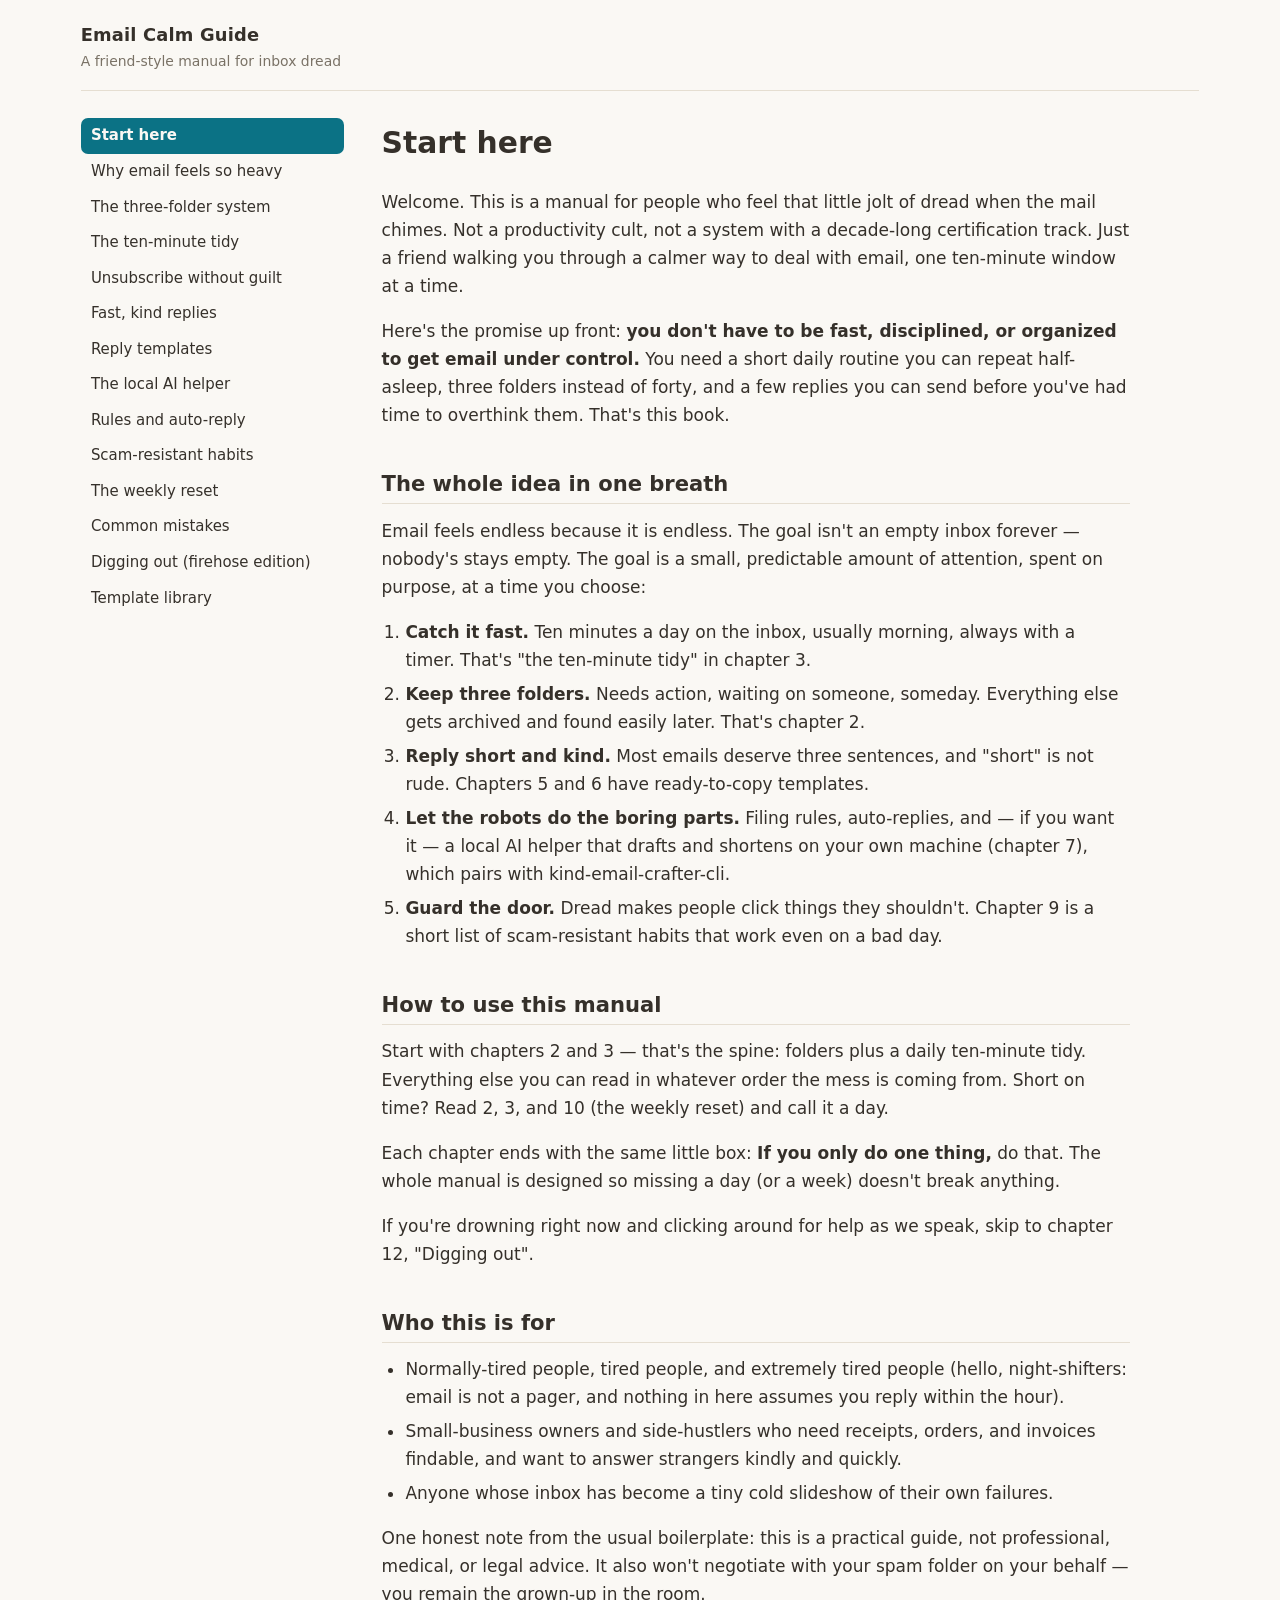
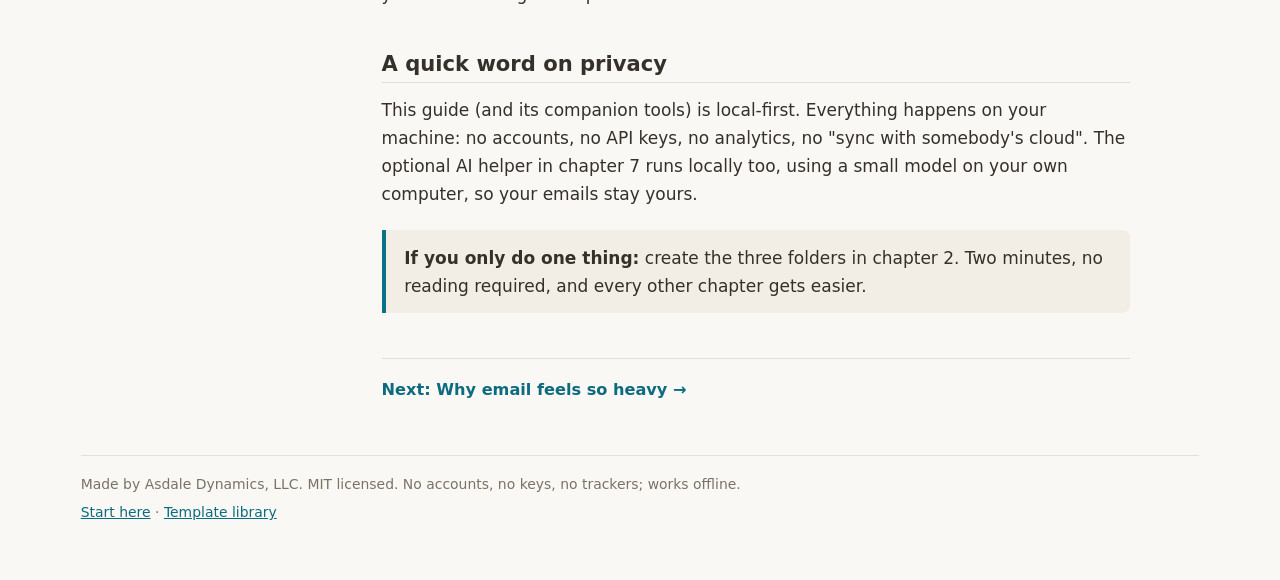
<file: site/index.html>
<!doctype html>
<html lang="en">
<head>
<meta charset="utf-8">
<meta name="viewport" content="width=device-width, initial-scale=1">
<meta name="description" content="Welcome. This is a manual for people who feel that little jolt of dread when the mail chimes. Not a productivity cult, not a system with a decade-l...">
<meta name="generator" content="build.py">
<link rel="stylesheet" href="style.css">
<link rel="icon" href="data:image/svg+xml,%3Csvg xmlns='http://www.w3.org/2000/svg' viewBox='0 0 100 100'%3E%3Crect width='100' height='100' rx='18' fill='%230b7285'/%3E%3Cpath d='M20 32h60v36H20z' fill='none' stroke='%23fbf9f6' stroke-width='7'/%3E%3Cpath d='M20 36l30 22 30-22' fill='none' stroke='%23fbf9f6' stroke-width='7'/%3E%3C/svg%3E">
<title>Start here &middot; Email Calm Guide</title>
</head>
<body>
<input id="nav-toggle" class="nav-toggle" type="checkbox" tabindex="-1" aria-hidden="true">
<div class="wrap">
<header class="masthead">
  <p class="brand"><a href="index.html">Email Calm Guide</a><span class="tagline">A friend-style manual for inbox dread</span></p>
  <label class="menu" for="nav-toggle">Menu</label>
</header>
<div class="layout">
<nav class="chapternav" aria-label="Chapters">
<ol>
<li><a class="here" aria-current="page" href="index.html">Start here</a></li>
<li><a href="01-why-email-feels-so-heavy.html">Why email feels so heavy</a></li>
<li><a href="02-the-three-folder-system.html">The three-folder system</a></li>
<li><a href="03-the-ten-minute-tidy.html">The ten-minute tidy</a></li>
<li><a href="04-unsubscribe-without-guilt.html">Unsubscribe without guilt</a></li>
<li><a href="05-fast-kind-replies.html">Fast, kind replies</a></li>
<li><a href="06-reply-templates.html">Reply templates</a></li>
<li><a href="07-the-local-ai-helper.html">The local AI helper</a></li>
<li><a href="08-rules-and-auto-reply.html">Rules and auto-reply</a></li>
<li><a href="09-scam-resistant-habits.html">Scam-resistant habits</a></li>
<li><a href="10-the-weekly-reset.html">The weekly reset</a></li>
<li><a href="11-common-mistakes.html">Common mistakes</a></li>
<li><a href="12-digging-out.html">Digging out (firehose edition)</a></li>
<li><a href="templates.html">Template library</a></li>
</ol>
</nav>
<main class="content" id="main">
<h1 id="start-here">Start here</h1>
<p>Welcome. This is a manual for people who feel that little jolt of dread when the mail chimes. Not a productivity cult, not a system with a decade-long certification track. Just a friend walking you through a calmer way to deal with email, one ten-minute window at a time.</p>
<p>Here&#x27;s the promise up front: <strong>you don&#x27;t have to be fast, disciplined, or organized to get email under control.</strong> You need a short daily routine you can repeat half-asleep, three folders instead of forty, and a few replies you can send before you&#x27;ve had time to overthink them. That&#x27;s this book.</p>
<h2 id="the-whole-idea-in-one-breath">The whole idea in one breath</h2>
<p>Email feels endless because it is endless. The goal isn&#x27;t an empty inbox forever — nobody&#x27;s stays empty. The goal is a small, predictable amount of attention, spent on purpose, at a time you choose:</p>
<ol><li><strong>Catch it fast.</strong> Ten minutes a day on the inbox, usually morning, always with a timer. That&#x27;s &quot;the ten-minute tidy&quot; in chapter 3.</li><li><strong>Keep three folders.</strong> Needs action, waiting on someone, someday. Everything else gets archived and found easily later. That&#x27;s chapter 2.</li><li><strong>Reply short and kind.</strong> Most emails deserve three sentences, and &quot;short&quot; is not rude. Chapters 5 and 6 have ready-to-copy templates.</li><li><strong>Let the robots do the boring parts.</strong> Filing rules, auto-replies, and — if you want it — a local AI helper that drafts and shortens on your own machine (chapter 7), which pairs with kind-email-crafter-cli.</li><li><strong>Guard the door.</strong> Dread makes people click things they shouldn&#x27;t. Chapter 9 is a short list of scam-resistant habits that work even on a bad day.</li></ol>
<h2 id="how-to-use-this-manual">How to use this manual</h2>
<p>Start with chapters 2 and 3 — that&#x27;s the spine: folders plus a daily ten-minute tidy. Everything else you can read in whatever order the mess is coming from. Short on time? Read 2, 3, and 10 (the weekly reset) and call it a day.</p>
<p>Each chapter ends with the same little box: <strong>If you only do one thing,</strong> do that. The whole manual is designed so missing a day (or a week) doesn&#x27;t break anything.</p>
<p>If you&#x27;re drowning right now and clicking around for help as we speak, skip to chapter 12, &quot;Digging out&quot;.</p>
<h2 id="who-this-is-for">Who this is for</h2>
<ul><li>Normally-tired people, tired people, and extremely tired people (hello, night-shifters: email is not a pager, and nothing in here assumes you reply within the hour).</li><li>Small-business owners and side-hustlers who need receipts, orders, and invoices findable, and want to answer strangers kindly and quickly.</li><li>Anyone whose inbox has become a tiny cold slideshow of their own failures.</li></ul>
<p>One honest note from the usual boilerplate: this is a practical guide, not professional, medical, or legal advice. It also won&#x27;t negotiate with your spam folder on your behalf — you remain the grown-up in the room.</p>
<h2 id="a-quick-word-on-privacy">A quick word on privacy</h2>
<p>This guide (and its companion tools) is local-first. Everything happens on your machine: no accounts, no API keys, no analytics, no &quot;sync with somebody&#x27;s cloud&quot;. The optional AI helper in chapter 7 runs locally too, using a small model on your own computer, so your emails stay yours.</p>
<blockquote><p><strong>If you only do one thing:</strong> create the three folders in chapter 2. Two minutes, no reading required, and every other chapter gets easier.</p></blockquote>
<nav class="pnav" aria-label="Adjacent pages"><a class="pnav-next" href="01-why-email-feels-so-heavy.html">Next: Why email feels so heavy &rarr;</a></nav>
</main>
</div>
<footer class="pagefoot">
<p>Made by Asdale Dynamics, LLC. MIT licensed. No accounts, no keys, no trackers; works offline.</p>
<p><a href="index.html">Start here</a> &middot; <a href="templates.html">Template library</a></p>
</footer>
</div>

</body>
</html>
</file>
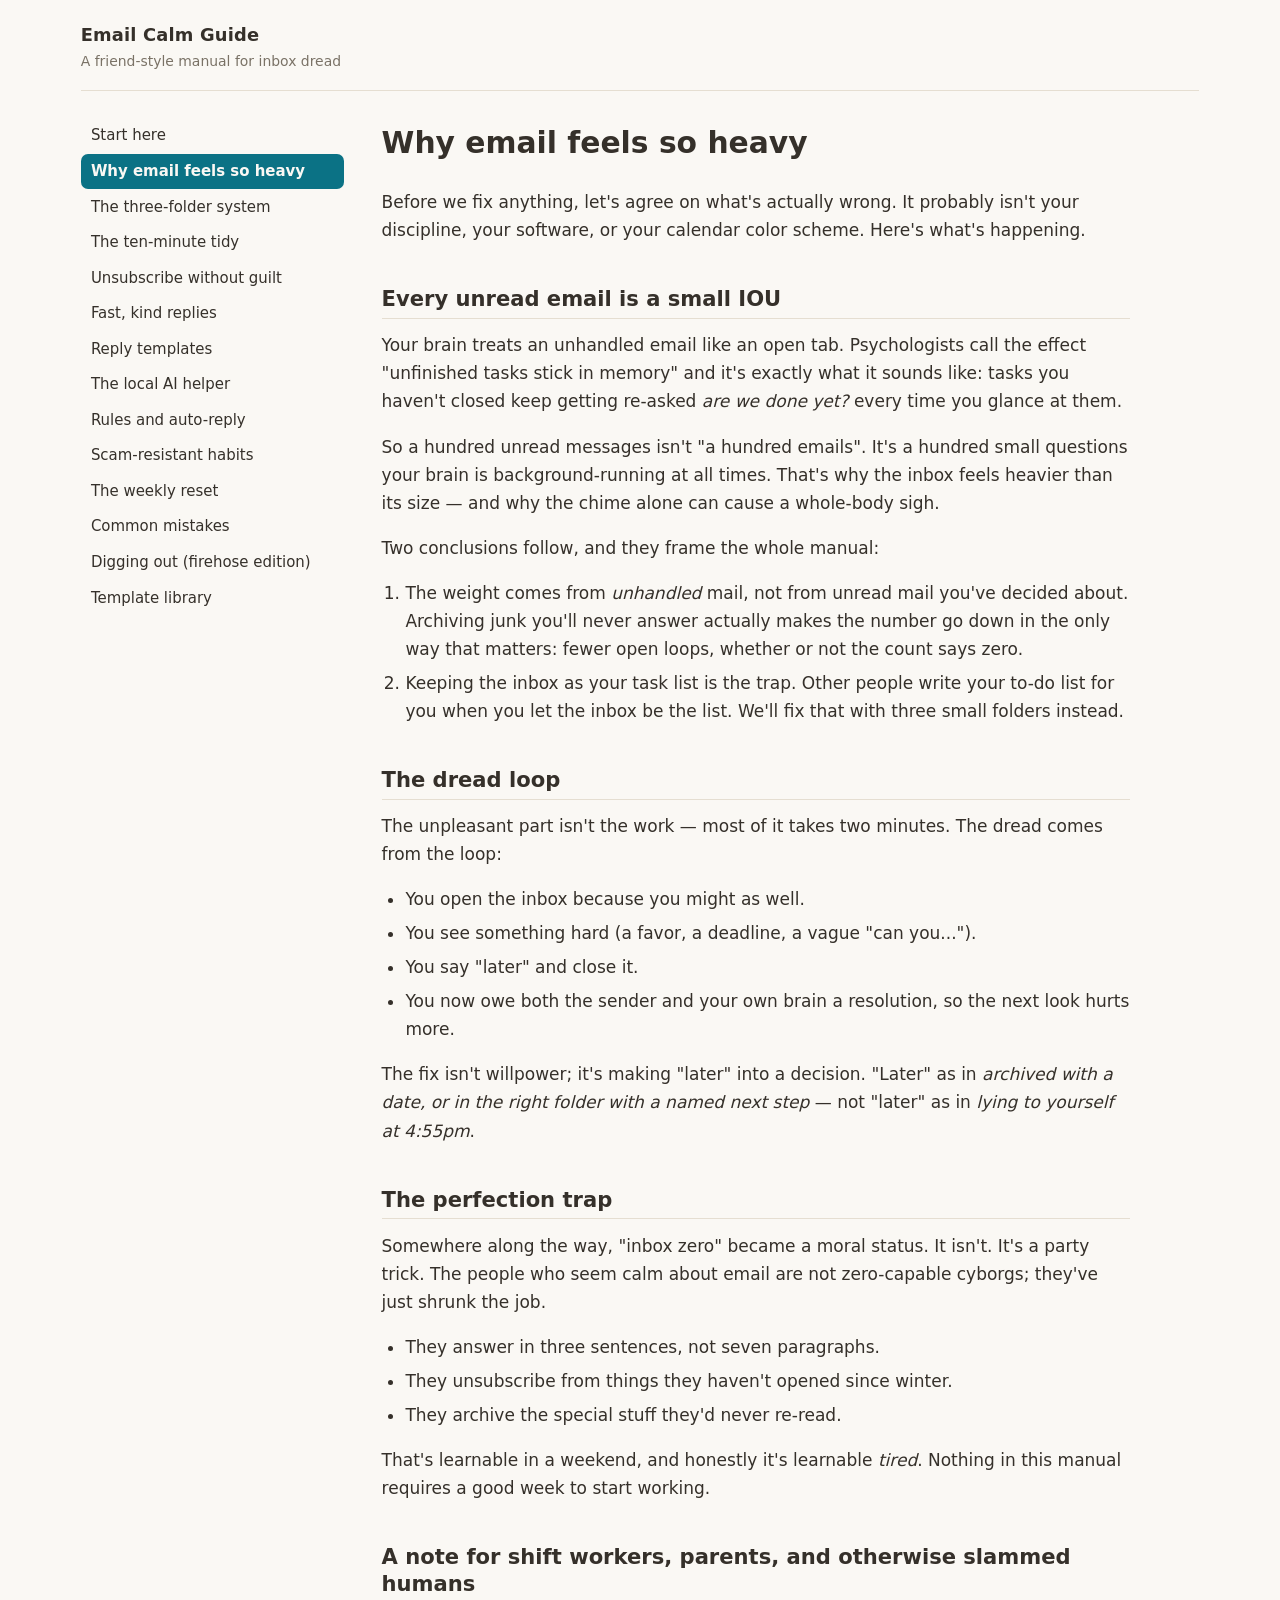
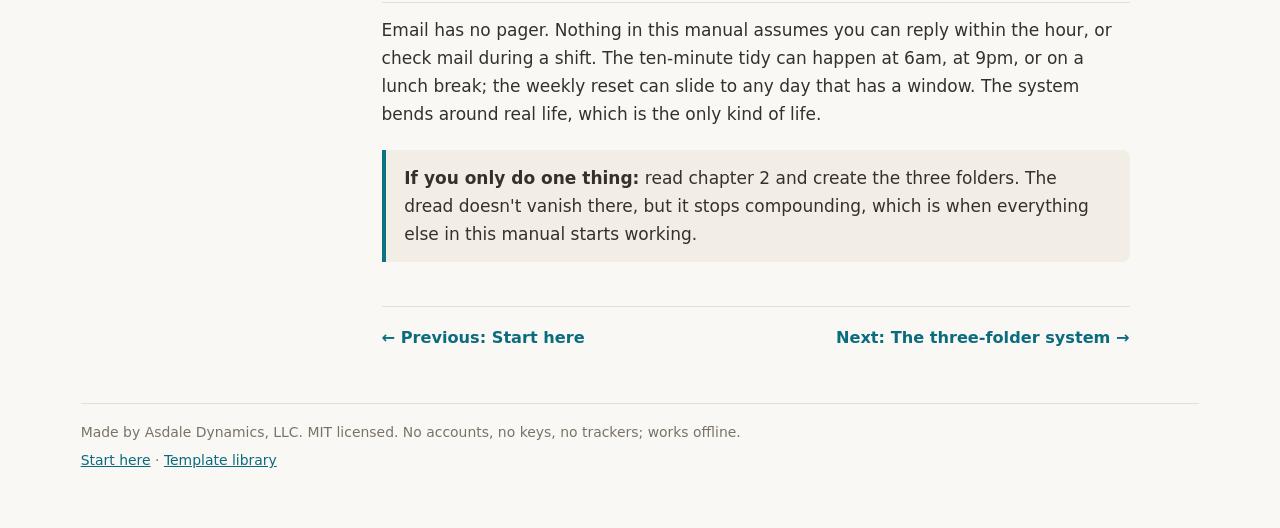
<file: site/01-why-email-feels-so-heavy.html>
<!doctype html>
<html lang="en">
<head>
<meta charset="utf-8">
<meta name="viewport" content="width=device-width, initial-scale=1">
<meta name="description" content="Before we fix anything, let&#x27;s agree on what&#x27;s actually wrong. It probably isn&#x27;t your discipline, your software, or your calendar color scheme. Here...">
<meta name="generator" content="build.py">
<link rel="stylesheet" href="style.css">
<link rel="icon" href="data:image/svg+xml,%3Csvg xmlns='http://www.w3.org/2000/svg' viewBox='0 0 100 100'%3E%3Crect width='100' height='100' rx='18' fill='%230b7285'/%3E%3Cpath d='M20 32h60v36H20z' fill='none' stroke='%23fbf9f6' stroke-width='7'/%3E%3Cpath d='M20 36l30 22 30-22' fill='none' stroke='%23fbf9f6' stroke-width='7'/%3E%3C/svg%3E">
<title>Why email feels so heavy &middot; Email Calm Guide</title>
</head>
<body>
<input id="nav-toggle" class="nav-toggle" type="checkbox" tabindex="-1" aria-hidden="true">
<div class="wrap">
<header class="masthead">
  <p class="brand"><a href="index.html">Email Calm Guide</a><span class="tagline">A friend-style manual for inbox dread</span></p>
  <label class="menu" for="nav-toggle">Menu</label>
</header>
<div class="layout">
<nav class="chapternav" aria-label="Chapters">
<ol>
<li><a href="index.html">Start here</a></li>
<li><a class="here" aria-current="page" href="01-why-email-feels-so-heavy.html">Why email feels so heavy</a></li>
<li><a href="02-the-three-folder-system.html">The three-folder system</a></li>
<li><a href="03-the-ten-minute-tidy.html">The ten-minute tidy</a></li>
<li><a href="04-unsubscribe-without-guilt.html">Unsubscribe without guilt</a></li>
<li><a href="05-fast-kind-replies.html">Fast, kind replies</a></li>
<li><a href="06-reply-templates.html">Reply templates</a></li>
<li><a href="07-the-local-ai-helper.html">The local AI helper</a></li>
<li><a href="08-rules-and-auto-reply.html">Rules and auto-reply</a></li>
<li><a href="09-scam-resistant-habits.html">Scam-resistant habits</a></li>
<li><a href="10-the-weekly-reset.html">The weekly reset</a></li>
<li><a href="11-common-mistakes.html">Common mistakes</a></li>
<li><a href="12-digging-out.html">Digging out (firehose edition)</a></li>
<li><a href="templates.html">Template library</a></li>
</ol>
</nav>
<main class="content" id="main">
<h1 id="why-email-feels-so-heavy">Why email feels so heavy</h1>
<p>Before we fix anything, let&#x27;s agree on what&#x27;s actually wrong. It probably isn&#x27;t your discipline, your software, or your calendar color scheme. Here&#x27;s what&#x27;s happening.</p>
<h2 id="every-unread-email-is-a-small-iou">Every unread email is a small IOU</h2>
<p>Your brain treats an unhandled email like an open tab. Psychologists call the effect &quot;unfinished tasks stick in memory&quot; and it&#x27;s exactly what it sounds like: tasks you haven&#x27;t closed keep getting re-asked <em>are we done yet?</em> every time you glance at them.</p>
<p>So a hundred unread messages isn&#x27;t &quot;a hundred emails&quot;. It&#x27;s a hundred small questions your brain is background-running at all times. That&#x27;s why the inbox feels heavier than its size — and why the chime alone can cause a whole-body sigh.</p>
<p>Two conclusions follow, and they frame the whole manual:</p>
<ol><li>The weight comes from <em>unhandled</em> mail, not from unread mail you&#x27;ve decided about. Archiving junk you&#x27;ll never answer actually makes the number go down in the only way that matters: fewer open loops, whether or not the count says zero.</li><li>Keeping the inbox as your task list is the trap. Other people write your to-do list for you when you let the inbox be the list. We&#x27;ll fix that with three small folders instead.</li></ol>
<h2 id="the-dread-loop">The dread loop</h2>
<p>The unpleasant part isn&#x27;t the work — most of it takes two minutes. The dread comes from the loop:</p>
<ul><li>You open the inbox because you might as well.</li><li>You see something hard (a favor, a deadline, a vague &quot;can you...&quot;).</li><li>You say &quot;later&quot; and close it.</li><li>You now owe both the sender and your own brain a resolution, so the next look hurts more.</li></ul>
<p>The fix isn&#x27;t willpower; it&#x27;s making &quot;later&quot; into a decision. &quot;Later&quot; as in <em>archived with a date, or in the right folder with a named next step</em> — not &quot;later&quot; as in <em>lying to yourself at 4:55pm</em>.</p>
<h2 id="the-perfection-trap">The perfection trap</h2>
<p>Somewhere along the way, &quot;inbox zero&quot; became a moral status. It isn&#x27;t. It&#x27;s a party trick. The people who seem calm about email are not zero-capable cyborgs; they&#x27;ve just shrunk the job.</p>
<ul><li>They answer in three sentences, not seven paragraphs.</li><li>They unsubscribe from things they haven&#x27;t opened since winter.</li><li>They archive the special stuff they&#x27;d never re-read.</li></ul>
<p>That&#x27;s learnable in a weekend, and honestly it&#x27;s learnable <em>tired</em>. Nothing in this manual requires a good week to start working.</p>
<h2 id="a-note-for-shift-workers-parents-and-otherwise-slammed-humans">A note for shift workers, parents, and otherwise slammed humans</h2>
<p>Email has no pager. Nothing in this manual assumes you can reply within the hour, or check mail during a shift. The ten-minute tidy can happen at 6am, at 9pm, or on a lunch break; the weekly reset can slide to any day that has a window. The system bends around real life, which is the only kind of life.</p>
<blockquote><p><strong>If you only do one thing:</strong> read chapter 2 and create the three folders. The dread doesn&#x27;t vanish there, but it stops compounding, which is when everything else in this manual starts working.</p></blockquote>
<nav class="pnav" aria-label="Adjacent pages"><a class="pnav-prev" href="index.html">&larr; Previous: Start here</a>
<a class="pnav-next" href="02-the-three-folder-system.html">Next: The three-folder system &rarr;</a></nav>
</main>
</div>
<footer class="pagefoot">
<p>Made by Asdale Dynamics, LLC. MIT licensed. No accounts, no keys, no trackers; works offline.</p>
<p><a href="index.html">Start here</a> &middot; <a href="templates.html">Template library</a></p>
</footer>
</div>

</body>
</html>
</file>
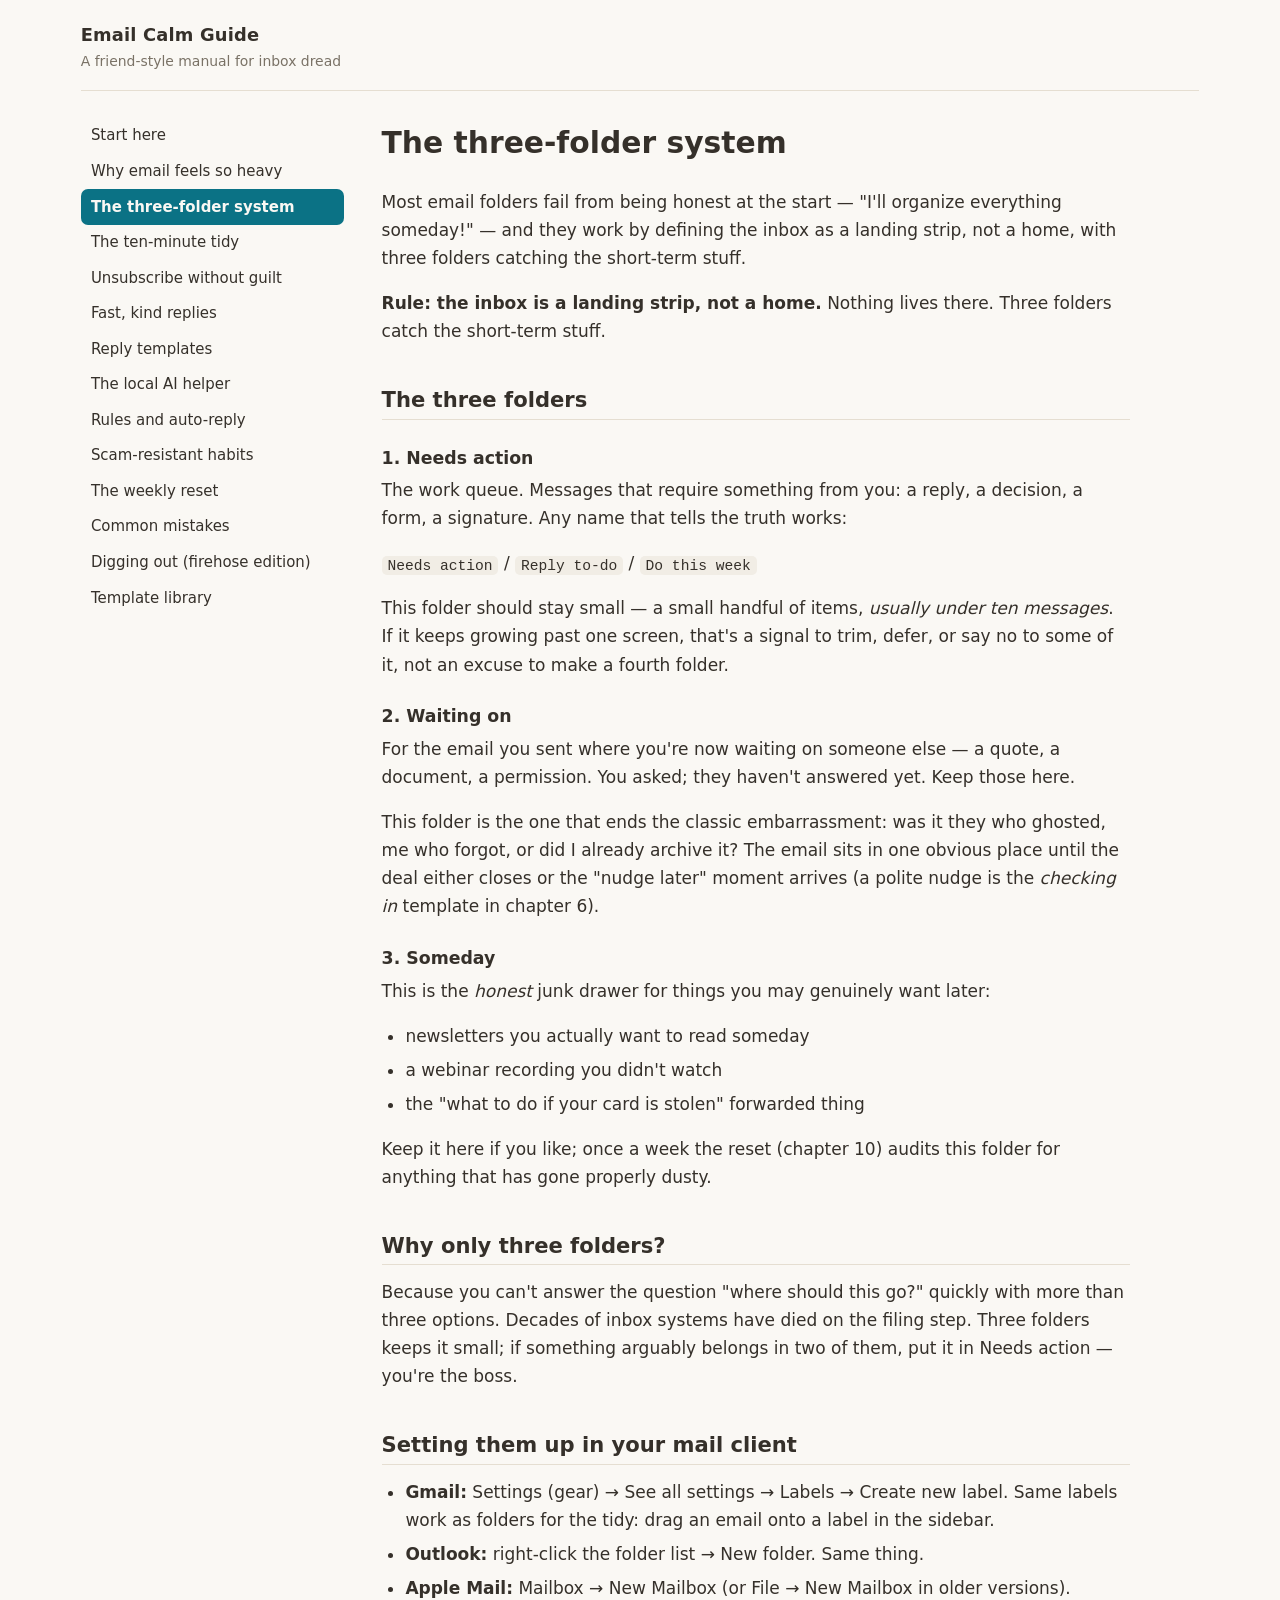
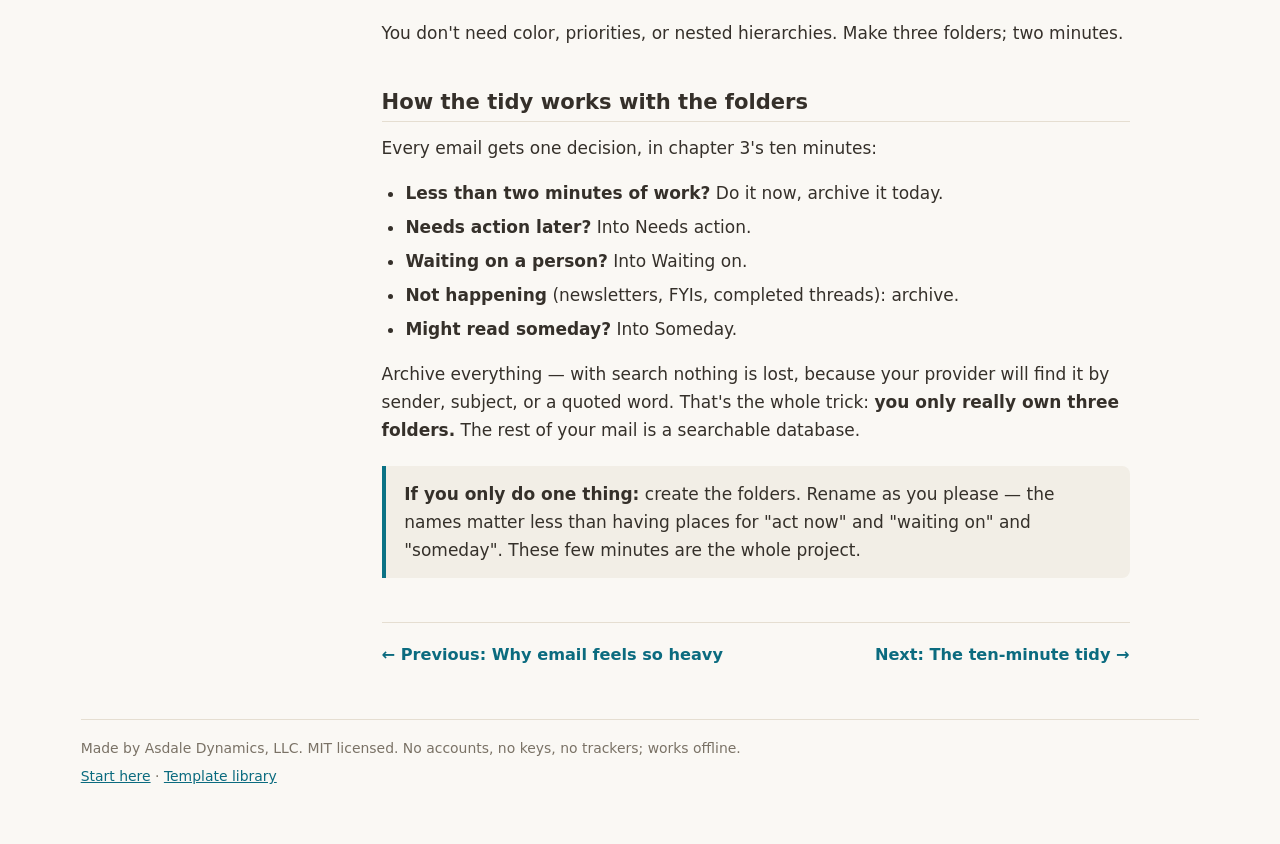
<file: site/02-the-three-folder-system.html>
<!doctype html>
<html lang="en">
<head>
<meta charset="utf-8">
<meta name="viewport" content="width=device-width, initial-scale=1">
<meta name="description" content="Most email folders fail from being honest at the start — &quot;I&#x27;ll organize everything someday!&quot; — and they work by defining the inbox as a landing str...">
<meta name="generator" content="build.py">
<link rel="stylesheet" href="style.css">
<link rel="icon" href="data:image/svg+xml,%3Csvg xmlns='http://www.w3.org/2000/svg' viewBox='0 0 100 100'%3E%3Crect width='100' height='100' rx='18' fill='%230b7285'/%3E%3Cpath d='M20 32h60v36H20z' fill='none' stroke='%23fbf9f6' stroke-width='7'/%3E%3Cpath d='M20 36l30 22 30-22' fill='none' stroke='%23fbf9f6' stroke-width='7'/%3E%3C/svg%3E">
<title>The three-folder system &middot; Email Calm Guide</title>
</head>
<body>
<input id="nav-toggle" class="nav-toggle" type="checkbox" tabindex="-1" aria-hidden="true">
<div class="wrap">
<header class="masthead">
  <p class="brand"><a href="index.html">Email Calm Guide</a><span class="tagline">A friend-style manual for inbox dread</span></p>
  <label class="menu" for="nav-toggle">Menu</label>
</header>
<div class="layout">
<nav class="chapternav" aria-label="Chapters">
<ol>
<li><a href="index.html">Start here</a></li>
<li><a href="01-why-email-feels-so-heavy.html">Why email feels so heavy</a></li>
<li><a class="here" aria-current="page" href="02-the-three-folder-system.html">The three-folder system</a></li>
<li><a href="03-the-ten-minute-tidy.html">The ten-minute tidy</a></li>
<li><a href="04-unsubscribe-without-guilt.html">Unsubscribe without guilt</a></li>
<li><a href="05-fast-kind-replies.html">Fast, kind replies</a></li>
<li><a href="06-reply-templates.html">Reply templates</a></li>
<li><a href="07-the-local-ai-helper.html">The local AI helper</a></li>
<li><a href="08-rules-and-auto-reply.html">Rules and auto-reply</a></li>
<li><a href="09-scam-resistant-habits.html">Scam-resistant habits</a></li>
<li><a href="10-the-weekly-reset.html">The weekly reset</a></li>
<li><a href="11-common-mistakes.html">Common mistakes</a></li>
<li><a href="12-digging-out.html">Digging out (firehose edition)</a></li>
<li><a href="templates.html">Template library</a></li>
</ol>
</nav>
<main class="content" id="main">
<h1 id="the-three-folder-system">The three-folder system</h1>
<p>Most email folders fail from being honest at the start — &quot;I&#x27;ll organize everything someday!&quot; — and they work by defining the inbox as a landing strip, not a home, with three folders catching the short-term stuff.</p>
<p><strong>Rule: the inbox is a landing strip, not a home.</strong> Nothing lives there. Three folders catch the short-term stuff.</p>
<h2 id="the-three-folders">The three folders</h2>
<h3 id="1-needs-action">1. Needs action</h3>
<p>The work queue. Messages that require something from you: a reply, a decision, a form, a signature. Any name that tells the truth works:</p>
<p><code>Needs action</code> / <code>Reply to-do</code> / <code>Do this week</code></p>
<p>This folder should stay small — a small handful of items, <em>usually under ten messages</em>. If it keeps growing past one screen, that&#x27;s a signal to trim, defer, or say no to some of it, not an excuse to make a fourth folder.</p>
<h3 id="2-waiting-on">2. Waiting on</h3>
<p>For the email you sent where you&#x27;re now waiting on someone else — a quote, a document, a permission. You asked; they haven&#x27;t answered yet. Keep those here.</p>
<p>This folder is the one that ends the classic embarrassment: was it they who ghosted, me who forgot, or did I already archive it? The email sits in one obvious place until the deal either closes or the &quot;nudge later&quot; moment arrives (a polite nudge is the <em>checking in</em> template in chapter 6).</p>
<h3 id="3-someday">3. Someday</h3>
<p>This is the <em>honest</em> junk drawer for things you may genuinely want later:</p>
<ul><li>newsletters you actually want to read someday</li><li>a webinar recording you didn&#x27;t watch</li><li>the &quot;what to do if your card is stolen&quot; forwarded thing</li></ul>
<p>Keep it here if you like; once a week the reset (chapter 10) audits this folder for anything that has gone properly dusty.</p>
<h2 id="why-only-three-folders">Why only three folders?</h2>
<p>Because you can&#x27;t answer the question &quot;where should this go?&quot; quickly with more than three options. Decades of inbox systems have died on the filing step. Three folders keeps it small; if something arguably belongs in two of them, put it in Needs action — you&#x27;re the boss.</p>
<h2 id="setting-them-up-in-your-mail-client">Setting them up in your mail client</h2>
<ul><li><strong>Gmail:</strong> Settings (gear) → See all settings → Labels → Create new label. Same labels work as folders for the tidy: drag an email onto a label in the sidebar.</li><li><strong>Outlook:</strong> right-click the folder list → New folder. Same thing.</li><li><strong>Apple Mail:</strong> Mailbox → New Mailbox (or File → New Mailbox in older versions).</li></ul>
<p>You don&#x27;t need color, priorities, or nested hierarchies. Make three folders; two minutes.</p>
<h2 id="how-the-tidy-works-with-the-folders">How the tidy works with the folders</h2>
<p>Every email gets one decision, in chapter 3&#x27;s ten minutes:</p>
<ul><li><strong>Less than two minutes of work?</strong> Do it now, archive it today.</li><li><strong>Needs action later?</strong> Into Needs action.</li><li><strong>Waiting on a person?</strong> Into Waiting on.</li><li><strong>Not happening</strong> (newsletters, FYIs, completed threads): archive.</li><li><strong>Might read someday?</strong> Into Someday.</li></ul>
<p>Archive everything — with search nothing is lost, because your provider will find it by sender, subject, or a quoted word. That&#x27;s the whole trick: <strong>you only really own three folders.</strong> The rest of your mail is a searchable database.</p>
<blockquote><p><strong>If you only do one thing:</strong> create the folders. Rename as you please — the names matter less than having places for &quot;act now&quot; and &quot;waiting on&quot; and &quot;someday&quot;. These few minutes are the whole project.</p></blockquote>
<nav class="pnav" aria-label="Adjacent pages"><a class="pnav-prev" href="01-why-email-feels-so-heavy.html">&larr; Previous: Why email feels so heavy</a>
<a class="pnav-next" href="03-the-ten-minute-tidy.html">Next: The ten-minute tidy &rarr;</a></nav>
</main>
</div>
<footer class="pagefoot">
<p>Made by Asdale Dynamics, LLC. MIT licensed. No accounts, no keys, no trackers; works offline.</p>
<p><a href="index.html">Start here</a> &middot; <a href="templates.html">Template library</a></p>
</footer>
</div>

</body>
</html>
</file>
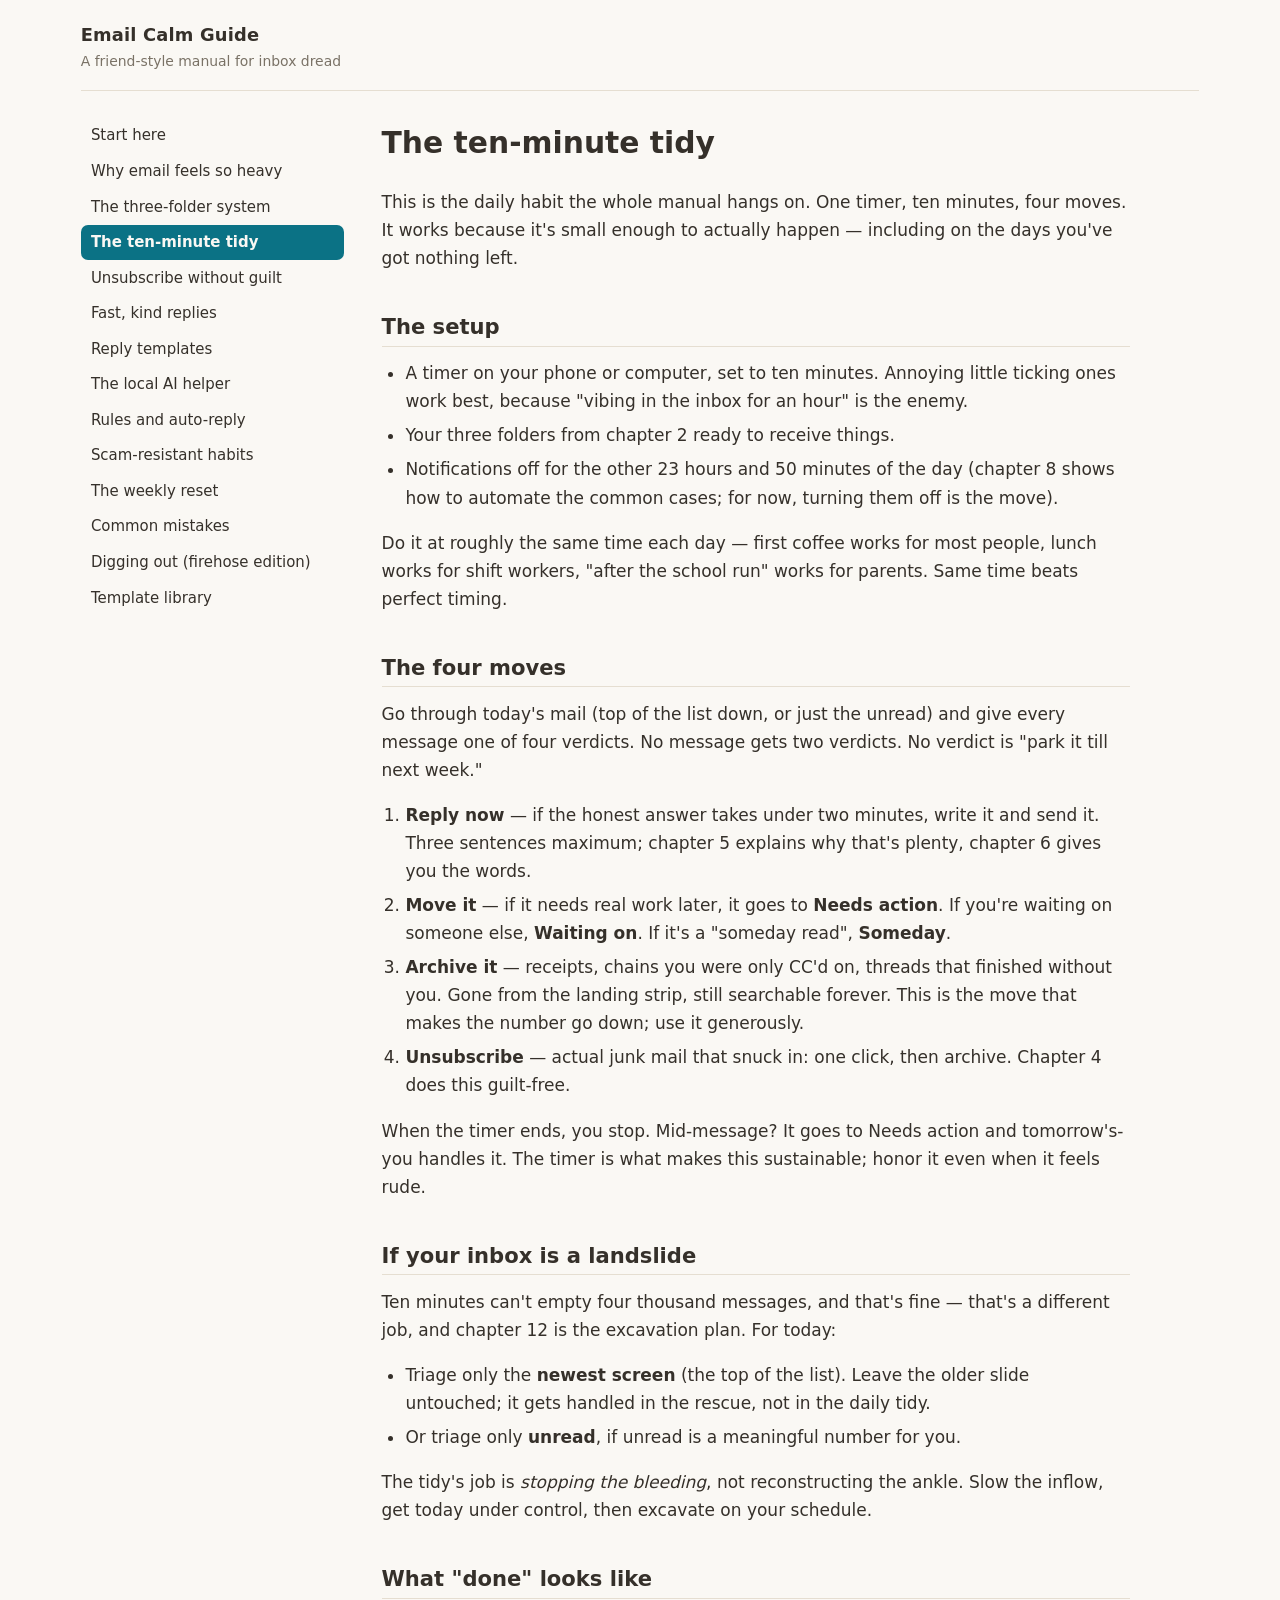
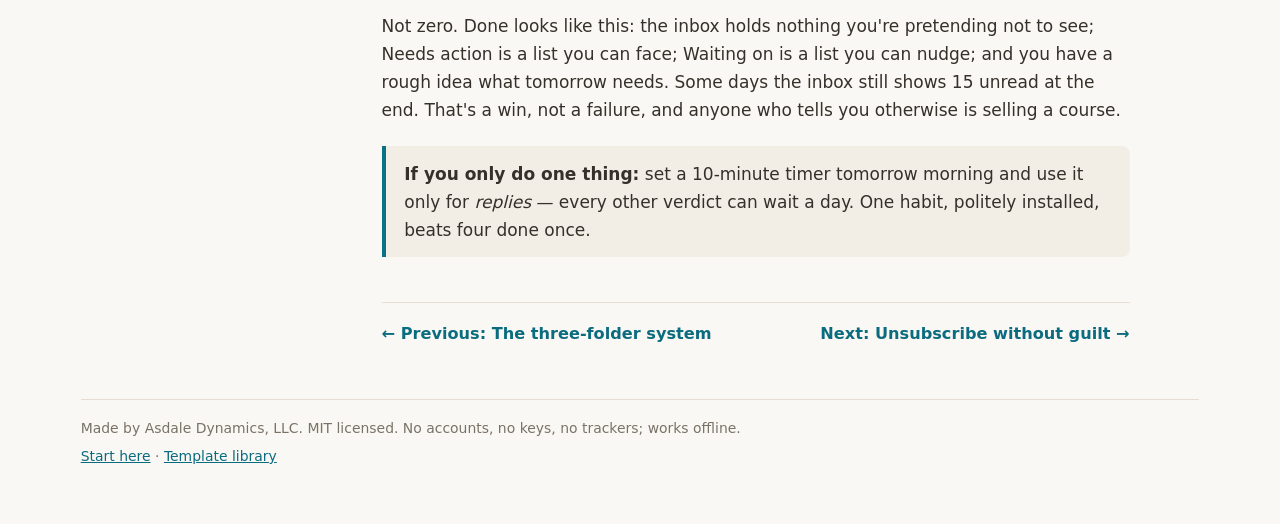
<file: site/03-the-ten-minute-tidy.html>
<!doctype html>
<html lang="en">
<head>
<meta charset="utf-8">
<meta name="viewport" content="width=device-width, initial-scale=1">
<meta name="description" content="This is the daily habit the whole manual hangs on. One timer, ten minutes, four moves. It works because it&#x27;s small enough to actually happen — incl...">
<meta name="generator" content="build.py">
<link rel="stylesheet" href="style.css">
<link rel="icon" href="data:image/svg+xml,%3Csvg xmlns='http://www.w3.org/2000/svg' viewBox='0 0 100 100'%3E%3Crect width='100' height='100' rx='18' fill='%230b7285'/%3E%3Cpath d='M20 32h60v36H20z' fill='none' stroke='%23fbf9f6' stroke-width='7'/%3E%3Cpath d='M20 36l30 22 30-22' fill='none' stroke='%23fbf9f6' stroke-width='7'/%3E%3C/svg%3E">
<title>The ten-minute tidy &middot; Email Calm Guide</title>
</head>
<body>
<input id="nav-toggle" class="nav-toggle" type="checkbox" tabindex="-1" aria-hidden="true">
<div class="wrap">
<header class="masthead">
  <p class="brand"><a href="index.html">Email Calm Guide</a><span class="tagline">A friend-style manual for inbox dread</span></p>
  <label class="menu" for="nav-toggle">Menu</label>
</header>
<div class="layout">
<nav class="chapternav" aria-label="Chapters">
<ol>
<li><a href="index.html">Start here</a></li>
<li><a href="01-why-email-feels-so-heavy.html">Why email feels so heavy</a></li>
<li><a href="02-the-three-folder-system.html">The three-folder system</a></li>
<li><a class="here" aria-current="page" href="03-the-ten-minute-tidy.html">The ten-minute tidy</a></li>
<li><a href="04-unsubscribe-without-guilt.html">Unsubscribe without guilt</a></li>
<li><a href="05-fast-kind-replies.html">Fast, kind replies</a></li>
<li><a href="06-reply-templates.html">Reply templates</a></li>
<li><a href="07-the-local-ai-helper.html">The local AI helper</a></li>
<li><a href="08-rules-and-auto-reply.html">Rules and auto-reply</a></li>
<li><a href="09-scam-resistant-habits.html">Scam-resistant habits</a></li>
<li><a href="10-the-weekly-reset.html">The weekly reset</a></li>
<li><a href="11-common-mistakes.html">Common mistakes</a></li>
<li><a href="12-digging-out.html">Digging out (firehose edition)</a></li>
<li><a href="templates.html">Template library</a></li>
</ol>
</nav>
<main class="content" id="main">
<h1 id="the-ten-minute-tidy">The ten-minute tidy</h1>
<p>This is the daily habit the whole manual hangs on. One timer, ten minutes, four moves. It works because it&#x27;s small enough to actually happen — including on the days you&#x27;ve got nothing left.</p>
<h2 id="the-setup">The setup</h2>
<ul><li>A timer on your phone or computer, set to ten minutes. Annoying little ticking ones work best, because &quot;vibing in the inbox for an hour&quot; is the enemy.</li><li>Your three folders from chapter 2 ready to receive things.</li><li>Notifications off for the other 23 hours and 50 minutes of the day (chapter 8 shows how to automate the common cases; for now, turning them off is the move).</li></ul>
<p>Do it at roughly the same time each day — first coffee works for most people, lunch works for shift workers, &quot;after the school run&quot; works for parents. Same time beats perfect timing.</p>
<h2 id="the-four-moves">The four moves</h2>
<p>Go through today&#x27;s mail (top of the list down, or just the unread) and give every message one of four verdicts. No message gets two verdicts. No verdict is &quot;park it till next week.&quot;</p>
<ol><li><strong>Reply now</strong> — if the honest answer takes under two minutes, write it and send it. Three sentences maximum; chapter 5 explains why that&#x27;s plenty, chapter 6 gives you the words.</li><li><strong>Move it</strong> — if it needs real work later, it goes to <strong>Needs action</strong>. If you&#x27;re waiting on someone else, <strong>Waiting on</strong>. If it&#x27;s a &quot;someday read&quot;, <strong>Someday</strong>.</li><li><strong>Archive it</strong> — receipts, chains you were only CC&#x27;d on, threads that finished without you. Gone from the landing strip, still searchable forever. This is the move that makes the number go down; use it generously.</li><li><strong>Unsubscribe</strong> — actual junk mail that snuck in: one click, then archive. Chapter 4 does this guilt-free.</li></ol>
<p>When the timer ends, you stop. Mid-message? It goes to Needs action and tomorrow&#x27;s-you handles it. The timer is what makes this sustainable; honor it even when it feels rude.</p>
<h2 id="if-your-inbox-is-a-landslide">If your inbox is a landslide</h2>
<p>Ten minutes can&#x27;t empty four thousand messages, and that&#x27;s fine — that&#x27;s a different job, and chapter 12 is the excavation plan. For today:</p>
<ul><li>Triage only the <strong>newest screen</strong> (the top of the list). Leave the older slide untouched; it gets handled in the rescue, not in the daily tidy.</li><li>Or triage only <strong>unread</strong>, if unread is a meaningful number for you.</li></ul>
<p>The tidy&#x27;s job is <em>stopping the bleeding</em>, not reconstructing the ankle. Slow the inflow, get today under control, then excavate on your schedule.</p>
<h2 id="what-done-looks-like">What &quot;done&quot; looks like</h2>
<p>Not zero. Done looks like this: the inbox holds nothing you&#x27;re pretending not to see; Needs action is a list you can face; Waiting on is a list you can nudge; and you have a rough idea what tomorrow needs. Some days the inbox still shows 15 unread at the end. That&#x27;s a win, not a failure, and anyone who tells you otherwise is selling a course.</p>
<blockquote><p><strong>If you only do one thing:</strong> set a 10-minute timer tomorrow morning and use it only for <em>replies</em> — every other verdict can wait a day. One habit, politely installed, beats four done once.</p></blockquote>
<nav class="pnav" aria-label="Adjacent pages"><a class="pnav-prev" href="02-the-three-folder-system.html">&larr; Previous: The three-folder system</a>
<a class="pnav-next" href="04-unsubscribe-without-guilt.html">Next: Unsubscribe without guilt &rarr;</a></nav>
</main>
</div>
<footer class="pagefoot">
<p>Made by Asdale Dynamics, LLC. MIT licensed. No accounts, no keys, no trackers; works offline.</p>
<p><a href="index.html">Start here</a> &middot; <a href="templates.html">Template library</a></p>
</footer>
</div>

</body>
</html>
</file>
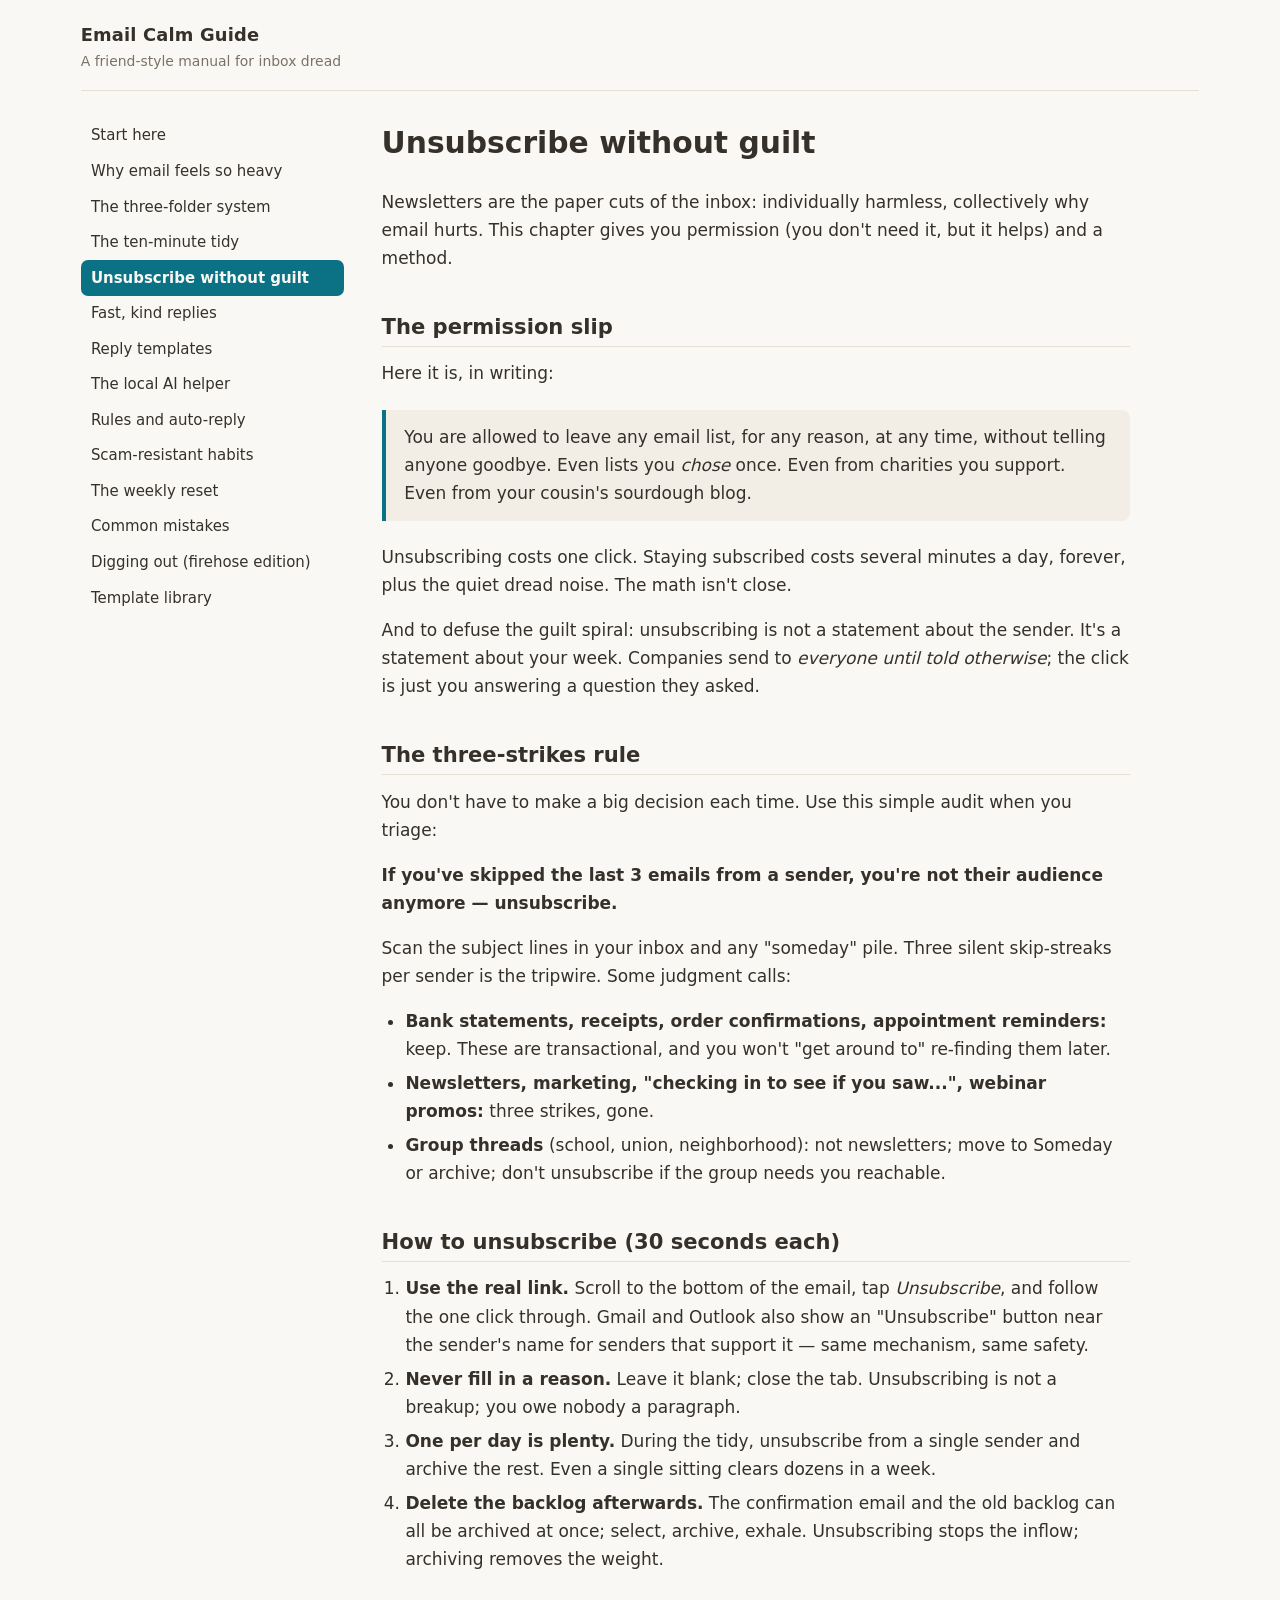
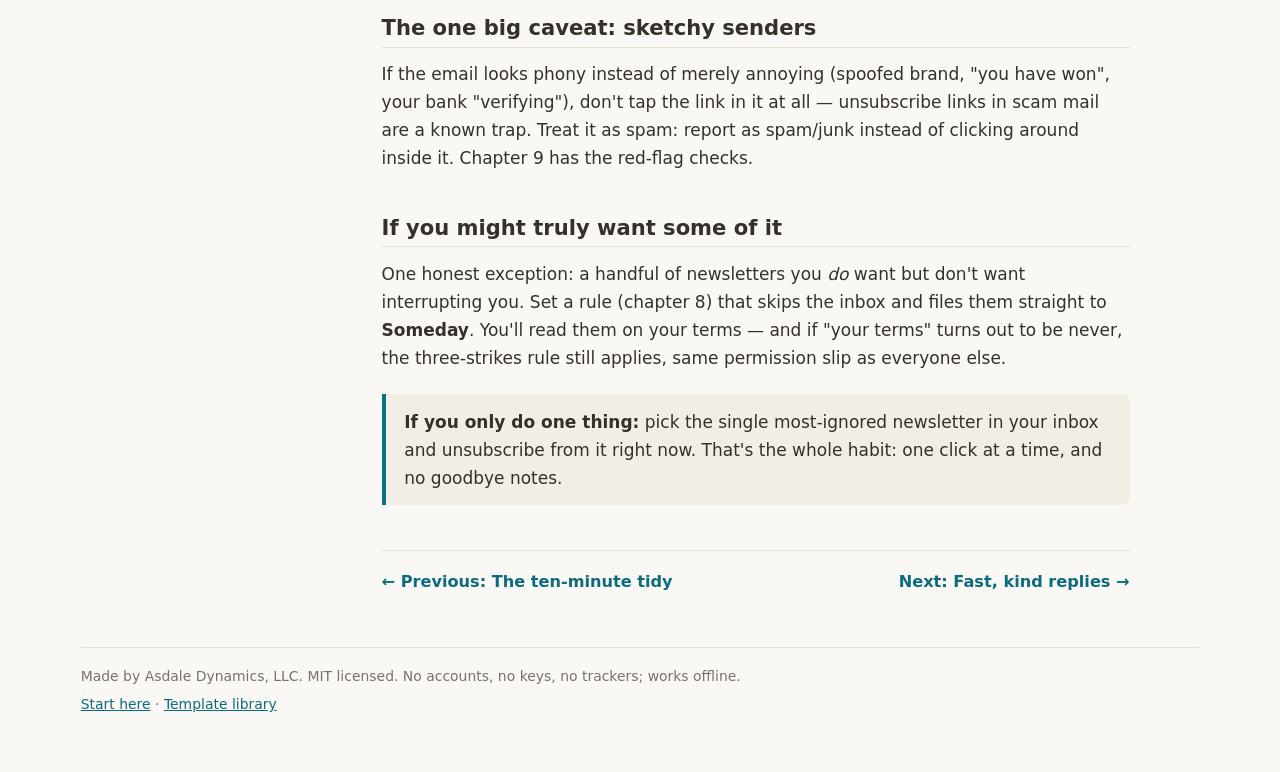
<file: site/04-unsubscribe-without-guilt.html>
<!doctype html>
<html lang="en">
<head>
<meta charset="utf-8">
<meta name="viewport" content="width=device-width, initial-scale=1">
<meta name="description" content="Newsletters are the paper cuts of the inbox: individually harmless, collectively why email hurts. This chapter gives you permission (you don&#x27;t need...">
<meta name="generator" content="build.py">
<link rel="stylesheet" href="style.css">
<link rel="icon" href="data:image/svg+xml,%3Csvg xmlns='http://www.w3.org/2000/svg' viewBox='0 0 100 100'%3E%3Crect width='100' height='100' rx='18' fill='%230b7285'/%3E%3Cpath d='M20 32h60v36H20z' fill='none' stroke='%23fbf9f6' stroke-width='7'/%3E%3Cpath d='M20 36l30 22 30-22' fill='none' stroke='%23fbf9f6' stroke-width='7'/%3E%3C/svg%3E">
<title>Unsubscribe without guilt &middot; Email Calm Guide</title>
</head>
<body>
<input id="nav-toggle" class="nav-toggle" type="checkbox" tabindex="-1" aria-hidden="true">
<div class="wrap">
<header class="masthead">
  <p class="brand"><a href="index.html">Email Calm Guide</a><span class="tagline">A friend-style manual for inbox dread</span></p>
  <label class="menu" for="nav-toggle">Menu</label>
</header>
<div class="layout">
<nav class="chapternav" aria-label="Chapters">
<ol>
<li><a href="index.html">Start here</a></li>
<li><a href="01-why-email-feels-so-heavy.html">Why email feels so heavy</a></li>
<li><a href="02-the-three-folder-system.html">The three-folder system</a></li>
<li><a href="03-the-ten-minute-tidy.html">The ten-minute tidy</a></li>
<li><a class="here" aria-current="page" href="04-unsubscribe-without-guilt.html">Unsubscribe without guilt</a></li>
<li><a href="05-fast-kind-replies.html">Fast, kind replies</a></li>
<li><a href="06-reply-templates.html">Reply templates</a></li>
<li><a href="07-the-local-ai-helper.html">The local AI helper</a></li>
<li><a href="08-rules-and-auto-reply.html">Rules and auto-reply</a></li>
<li><a href="09-scam-resistant-habits.html">Scam-resistant habits</a></li>
<li><a href="10-the-weekly-reset.html">The weekly reset</a></li>
<li><a href="11-common-mistakes.html">Common mistakes</a></li>
<li><a href="12-digging-out.html">Digging out (firehose edition)</a></li>
<li><a href="templates.html">Template library</a></li>
</ol>
</nav>
<main class="content" id="main">
<h1 id="unsubscribe-without-guilt">Unsubscribe without guilt</h1>
<p>Newsletters are the paper cuts of the inbox: individually harmless, collectively why email hurts. This chapter gives you permission (you don&#x27;t need it, but it helps) and a method.</p>
<h2 id="the-permission-slip">The permission slip</h2>
<p>Here it is, in writing:</p>
<blockquote><p>You are allowed to leave any email list, for any reason, at any time, without telling anyone goodbye. Even lists you <em>chose</em> once. Even from charities you support. Even from your cousin&#x27;s sourdough blog.</p></blockquote>
<p>Unsubscribing costs one click. Staying subscribed costs several minutes a day, forever, plus the quiet dread noise. The math isn&#x27;t close.</p>
<p>And to defuse the guilt spiral: unsubscribing is not a statement about the sender. It&#x27;s a statement about your week. Companies send to <em>everyone until told otherwise</em>; the click is just you answering a question they asked.</p>
<h2 id="the-three-strikes-rule">The three-strikes rule</h2>
<p>You don&#x27;t have to make a big decision each time. Use this simple audit when you triage:</p>
<p><strong>If you&#x27;ve skipped the last 3 emails from a sender, you&#x27;re not their audience anymore — unsubscribe.</strong></p>
<p>Scan the subject lines in your inbox and any &quot;someday&quot; pile. Three silent skip-streaks per sender is the tripwire. Some judgment calls:</p>
<ul><li><strong>Bank statements, receipts, order confirmations, appointment reminders:</strong> keep. These are transactional, and you won&#x27;t &quot;get around to&quot; re-finding them later.</li><li><strong>Newsletters, marketing, &quot;checking in to see if you saw...&quot;, webinar promos:</strong> three strikes, gone.</li><li><strong>Group threads</strong> (school, union, neighborhood): not newsletters; move to Someday or archive; don&#x27;t unsubscribe if the group needs you reachable.</li></ul>
<h2 id="how-to-unsubscribe-30-seconds-each">How to unsubscribe (30 seconds each)</h2>
<ol><li><strong>Use the real link.</strong> Scroll to the bottom of the email, tap <em>Unsubscribe</em>, and follow the one click through. Gmail and Outlook also show an &quot;Unsubscribe&quot; button near the sender&#x27;s name for senders that support it — same mechanism, same safety.</li><li><strong>Never fill in a reason.</strong> Leave it blank; close the tab. Unsubscribing is not a breakup; you owe nobody a paragraph.</li><li><strong>One per day is plenty.</strong> During the tidy, unsubscribe from a single sender and archive the rest. Even a single sitting clears dozens in a week.</li><li><strong>Delete the backlog afterwards.</strong> The confirmation email and the old backlog can all be archived at once; select, archive, exhale. Unsubscribing stops the inflow; archiving removes the weight.</li></ol>
<h2 id="the-one-big-caveat-sketchy-senders">The one big caveat: sketchy senders</h2>
<p>If the email looks phony instead of merely annoying (spoofed brand, &quot;you have won&quot;, your bank &quot;verifying&quot;), don&#x27;t tap the link in it at all — unsubscribe links in scam mail are a known trap. Treat it as spam: report as spam/junk instead of clicking around inside it. Chapter 9 has the red-flag checks.</p>
<h2 id="if-you-might-truly-want-some-of-it">If you might truly want some of it</h2>
<p>One honest exception: a handful of newsletters you <em>do</em> want but don&#x27;t want interrupting you. Set a rule (chapter 8) that skips the inbox and files them straight to <strong>Someday</strong>. You&#x27;ll read them on your terms — and if &quot;your terms&quot; turns out to be never, the three-strikes rule still applies, same permission slip as everyone else.</p>
<blockquote><p><strong>If you only do one thing:</strong> pick the single most-ignored newsletter in your inbox and unsubscribe from it right now. That&#x27;s the whole habit: one click at a time, and no goodbye notes.</p></blockquote>
<nav class="pnav" aria-label="Adjacent pages"><a class="pnav-prev" href="03-the-ten-minute-tidy.html">&larr; Previous: The ten-minute tidy</a>
<a class="pnav-next" href="05-fast-kind-replies.html">Next: Fast, kind replies &rarr;</a></nav>
</main>
</div>
<footer class="pagefoot">
<p>Made by Asdale Dynamics, LLC. MIT licensed. No accounts, no keys, no trackers; works offline.</p>
<p><a href="index.html">Start here</a> &middot; <a href="templates.html">Template library</a></p>
</footer>
</div>

</body>
</html>
</file>
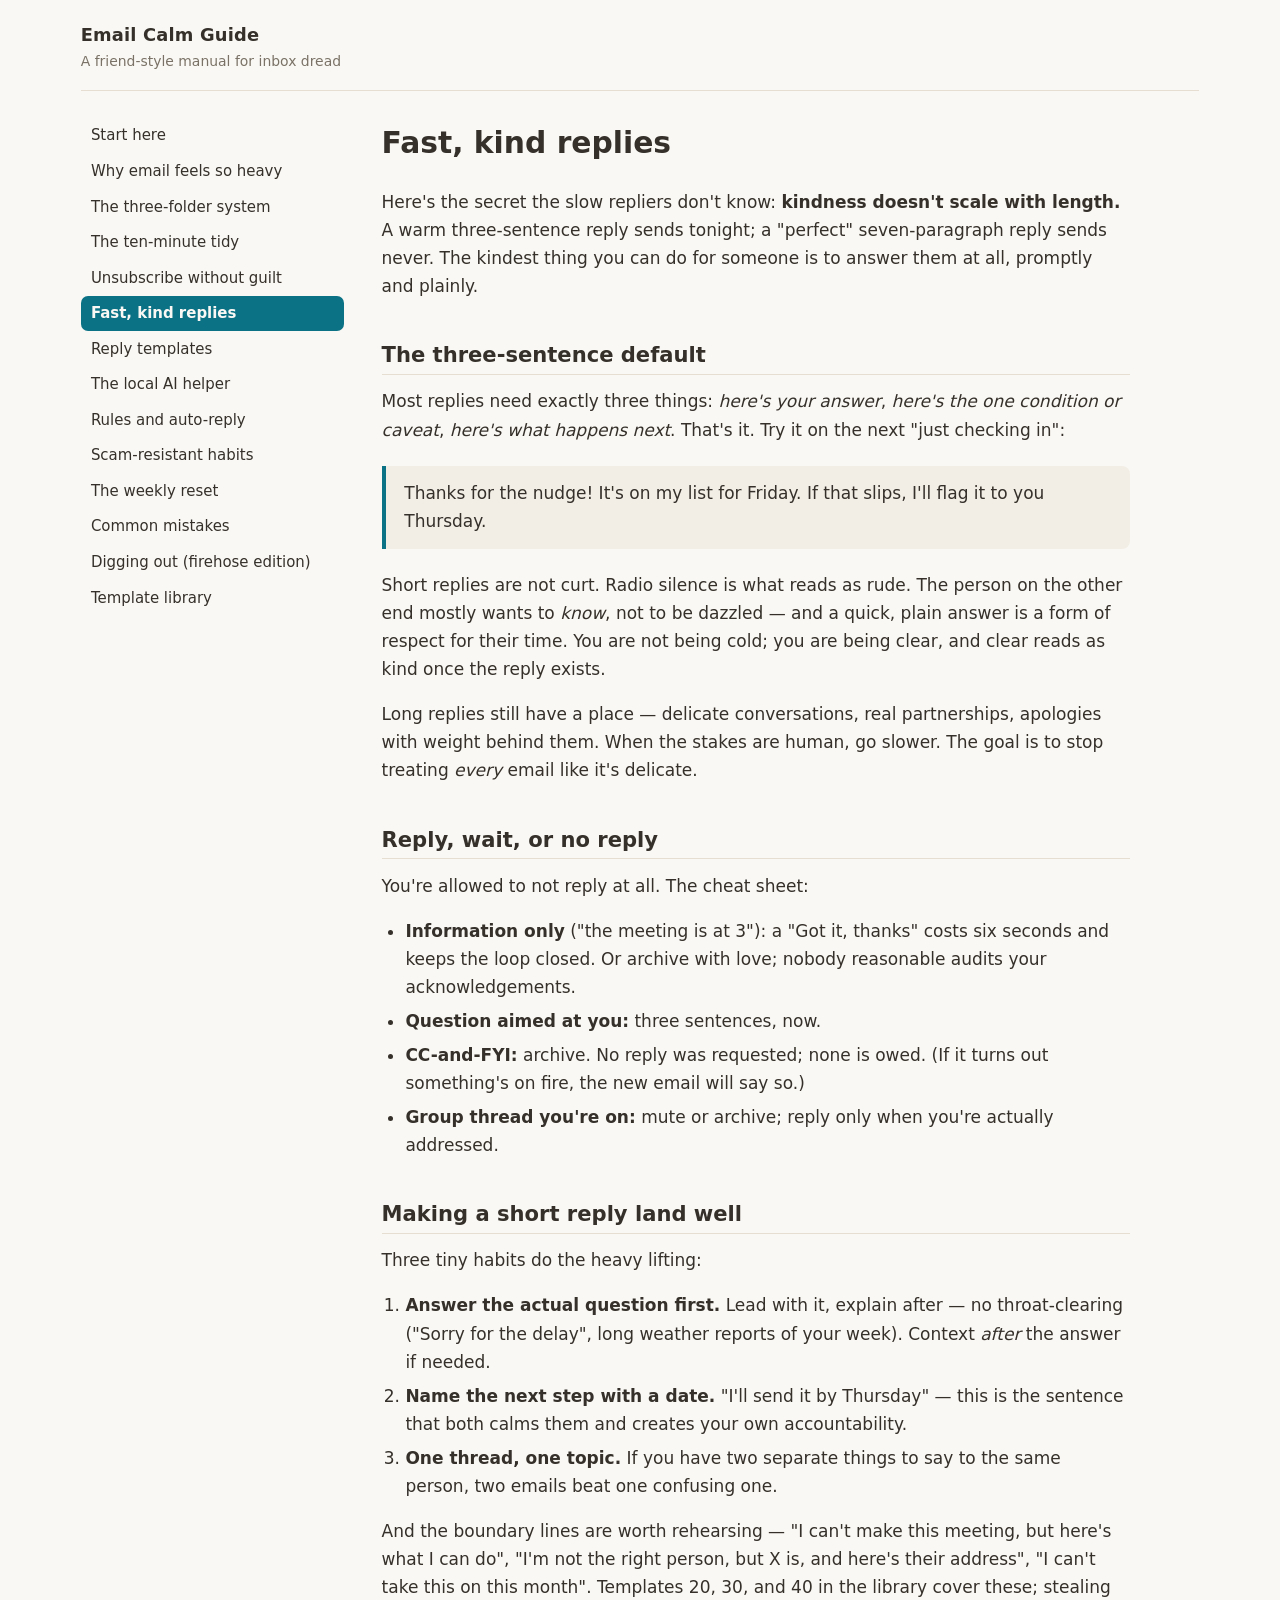
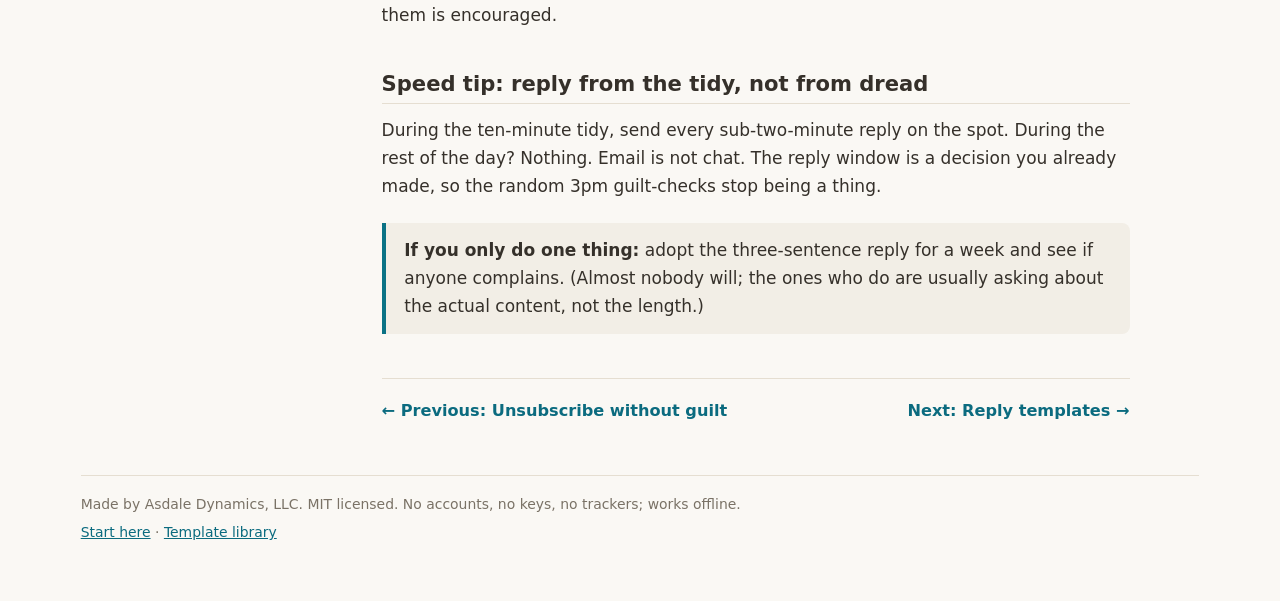
<file: site/05-fast-kind-replies.html>
<!doctype html>
<html lang="en">
<head>
<meta charset="utf-8">
<meta name="viewport" content="width=device-width, initial-scale=1">
<meta name="description" content="Here&#x27;s the secret the slow repliers don&#x27;t know: kindness doesn&#x27;t scale with length. A warm three-sentence reply sends tonight; a &quot;perfect&quot; seven-pa...">
<meta name="generator" content="build.py">
<link rel="stylesheet" href="style.css">
<link rel="icon" href="data:image/svg+xml,%3Csvg xmlns='http://www.w3.org/2000/svg' viewBox='0 0 100 100'%3E%3Crect width='100' height='100' rx='18' fill='%230b7285'/%3E%3Cpath d='M20 32h60v36H20z' fill='none' stroke='%23fbf9f6' stroke-width='7'/%3E%3Cpath d='M20 36l30 22 30-22' fill='none' stroke='%23fbf9f6' stroke-width='7'/%3E%3C/svg%3E">
<title>Fast, kind replies &middot; Email Calm Guide</title>
</head>
<body>
<input id="nav-toggle" class="nav-toggle" type="checkbox" tabindex="-1" aria-hidden="true">
<div class="wrap">
<header class="masthead">
  <p class="brand"><a href="index.html">Email Calm Guide</a><span class="tagline">A friend-style manual for inbox dread</span></p>
  <label class="menu" for="nav-toggle">Menu</label>
</header>
<div class="layout">
<nav class="chapternav" aria-label="Chapters">
<ol>
<li><a href="index.html">Start here</a></li>
<li><a href="01-why-email-feels-so-heavy.html">Why email feels so heavy</a></li>
<li><a href="02-the-three-folder-system.html">The three-folder system</a></li>
<li><a href="03-the-ten-minute-tidy.html">The ten-minute tidy</a></li>
<li><a href="04-unsubscribe-without-guilt.html">Unsubscribe without guilt</a></li>
<li><a class="here" aria-current="page" href="05-fast-kind-replies.html">Fast, kind replies</a></li>
<li><a href="06-reply-templates.html">Reply templates</a></li>
<li><a href="07-the-local-ai-helper.html">The local AI helper</a></li>
<li><a href="08-rules-and-auto-reply.html">Rules and auto-reply</a></li>
<li><a href="09-scam-resistant-habits.html">Scam-resistant habits</a></li>
<li><a href="10-the-weekly-reset.html">The weekly reset</a></li>
<li><a href="11-common-mistakes.html">Common mistakes</a></li>
<li><a href="12-digging-out.html">Digging out (firehose edition)</a></li>
<li><a href="templates.html">Template library</a></li>
</ol>
</nav>
<main class="content" id="main">
<h1 id="fast-kind-replies">Fast, kind replies</h1>
<p>Here&#x27;s the secret the slow repliers don&#x27;t know: <strong>kindness doesn&#x27;t scale with length.</strong> A warm three-sentence reply sends tonight; a &quot;perfect&quot; seven-paragraph reply sends never. The kindest thing you can do for someone is to answer them at all, promptly and plainly.</p>
<h2 id="the-three-sentence-default">The three-sentence default</h2>
<p>Most replies need exactly three things: <em>here&#x27;s your answer</em>, <em>here&#x27;s the one condition or caveat</em>, <em>here&#x27;s what happens next</em>. That&#x27;s it. Try it on the next &quot;just checking in&quot;:</p>
<blockquote><p>Thanks for the nudge! It&#x27;s on my list for Friday. If that slips, I&#x27;ll flag it to you Thursday.</p></blockquote>
<p>Short replies are not curt. Radio silence is what reads as rude. The person on the other end mostly wants to <em>know</em>, not to be dazzled — and a quick, plain answer is a form of respect for their time. You are not being cold; you are being clear, and clear reads as kind once the reply exists.</p>
<p>Long replies still have a place — delicate conversations, real partnerships, apologies with weight behind them. When the stakes are human, go slower. The goal is to stop treating <em>every</em> email like it&#x27;s delicate.</p>
<h2 id="reply-wait-or-no-reply">Reply, wait, or no reply</h2>
<p>You&#x27;re allowed to not reply at all. The cheat sheet:</p>
<ul><li><strong>Information only</strong> (&quot;the meeting is at 3&quot;): a &quot;Got it, thanks&quot; costs six seconds and keeps the loop closed. Or archive with love; nobody reasonable audits your acknowledgements.</li><li><strong>Question aimed at you:</strong> three sentences, now.</li><li><strong>CC-and-FYI:</strong> archive. No reply was requested; none is owed. (If it turns out something&#x27;s on fire, the new email will say so.)</li><li><strong>Group thread you&#x27;re on:</strong> mute or archive; reply only when you&#x27;re actually addressed.</li></ul>
<h2 id="making-a-short-reply-land-well">Making a short reply land well</h2>
<p>Three tiny habits do the heavy lifting:</p>
<ol><li><strong>Answer the actual question first.</strong> Lead with it, explain after — no throat-clearing (&quot;Sorry for the delay&quot;, long weather reports of your week). Context <em>after</em> the answer if needed.</li><li><strong>Name the next step with a date.</strong> &quot;I&#x27;ll send it by Thursday&quot; — this is the sentence that both calms them and creates your own accountability.</li><li><strong>One thread, one topic.</strong> If you have two separate things to say to the same person, two emails beat one confusing one.</li></ol>
<p>And the boundary lines are worth rehearsing — &quot;I can&#x27;t make this meeting, but here&#x27;s what I can do&quot;, &quot;I&#x27;m not the right person, but X is, and here&#x27;s their address&quot;, &quot;I can&#x27;t take this on this month&quot;. Templates 20, 30, and 40 in the library cover these; stealing them is encouraged.</p>
<h2 id="speed-tip-reply-from-the-tidy-not-from-dread">Speed tip: reply from the tidy, not from dread</h2>
<p>During the ten-minute tidy, send every sub-two-minute reply on the spot. During the rest of the day? Nothing. Email is not chat. The reply window is a decision you already made, so the random 3pm guilt-checks stop being a thing.</p>
<blockquote><p><strong>If you only do one thing:</strong> adopt the three-sentence reply for a week and see if anyone complains. (Almost nobody will; the ones who do are usually asking about the actual content, not the length.)</p></blockquote>
<nav class="pnav" aria-label="Adjacent pages"><a class="pnav-prev" href="04-unsubscribe-without-guilt.html">&larr; Previous: Unsubscribe without guilt</a>
<a class="pnav-next" href="06-reply-templates.html">Next: Reply templates &rarr;</a></nav>
</main>
</div>
<footer class="pagefoot">
<p>Made by Asdale Dynamics, LLC. MIT licensed. No accounts, no keys, no trackers; works offline.</p>
<p><a href="index.html">Start here</a> &middot; <a href="templates.html">Template library</a></p>
</footer>
</div>

</body>
</html>
</file>
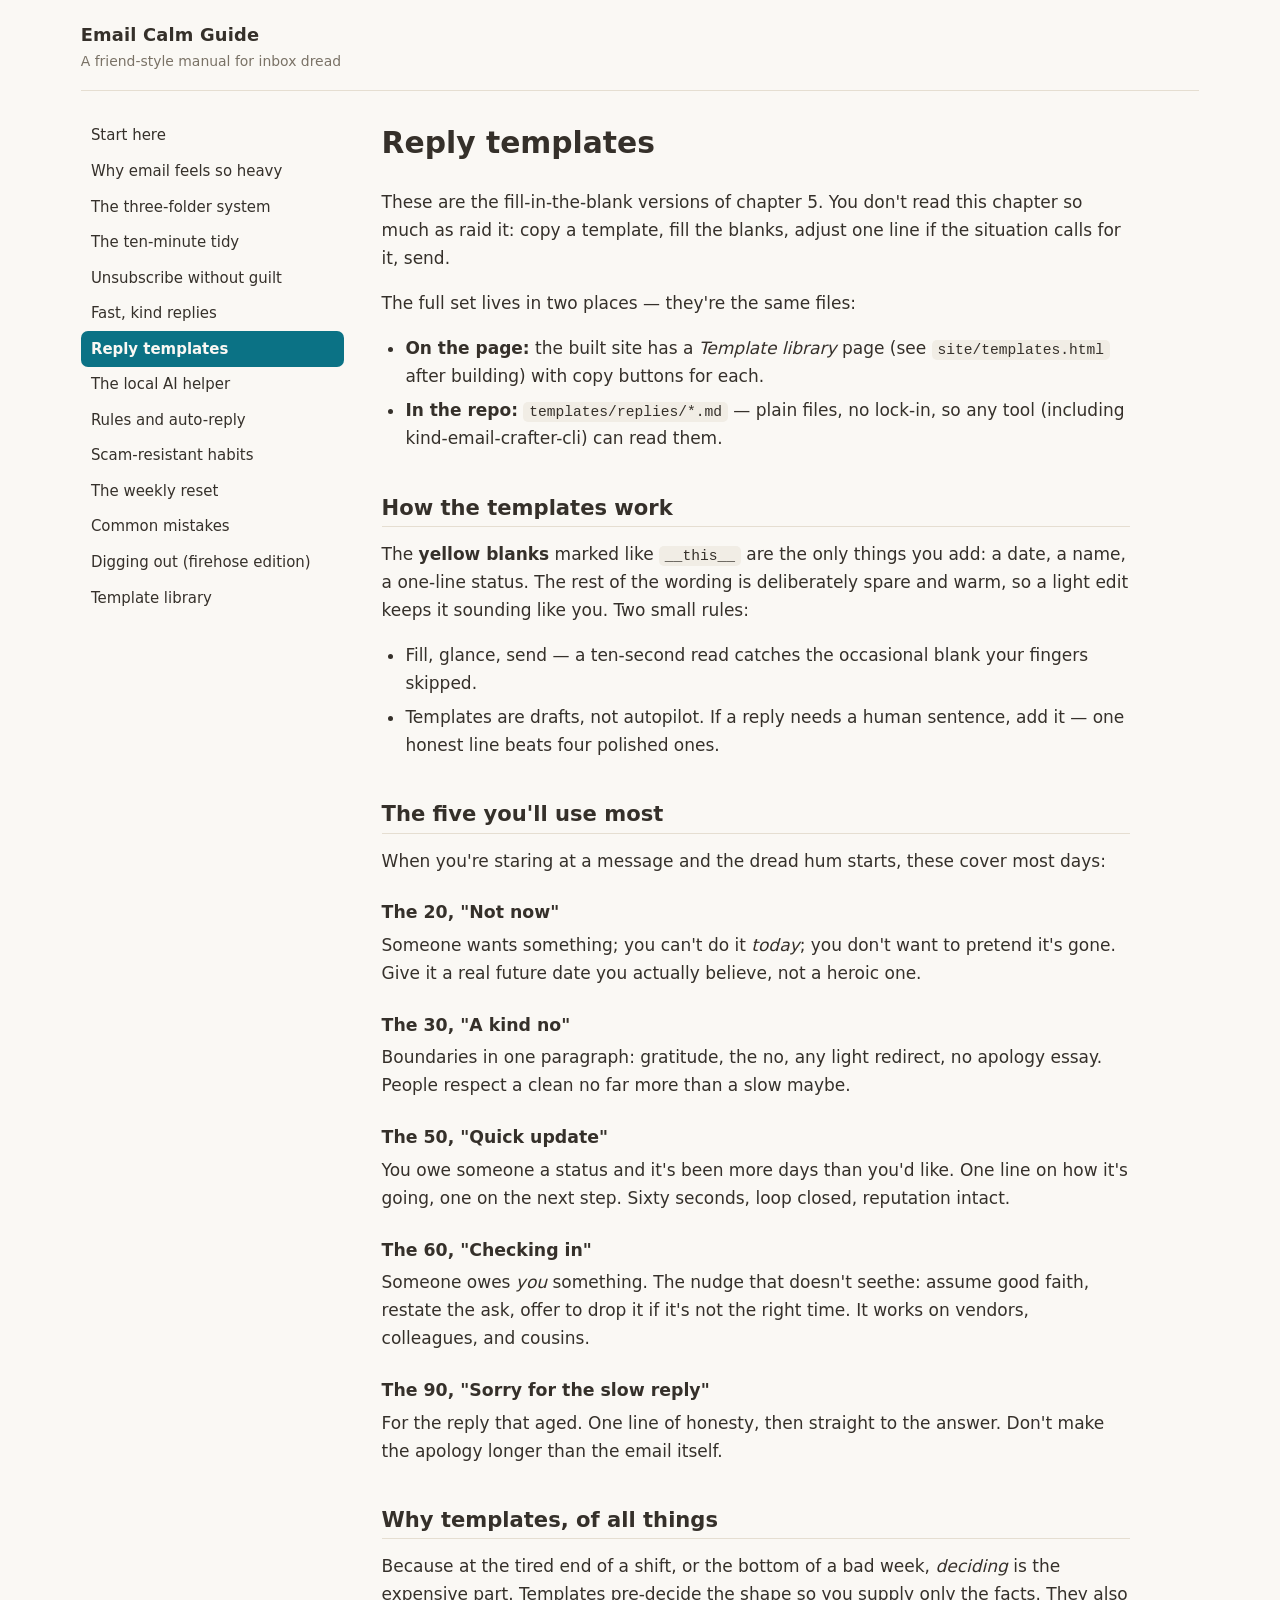
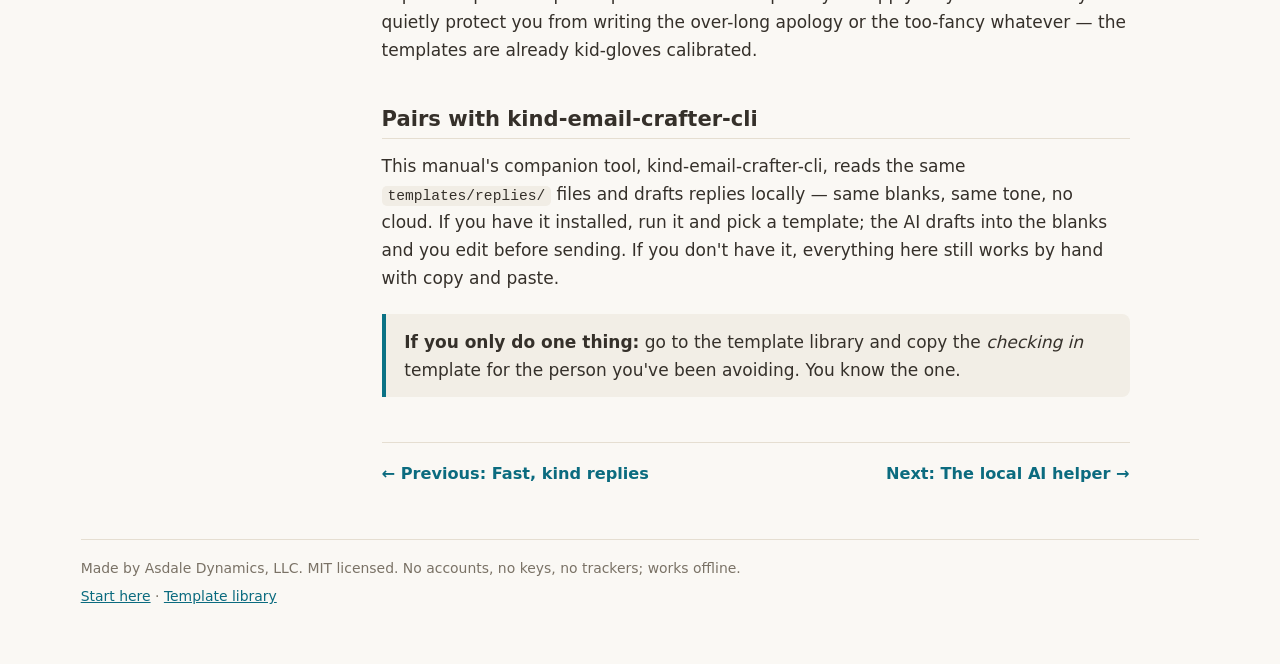
<file: site/06-reply-templates.html>
<!doctype html>
<html lang="en">
<head>
<meta charset="utf-8">
<meta name="viewport" content="width=device-width, initial-scale=1">
<meta name="description" content="These are the fill-in-the-blank versions of chapter 5. You don&#x27;t read this chapter so much as raid it: copy a template, fill the blanks, adjust one...">
<meta name="generator" content="build.py">
<link rel="stylesheet" href="style.css">
<link rel="icon" href="data:image/svg+xml,%3Csvg xmlns='http://www.w3.org/2000/svg' viewBox='0 0 100 100'%3E%3Crect width='100' height='100' rx='18' fill='%230b7285'/%3E%3Cpath d='M20 32h60v36H20z' fill='none' stroke='%23fbf9f6' stroke-width='7'/%3E%3Cpath d='M20 36l30 22 30-22' fill='none' stroke='%23fbf9f6' stroke-width='7'/%3E%3C/svg%3E">
<title>Reply templates &middot; Email Calm Guide</title>
</head>
<body>
<input id="nav-toggle" class="nav-toggle" type="checkbox" tabindex="-1" aria-hidden="true">
<div class="wrap">
<header class="masthead">
  <p class="brand"><a href="index.html">Email Calm Guide</a><span class="tagline">A friend-style manual for inbox dread</span></p>
  <label class="menu" for="nav-toggle">Menu</label>
</header>
<div class="layout">
<nav class="chapternav" aria-label="Chapters">
<ol>
<li><a href="index.html">Start here</a></li>
<li><a href="01-why-email-feels-so-heavy.html">Why email feels so heavy</a></li>
<li><a href="02-the-three-folder-system.html">The three-folder system</a></li>
<li><a href="03-the-ten-minute-tidy.html">The ten-minute tidy</a></li>
<li><a href="04-unsubscribe-without-guilt.html">Unsubscribe without guilt</a></li>
<li><a href="05-fast-kind-replies.html">Fast, kind replies</a></li>
<li><a class="here" aria-current="page" href="06-reply-templates.html">Reply templates</a></li>
<li><a href="07-the-local-ai-helper.html">The local AI helper</a></li>
<li><a href="08-rules-and-auto-reply.html">Rules and auto-reply</a></li>
<li><a href="09-scam-resistant-habits.html">Scam-resistant habits</a></li>
<li><a href="10-the-weekly-reset.html">The weekly reset</a></li>
<li><a href="11-common-mistakes.html">Common mistakes</a></li>
<li><a href="12-digging-out.html">Digging out (firehose edition)</a></li>
<li><a href="templates.html">Template library</a></li>
</ol>
</nav>
<main class="content" id="main">
<h1 id="reply-templates">Reply templates</h1>
<p>These are the fill-in-the-blank versions of chapter 5. You don&#x27;t read this chapter so much as raid it: copy a template, fill the blanks, adjust one line if the situation calls for it, send.</p>
<p>The full set lives in two places — they&#x27;re the same files:</p>
<ul><li><strong>On the page:</strong> the built site has a <em>Template library</em> page (see <code>site/templates.html</code> after building) with copy buttons for each.</li><li><strong>In the repo:</strong> <code>templates/replies/*.md</code> — plain files, no lock-in, so any tool (including kind-email-crafter-cli) can read them.</li></ul>
<h2 id="how-the-templates-work">How the templates work</h2>
<p>The <strong>yellow blanks</strong> marked like <code>__this__</code> are the only things you add: a date, a name, a one-line status. The rest of the wording is deliberately spare and warm, so a light edit keeps it sounding like you. Two small rules:</p>
<ul><li>Fill, glance, send — a ten-second read catches the occasional blank your fingers skipped.</li><li>Templates are drafts, not autopilot. If a reply needs a human sentence, add it — one honest line beats four polished ones.</li></ul>
<h2 id="the-five-you-ll-use-most">The five you&#x27;ll use most</h2>
<p>When you&#x27;re staring at a message and the dread hum starts, these cover most days:</p>
<h3 id="the-20-not-now">The 20, &quot;Not now&quot;</h3>
<p>Someone wants something; you can&#x27;t do it <em>today</em>; you don&#x27;t want to pretend it&#x27;s gone. Give it a real future date you actually believe, not a heroic one.</p>
<h3 id="the-30-a-kind-no">The 30, &quot;A kind no&quot;</h3>
<p>Boundaries in one paragraph: gratitude, the no, any light redirect, no apology essay. People respect a clean no far more than a slow maybe.</p>
<h3 id="the-50-quick-update">The 50, &quot;Quick update&quot;</h3>
<p>You owe someone a status and it&#x27;s been more days than you&#x27;d like. One line on how it&#x27;s going, one on the next step. Sixty seconds, loop closed, reputation intact.</p>
<h3 id="the-60-checking-in">The 60, &quot;Checking in&quot;</h3>
<p>Someone owes <em>you</em> something. The nudge that doesn&#x27;t seethe: assume good faith, restate the ask, offer to drop it if it&#x27;s not the right time. It works on vendors, colleagues, and cousins.</p>
<h3 id="the-90-sorry-for-the-slow-reply">The 90, &quot;Sorry for the slow reply&quot;</h3>
<p>For the reply that aged. One line of honesty, then straight to the answer. Don&#x27;t make the apology longer than the email itself.</p>
<h2 id="why-templates-of-all-things">Why templates, of all things</h2>
<p>Because at the tired end of a shift, or the bottom of a bad week, <em>deciding</em> is the expensive part. Templates pre-decide the shape so you supply only the facts. They also quietly protect you from writing the over-long apology or the too-fancy whatever — the templates are already kid-gloves calibrated.</p>
<h2 id="pairs-with-kind-email-crafter-cli">Pairs with kind-email-crafter-cli</h2>
<p>This manual&#x27;s companion tool, kind-email-crafter-cli, reads the same <code>templates/replies/</code> files and drafts replies locally — same blanks, same tone, no cloud. If you have it installed, run it and pick a template; the AI drafts into the blanks and you edit before sending. If you don&#x27;t have it, everything here still works by hand with copy and paste.</p>
<blockquote><p><strong>If you only do one thing:</strong> go to the template library and copy the <em>checking in</em> template for the person you&#x27;ve been avoiding. You know the one.</p></blockquote>
<nav class="pnav" aria-label="Adjacent pages"><a class="pnav-prev" href="05-fast-kind-replies.html">&larr; Previous: Fast, kind replies</a>
<a class="pnav-next" href="07-the-local-ai-helper.html">Next: The local AI helper &rarr;</a></nav>
</main>
</div>
<footer class="pagefoot">
<p>Made by Asdale Dynamics, LLC. MIT licensed. No accounts, no keys, no trackers; works offline.</p>
<p><a href="index.html">Start here</a> &middot; <a href="templates.html">Template library</a></p>
</footer>
</div>

</body>
</html>
</file>
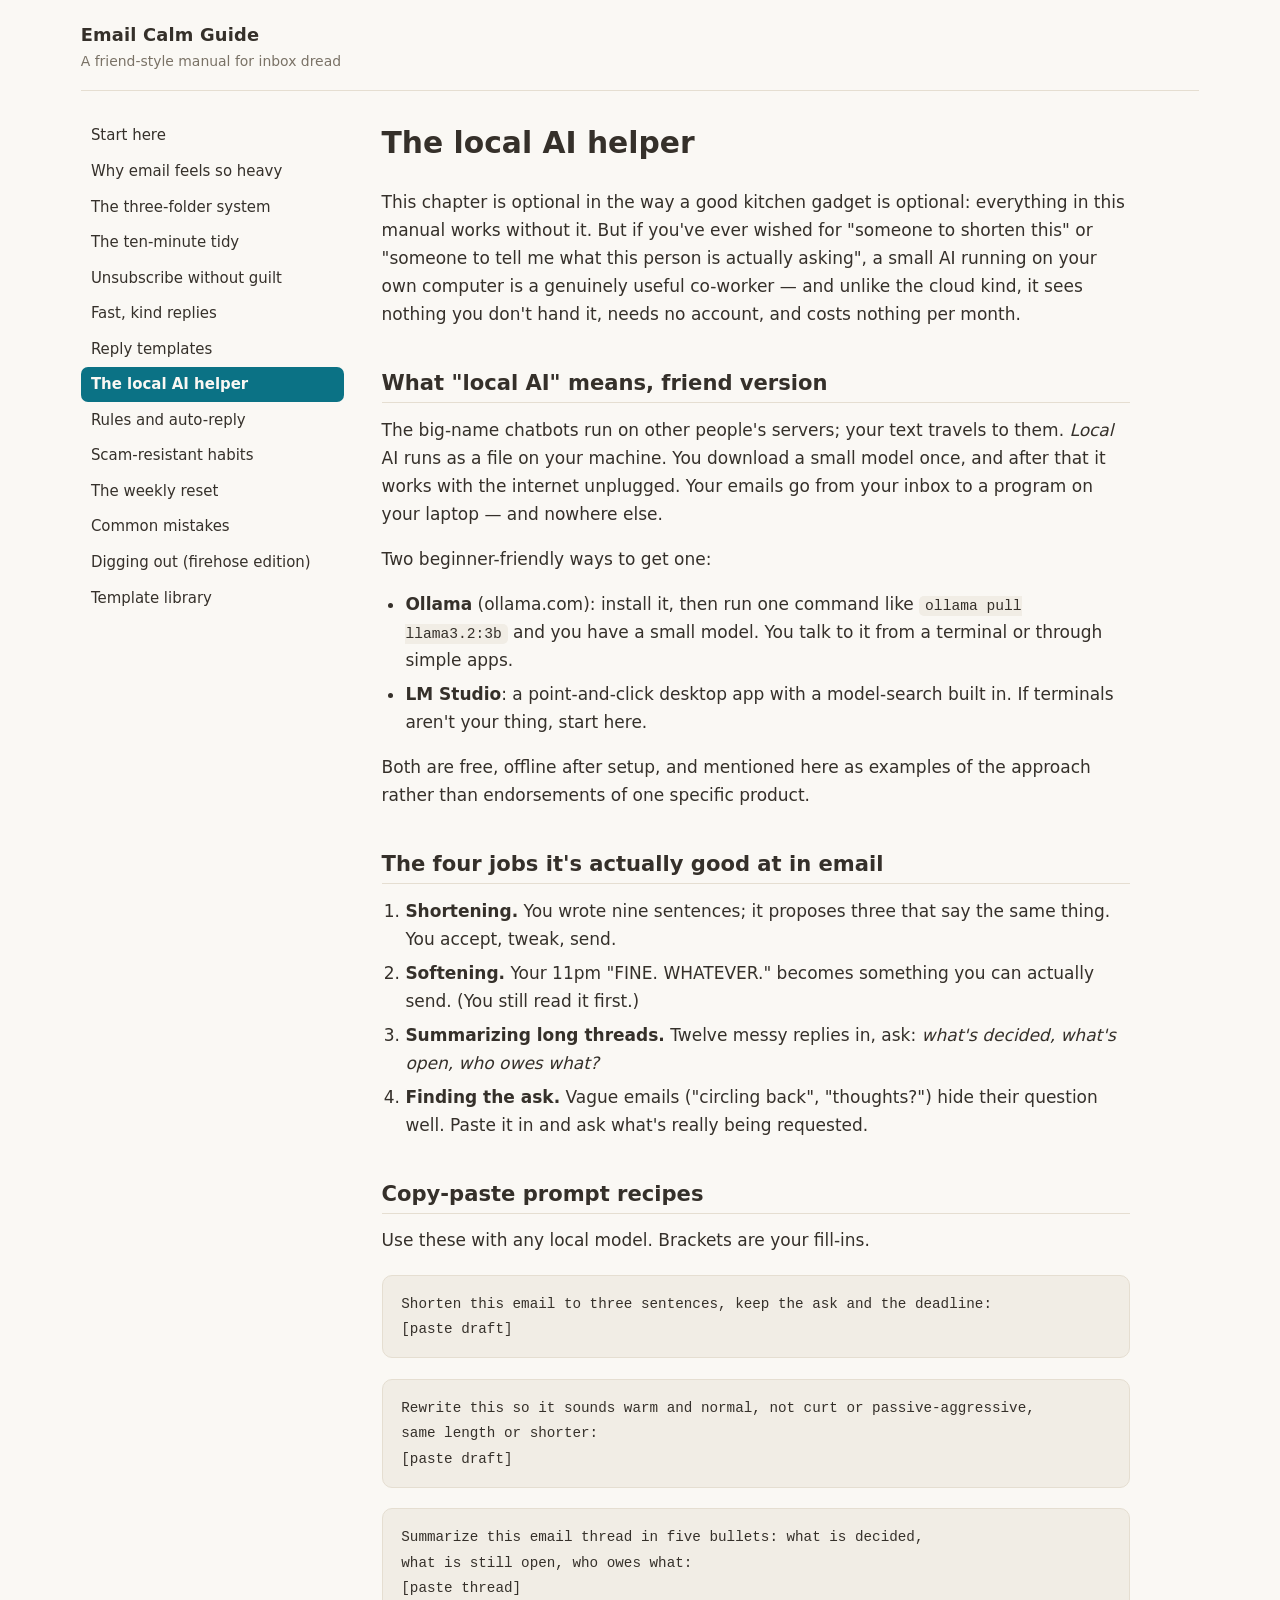
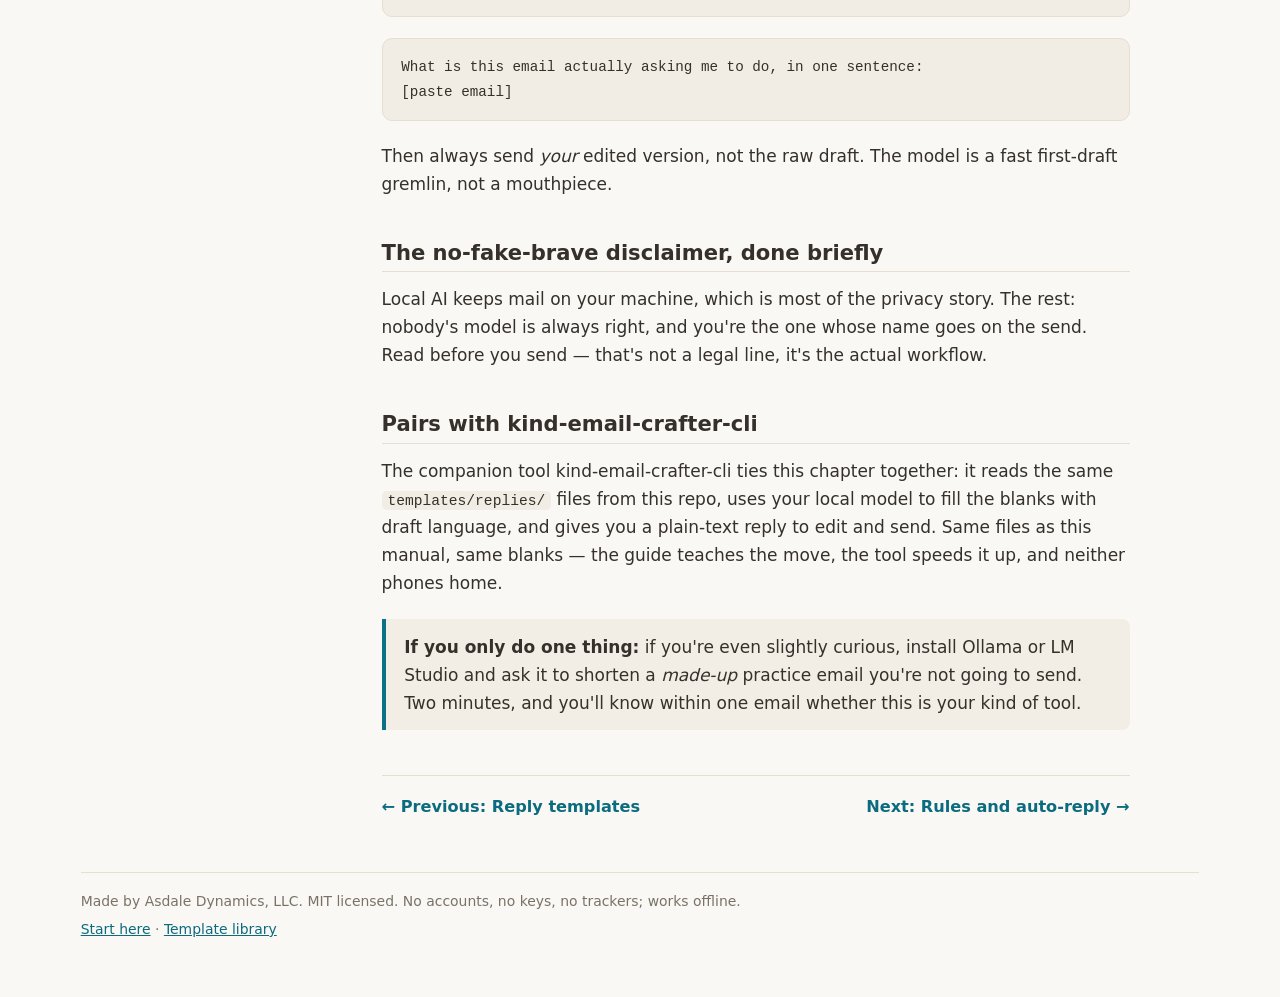
<file: site/07-the-local-ai-helper.html>
<!doctype html>
<html lang="en">
<head>
<meta charset="utf-8">
<meta name="viewport" content="width=device-width, initial-scale=1">
<meta name="description" content="This chapter is optional in the way a good kitchen gadget is optional: everything in this manual works without it. But if you&#x27;ve ever wished for &quot;s...">
<meta name="generator" content="build.py">
<link rel="stylesheet" href="style.css">
<link rel="icon" href="data:image/svg+xml,%3Csvg xmlns='http://www.w3.org/2000/svg' viewBox='0 0 100 100'%3E%3Crect width='100' height='100' rx='18' fill='%230b7285'/%3E%3Cpath d='M20 32h60v36H20z' fill='none' stroke='%23fbf9f6' stroke-width='7'/%3E%3Cpath d='M20 36l30 22 30-22' fill='none' stroke='%23fbf9f6' stroke-width='7'/%3E%3C/svg%3E">
<title>The local AI helper &middot; Email Calm Guide</title>
</head>
<body>
<input id="nav-toggle" class="nav-toggle" type="checkbox" tabindex="-1" aria-hidden="true">
<div class="wrap">
<header class="masthead">
  <p class="brand"><a href="index.html">Email Calm Guide</a><span class="tagline">A friend-style manual for inbox dread</span></p>
  <label class="menu" for="nav-toggle">Menu</label>
</header>
<div class="layout">
<nav class="chapternav" aria-label="Chapters">
<ol>
<li><a href="index.html">Start here</a></li>
<li><a href="01-why-email-feels-so-heavy.html">Why email feels so heavy</a></li>
<li><a href="02-the-three-folder-system.html">The three-folder system</a></li>
<li><a href="03-the-ten-minute-tidy.html">The ten-minute tidy</a></li>
<li><a href="04-unsubscribe-without-guilt.html">Unsubscribe without guilt</a></li>
<li><a href="05-fast-kind-replies.html">Fast, kind replies</a></li>
<li><a href="06-reply-templates.html">Reply templates</a></li>
<li><a class="here" aria-current="page" href="07-the-local-ai-helper.html">The local AI helper</a></li>
<li><a href="08-rules-and-auto-reply.html">Rules and auto-reply</a></li>
<li><a href="09-scam-resistant-habits.html">Scam-resistant habits</a></li>
<li><a href="10-the-weekly-reset.html">The weekly reset</a></li>
<li><a href="11-common-mistakes.html">Common mistakes</a></li>
<li><a href="12-digging-out.html">Digging out (firehose edition)</a></li>
<li><a href="templates.html">Template library</a></li>
</ol>
</nav>
<main class="content" id="main">
<h1 id="the-local-ai-helper">The local AI helper</h1>
<p>This chapter is optional in the way a good kitchen gadget is optional: everything in this manual works without it. But if you&#x27;ve ever wished for &quot;someone to shorten this&quot; or &quot;someone to tell me what this person is actually asking&quot;, a small AI running on your own computer is a genuinely useful co-worker — and unlike the cloud kind, it sees nothing you don&#x27;t hand it, needs no account, and costs nothing per month.</p>
<h2 id="what-local-ai-means-friend-version">What &quot;local AI&quot; means, friend version</h2>
<p>The big-name chatbots run on other people&#x27;s servers; your text travels to them. <em>Local</em> AI runs as a file on your machine. You download a small model once, and after that it works with the internet unplugged. Your emails go from your inbox to a program on your laptop — and nowhere else.</p>
<p>Two beginner-friendly ways to get one:</p>
<ul><li><strong>Ollama</strong> (ollama.com): install it, then run one command like <code>ollama pull llama3.2:3b</code> and you have a small model. You talk to it from a terminal or through simple apps.</li><li><strong>LM Studio</strong>: a point-and-click desktop app with a model-search built in. If terminals aren&#x27;t your thing, start here.</li></ul>
<p>Both are free, offline after setup, and mentioned here as examples of the approach rather than endorsements of one specific product.</p>
<h2 id="the-four-jobs-it-s-actually-good-at-in-email">The four jobs it&#x27;s actually good at in email</h2>
<ol><li><strong>Shortening.</strong> You wrote nine sentences; it proposes three that say the same thing. You accept, tweak, send.</li><li><strong>Softening.</strong> Your 11pm &quot;FINE. WHATEVER.&quot; becomes something you can actually send. (You still read it first.)</li><li><strong>Summarizing long threads.</strong> Twelve messy replies in, ask: <em>what&#x27;s decided, what&#x27;s open, who owes what?</em></li><li><strong>Finding the ask.</strong> Vague emails (&quot;circling back&quot;, &quot;thoughts?&quot;) hide their question well. Paste it in and ask what&#x27;s really being requested.</li></ol>
<h2 id="copy-paste-prompt-recipes">Copy-paste prompt recipes</h2>
<p>Use these with any local model. Brackets are your fill-ins.</p>
<pre><code>Shorten this email to three sentences, keep the ask and the deadline:
[paste draft]</code></pre>
<pre><code>Rewrite this so it sounds warm and normal, not curt or passive-aggressive,
same length or shorter:
[paste draft]</code></pre>
<pre><code>Summarize this email thread in five bullets: what is decided,
what is still open, who owes what:
[paste thread]</code></pre>
<pre><code>What is this email actually asking me to do, in one sentence:
[paste email]</code></pre>
<p>Then always send <em>your</em> edited version, not the raw draft. The model is a fast first-draft gremlin, not a mouthpiece.</p>
<h2 id="the-no-fake-brave-disclaimer-done-briefly">The no-fake-brave disclaimer, done briefly</h2>
<p>Local AI keeps mail on your machine, which is most of the privacy story. The rest: nobody&#x27;s model is always right, and you&#x27;re the one whose name goes on the send. Read before you send — that&#x27;s not a legal line, it&#x27;s the actual workflow.</p>
<h2 id="pairs-with-kind-email-crafter-cli">Pairs with kind-email-crafter-cli</h2>
<p>The companion tool kind-email-crafter-cli ties this chapter together: it reads the same <code>templates/replies/</code> files from this repo, uses your local model to fill the blanks with draft language, and gives you a plain-text reply to edit and send. Same files as this manual, same blanks — the guide teaches the move, the tool speeds it up, and neither phones home.</p>
<blockquote><p><strong>If you only do one thing:</strong> if you&#x27;re even slightly curious, install Ollama or LM Studio and ask it to shorten a <em>made-up</em> practice email you&#x27;re not going to send. Two minutes, and you&#x27;ll know within one email whether this is your kind of tool.</p></blockquote>
<nav class="pnav" aria-label="Adjacent pages"><a class="pnav-prev" href="06-reply-templates.html">&larr; Previous: Reply templates</a>
<a class="pnav-next" href="08-rules-and-auto-reply.html">Next: Rules and auto-reply &rarr;</a></nav>
</main>
</div>
<footer class="pagefoot">
<p>Made by Asdale Dynamics, LLC. MIT licensed. No accounts, no keys, no trackers; works offline.</p>
<p><a href="index.html">Start here</a> &middot; <a href="templates.html">Template library</a></p>
</footer>
</div>

</body>
</html>
</file>
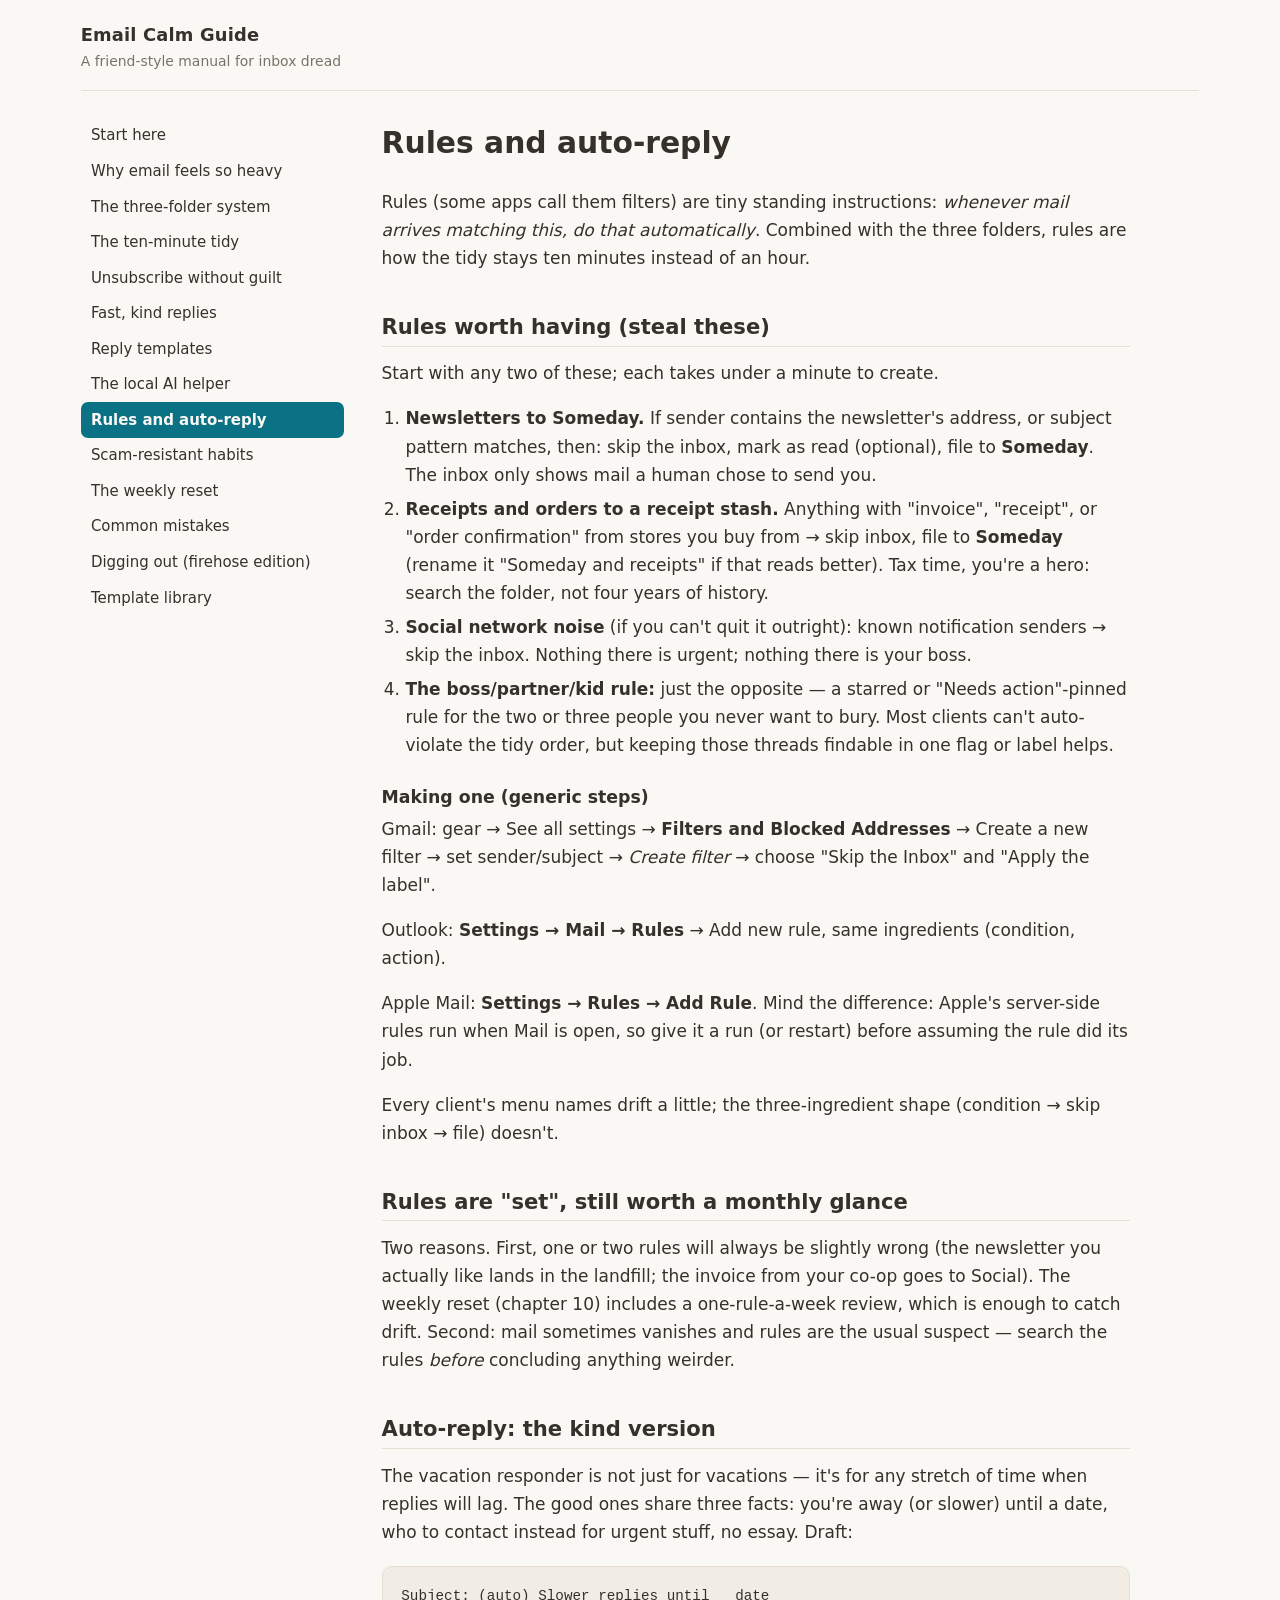
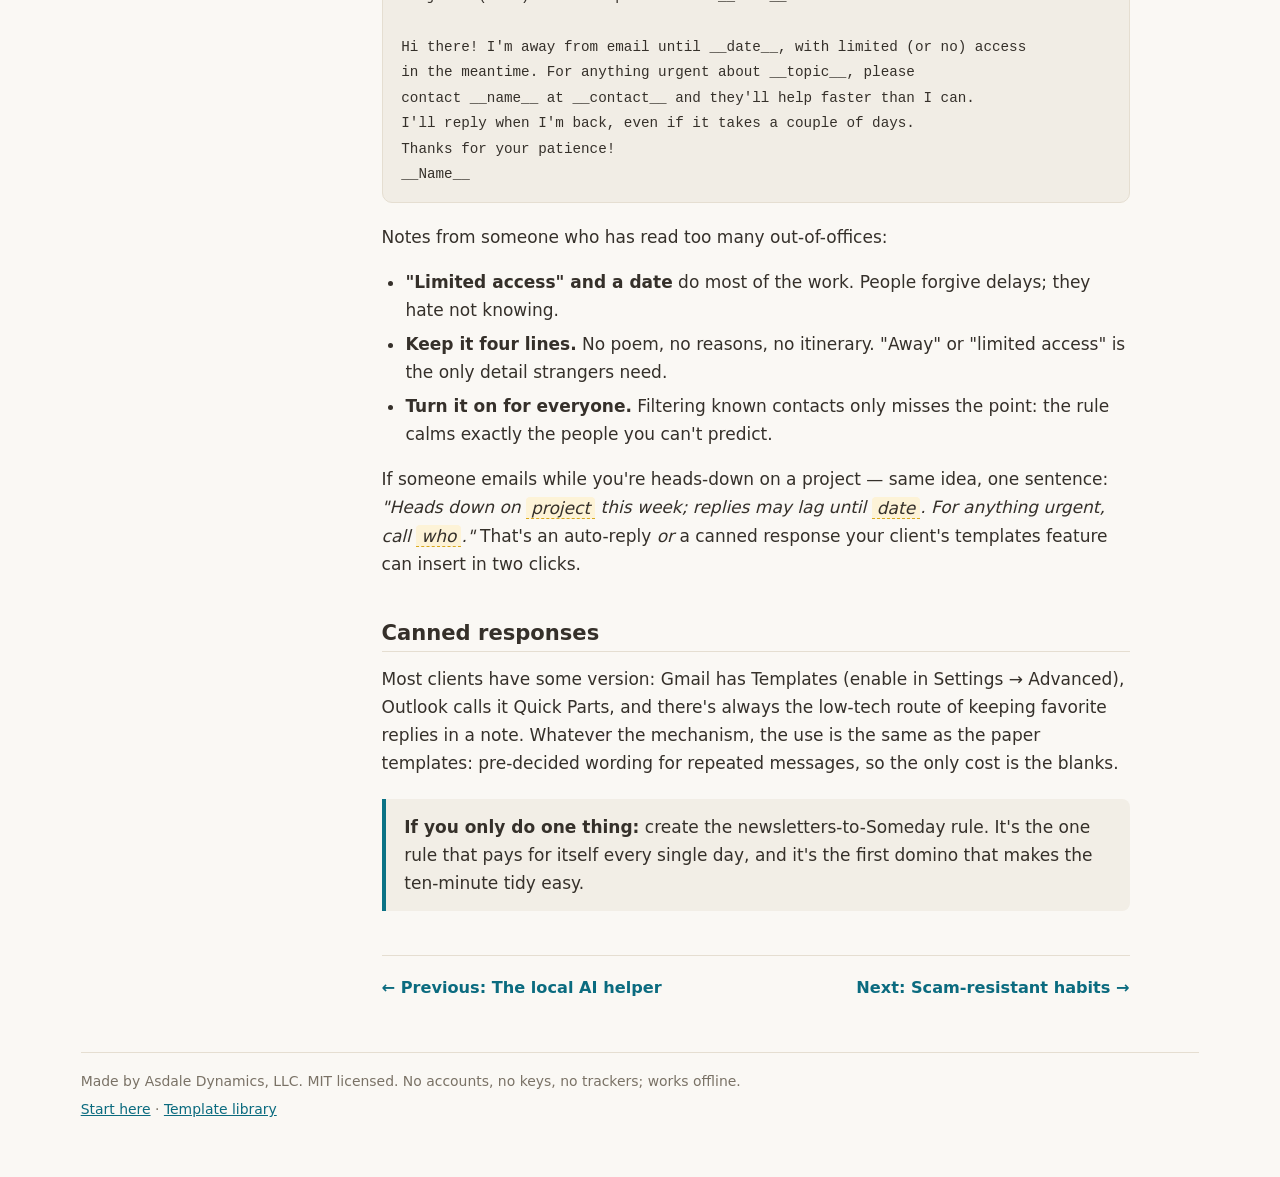
<file: site/08-rules-and-auto-reply.html>
<!doctype html>
<html lang="en">
<head>
<meta charset="utf-8">
<meta name="viewport" content="width=device-width, initial-scale=1">
<meta name="description" content="Rules (some apps call them filters) are tiny standing instructions: whenever mail arrives matching this, do that automatically. Combined with the t...">
<meta name="generator" content="build.py">
<link rel="stylesheet" href="style.css">
<link rel="icon" href="data:image/svg+xml,%3Csvg xmlns='http://www.w3.org/2000/svg' viewBox='0 0 100 100'%3E%3Crect width='100' height='100' rx='18' fill='%230b7285'/%3E%3Cpath d='M20 32h60v36H20z' fill='none' stroke='%23fbf9f6' stroke-width='7'/%3E%3Cpath d='M20 36l30 22 30-22' fill='none' stroke='%23fbf9f6' stroke-width='7'/%3E%3C/svg%3E">
<title>Rules and auto-reply &middot; Email Calm Guide</title>
</head>
<body>
<input id="nav-toggle" class="nav-toggle" type="checkbox" tabindex="-1" aria-hidden="true">
<div class="wrap">
<header class="masthead">
  <p class="brand"><a href="index.html">Email Calm Guide</a><span class="tagline">A friend-style manual for inbox dread</span></p>
  <label class="menu" for="nav-toggle">Menu</label>
</header>
<div class="layout">
<nav class="chapternav" aria-label="Chapters">
<ol>
<li><a href="index.html">Start here</a></li>
<li><a href="01-why-email-feels-so-heavy.html">Why email feels so heavy</a></li>
<li><a href="02-the-three-folder-system.html">The three-folder system</a></li>
<li><a href="03-the-ten-minute-tidy.html">The ten-minute tidy</a></li>
<li><a href="04-unsubscribe-without-guilt.html">Unsubscribe without guilt</a></li>
<li><a href="05-fast-kind-replies.html">Fast, kind replies</a></li>
<li><a href="06-reply-templates.html">Reply templates</a></li>
<li><a href="07-the-local-ai-helper.html">The local AI helper</a></li>
<li><a class="here" aria-current="page" href="08-rules-and-auto-reply.html">Rules and auto-reply</a></li>
<li><a href="09-scam-resistant-habits.html">Scam-resistant habits</a></li>
<li><a href="10-the-weekly-reset.html">The weekly reset</a></li>
<li><a href="11-common-mistakes.html">Common mistakes</a></li>
<li><a href="12-digging-out.html">Digging out (firehose edition)</a></li>
<li><a href="templates.html">Template library</a></li>
</ol>
</nav>
<main class="content" id="main">
<h1 id="rules-and-auto-reply">Rules and auto-reply</h1>
<p>Rules (some apps call them filters) are tiny standing instructions: <em>whenever mail arrives matching this, do that automatically</em>. Combined with the three folders, rules are how the tidy stays ten minutes instead of an hour.</p>
<h2 id="rules-worth-having-steal-these">Rules worth having (steal these)</h2>
<p>Start with any two of these; each takes under a minute to create.</p>
<ol><li><strong>Newsletters to Someday.</strong> If sender contains the newsletter&#x27;s address, or subject pattern matches, then: skip the inbox, mark as read (optional), file to <strong>Someday</strong>. The inbox only shows mail a human chose to send you.</li><li><strong>Receipts and orders to a receipt stash.</strong> Anything with &quot;invoice&quot;, &quot;receipt&quot;, or &quot;order confirmation&quot; from stores you buy from → skip inbox, file to <strong>Someday</strong> (rename it &quot;Someday and receipts&quot; if that reads better). Tax time, you&#x27;re a hero: search the folder, not four years of history.</li><li><strong>Social network noise</strong> (if you can&#x27;t quit it outright): known notification senders → skip the inbox. Nothing there is urgent; nothing there is your boss.</li><li><strong>The boss/partner/kid rule:</strong> just the opposite — a starred or &quot;Needs action&quot;-pinned rule for the two or three people you never want to bury. Most clients can&#x27;t auto-violate the tidy order, but keeping those threads findable in one flag or label helps.</li></ol>
<h3 id="making-one-generic-steps">Making one (generic steps)</h3>
<p>Gmail: gear → See all settings → <strong>Filters and Blocked Addresses</strong> → Create a new filter → set sender/subject → <em>Create filter</em> → choose &quot;Skip the Inbox&quot; and &quot;Apply the label&quot;.</p>
<p>Outlook: <strong>Settings → Mail → Rules</strong> → Add new rule, same ingredients (condition, action).</p>
<p>Apple Mail: <strong>Settings → Rules → Add Rule</strong>. Mind the difference: Apple&#x27;s server-side rules run when Mail is open, so give it a run (or restart) before assuming the rule did its job.</p>
<p>Every client&#x27;s menu names drift a little; the three-ingredient shape (condition → skip inbox → file) doesn&#x27;t.</p>
<h2 id="rules-are-set-still-worth-a-monthly-glance">Rules are &quot;set&quot;, still worth a monthly glance</h2>
<p>Two reasons. First, one or two rules will always be slightly wrong (the newsletter you actually like lands in the landfill; the invoice from your co-op goes to Social). The weekly reset (chapter 10) includes a one-rule-a-week review, which is enough to catch drift. Second: mail sometimes vanishes and rules are the usual suspect — search the rules <em>before</em> concluding anything weirder.</p>
<h2 id="auto-reply-the-kind-version">Auto-reply: the kind version</h2>
<p>The vacation responder is not just for vacations — it&#x27;s for any stretch of time when replies will lag. The good ones share three facts: you&#x27;re away (or slower) until a date, who to contact instead for urgent stuff, no essay. Draft:</p>
<pre><code>Subject: (auto) Slower replies until __date__

Hi there! I'm away from email until __date__, with limited (or no) access
in the meantime. For anything urgent about __topic__, please
contact __name__ at __contact__ and they'll help faster than I can.
I'll reply when I'm back, even if it takes a couple of days.
Thanks for your patience!
__Name__</code></pre>
<p>Notes from someone who has read too many out-of-offices:</p>
<ul><li><strong>&quot;Limited access&quot; and a date</strong> do most of the work. People forgive delays; they hate not knowing.</li><li><strong>Keep it four lines.</strong> No poem, no reasons, no itinerary. &quot;Away&quot; or &quot;limited access&quot; is the only detail strangers need.</li><li><strong>Turn it on for everyone.</strong> Filtering known contacts only misses the point: the rule calms exactly the people you can&#x27;t predict.</li></ul>
<p>If someone emails while you&#x27;re heads-down on a project — same idea, one sentence: <em>&quot;Heads down on <span class="fill">project</span> this week; replies may lag until <span class="fill">date</span>. For anything urgent, call <span class="fill">who</span>.&quot;</em> That&#x27;s an auto-reply <em>or</em> a canned response your client&#x27;s templates feature can insert in two clicks.</p>
<h2 id="canned-responses">Canned responses</h2>
<p>Most clients have some version: Gmail has Templates (enable in Settings → Advanced), Outlook calls it Quick Parts, and there&#x27;s always the low-tech route of keeping favorite replies in a note. Whatever the mechanism, the use is the same as the paper templates: pre-decided wording for repeated messages, so the only cost is the blanks.</p>
<blockquote><p><strong>If you only do one thing:</strong> create the newsletters-to-Someday rule. It&#x27;s the one rule that pays for itself every single day, and it&#x27;s the first domino that makes the ten-minute tidy easy.</p></blockquote>
<nav class="pnav" aria-label="Adjacent pages"><a class="pnav-prev" href="07-the-local-ai-helper.html">&larr; Previous: The local AI helper</a>
<a class="pnav-next" href="09-scam-resistant-habits.html">Next: Scam-resistant habits &rarr;</a></nav>
</main>
</div>
<footer class="pagefoot">
<p>Made by Asdale Dynamics, LLC. MIT licensed. No accounts, no keys, no trackers; works offline.</p>
<p><a href="index.html">Start here</a> &middot; <a href="templates.html">Template library</a></p>
</footer>
</div>

</body>
</html>
</file>
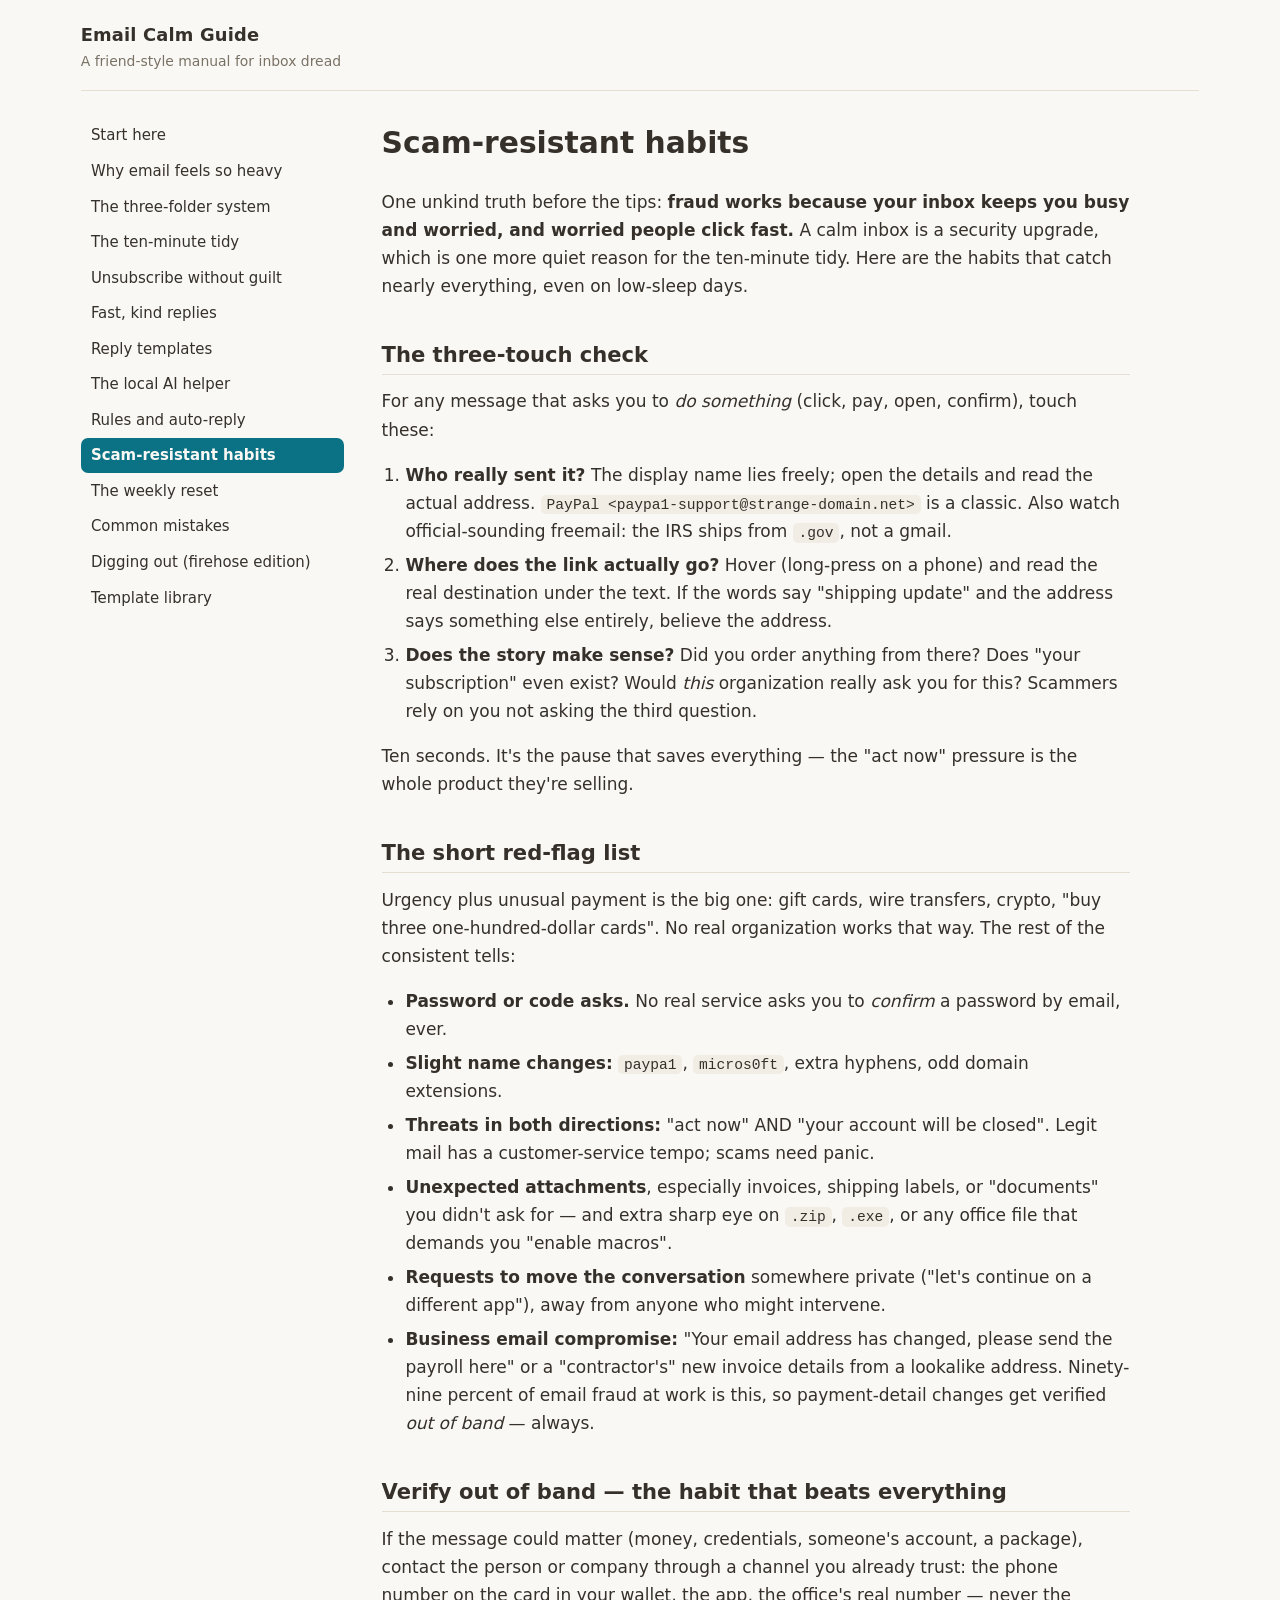
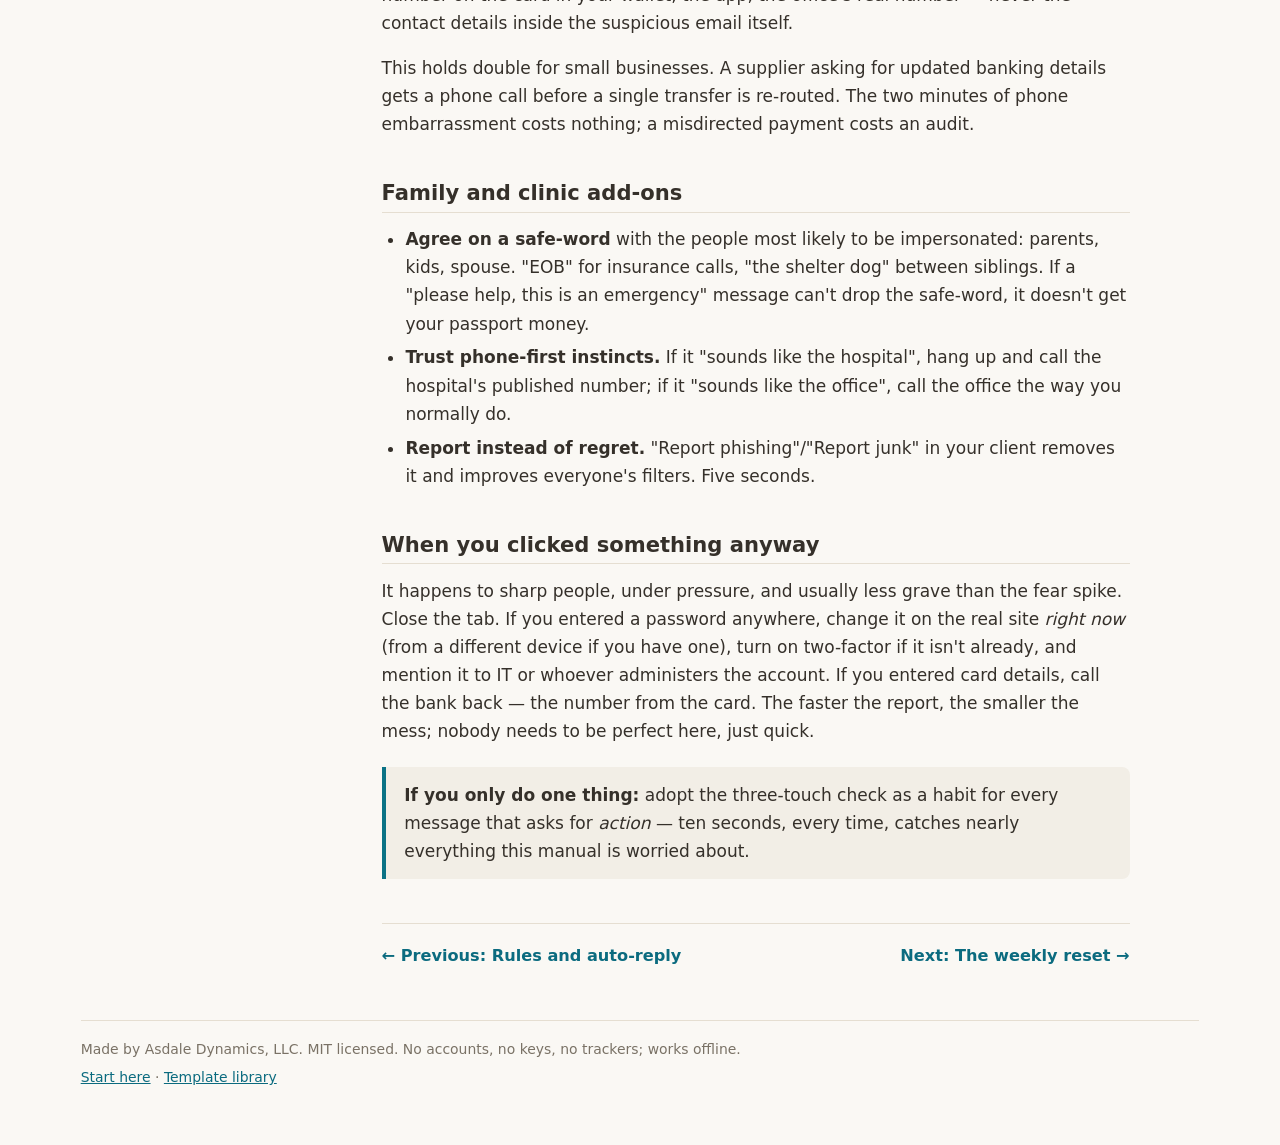
<file: site/09-scam-resistant-habits.html>
<!doctype html>
<html lang="en">
<head>
<meta charset="utf-8">
<meta name="viewport" content="width=device-width, initial-scale=1">
<meta name="description" content="One unkind truth before the tips: fraud works because your inbox keeps you busy and worried, and worried people click fast. A calm inbox is a secur...">
<meta name="generator" content="build.py">
<link rel="stylesheet" href="style.css">
<link rel="icon" href="data:image/svg+xml,%3Csvg xmlns='http://www.w3.org/2000/svg' viewBox='0 0 100 100'%3E%3Crect width='100' height='100' rx='18' fill='%230b7285'/%3E%3Cpath d='M20 32h60v36H20z' fill='none' stroke='%23fbf9f6' stroke-width='7'/%3E%3Cpath d='M20 36l30 22 30-22' fill='none' stroke='%23fbf9f6' stroke-width='7'/%3E%3C/svg%3E">
<title>Scam-resistant habits &middot; Email Calm Guide</title>
</head>
<body>
<input id="nav-toggle" class="nav-toggle" type="checkbox" tabindex="-1" aria-hidden="true">
<div class="wrap">
<header class="masthead">
  <p class="brand"><a href="index.html">Email Calm Guide</a><span class="tagline">A friend-style manual for inbox dread</span></p>
  <label class="menu" for="nav-toggle">Menu</label>
</header>
<div class="layout">
<nav class="chapternav" aria-label="Chapters">
<ol>
<li><a href="index.html">Start here</a></li>
<li><a href="01-why-email-feels-so-heavy.html">Why email feels so heavy</a></li>
<li><a href="02-the-three-folder-system.html">The three-folder system</a></li>
<li><a href="03-the-ten-minute-tidy.html">The ten-minute tidy</a></li>
<li><a href="04-unsubscribe-without-guilt.html">Unsubscribe without guilt</a></li>
<li><a href="05-fast-kind-replies.html">Fast, kind replies</a></li>
<li><a href="06-reply-templates.html">Reply templates</a></li>
<li><a href="07-the-local-ai-helper.html">The local AI helper</a></li>
<li><a href="08-rules-and-auto-reply.html">Rules and auto-reply</a></li>
<li><a class="here" aria-current="page" href="09-scam-resistant-habits.html">Scam-resistant habits</a></li>
<li><a href="10-the-weekly-reset.html">The weekly reset</a></li>
<li><a href="11-common-mistakes.html">Common mistakes</a></li>
<li><a href="12-digging-out.html">Digging out (firehose edition)</a></li>
<li><a href="templates.html">Template library</a></li>
</ol>
</nav>
<main class="content" id="main">
<h1 id="scam-resistant-habits">Scam-resistant habits</h1>
<p>One unkind truth before the tips: <strong>fraud works because your inbox keeps you busy and worried, and worried people click fast.</strong> A calm inbox is a security upgrade, which is one more quiet reason for the ten-minute tidy. Here are the habits that catch nearly everything, even on low-sleep days.</p>
<h2 id="the-three-touch-check">The three-touch check</h2>
<p>For any message that asks you to <em>do something</em> (click, pay, open, confirm), touch these:</p>
<ol><li><strong>Who really sent it?</strong> The display name lies freely; open the details and read the actual address. <code>PayPal &lt;paypa1-support@strange-domain.net&gt;</code> is a classic. Also watch official-sounding freemail: the IRS ships from <code>.gov</code>, not a gmail.</li><li><strong>Where does the link actually go?</strong> Hover (long-press on a phone) and read the real destination under the text. If the words say &quot;shipping update&quot; and the address says something else entirely, believe the address.</li><li><strong>Does the story make sense?</strong> Did you order anything from there? Does &quot;your subscription&quot; even exist? Would <em>this</em> organization really ask you for this? Scammers rely on you not asking the third question.</li></ol>
<p>Ten seconds. It&#x27;s the pause that saves everything — the &quot;act now&quot; pressure is the whole product they&#x27;re selling.</p>
<h2 id="the-short-red-flag-list">The short red-flag list</h2>
<p>Urgency plus unusual payment is the big one: gift cards, wire transfers, crypto, &quot;buy three one-hundred-dollar cards&quot;. No real organization works that way. The rest of the consistent tells:</p>
<ul><li><strong>Password or code asks.</strong> No real service asks you to <em>confirm</em> a password by email, ever.</li><li><strong>Slight name changes:</strong> <code>paypa1</code>, <code>micros0ft</code>, extra hyphens, odd domain extensions.</li><li><strong>Threats in both directions:</strong> &quot;act now&quot; AND &quot;your account will be closed&quot;. Legit mail has a customer-service tempo; scams need panic.</li><li><strong>Unexpected attachments</strong>, especially invoices, shipping labels, or &quot;documents&quot; you didn&#x27;t ask for — and extra sharp eye on <code>.zip</code>, <code>.exe</code>, or any office file that demands you &quot;enable macros&quot;.</li><li><strong>Requests to move the conversation</strong> somewhere private (&quot;let&#x27;s continue on a different app&quot;), away from anyone who might intervene.</li><li><strong>Business email compromise:</strong> &quot;Your email address has changed, please send the payroll here&quot; or a &quot;contractor&#x27;s&quot; new invoice details from a lookalike address. Ninety-nine percent of email fraud at work is this, so payment-detail changes get verified <em>out of band</em> — always.</li></ul>
<h2 id="verify-out-of-band-the-habit-that-beats-everything">Verify out of band — the habit that beats everything</h2>
<p>If the message could matter (money, credentials, someone&#x27;s account, a package), contact the person or company through a channel you already trust: the phone number on the card in your wallet, the app, the office&#x27;s real number — never the contact details inside the suspicious email itself.</p>
<p>This holds double for small businesses. A supplier asking for updated banking details gets a phone call before a single transfer is re-routed. The two minutes of phone embarrassment costs nothing; a misdirected payment costs an audit.</p>
<h2 id="family-and-clinic-add-ons">Family and clinic add-ons</h2>
<ul><li><strong>Agree on a safe-word</strong> with the people most likely to be impersonated: parents, kids, spouse. &quot;EOB&quot; for insurance calls, &quot;the shelter dog&quot; between siblings. If a &quot;please help, this is an emergency&quot; message can&#x27;t drop the safe-word, it doesn&#x27;t get your passport money.</li><li><strong>Trust phone-first instincts.</strong> If it &quot;sounds like the hospital&quot;, hang up and call the hospital&#x27;s published number; if it &quot;sounds like the office&quot;, call the office the way you normally do.</li><li><strong>Report instead of regret.</strong> &quot;Report phishing&quot;/&quot;Report junk&quot; in your client removes it and improves everyone&#x27;s filters. Five seconds.</li></ul>
<h2 id="when-you-clicked-something-anyway">When you clicked something anyway</h2>
<p>It happens to sharp people, under pressure, and usually less grave than the fear spike. Close the tab. If you entered a password anywhere, change it on the real site <em>right now</em> (from a different device if you have one), turn on two-factor if it isn&#x27;t already, and mention it to IT or whoever administers the account. If you entered card details, call the bank back — the number from the card. The faster the report, the smaller the mess; nobody needs to be perfect here, just quick.</p>
<blockquote><p><strong>If you only do one thing:</strong> adopt the three-touch check as a habit for every message that asks for <em>action</em> — ten seconds, every time, catches nearly everything this manual is worried about.</p></blockquote>
<nav class="pnav" aria-label="Adjacent pages"><a class="pnav-prev" href="08-rules-and-auto-reply.html">&larr; Previous: Rules and auto-reply</a>
<a class="pnav-next" href="10-the-weekly-reset.html">Next: The weekly reset &rarr;</a></nav>
</main>
</div>
<footer class="pagefoot">
<p>Made by Asdale Dynamics, LLC. MIT licensed. No accounts, no keys, no trackers; works offline.</p>
<p><a href="index.html">Start here</a> &middot; <a href="templates.html">Template library</a></p>
</footer>
</div>

</body>
</html>
</file>
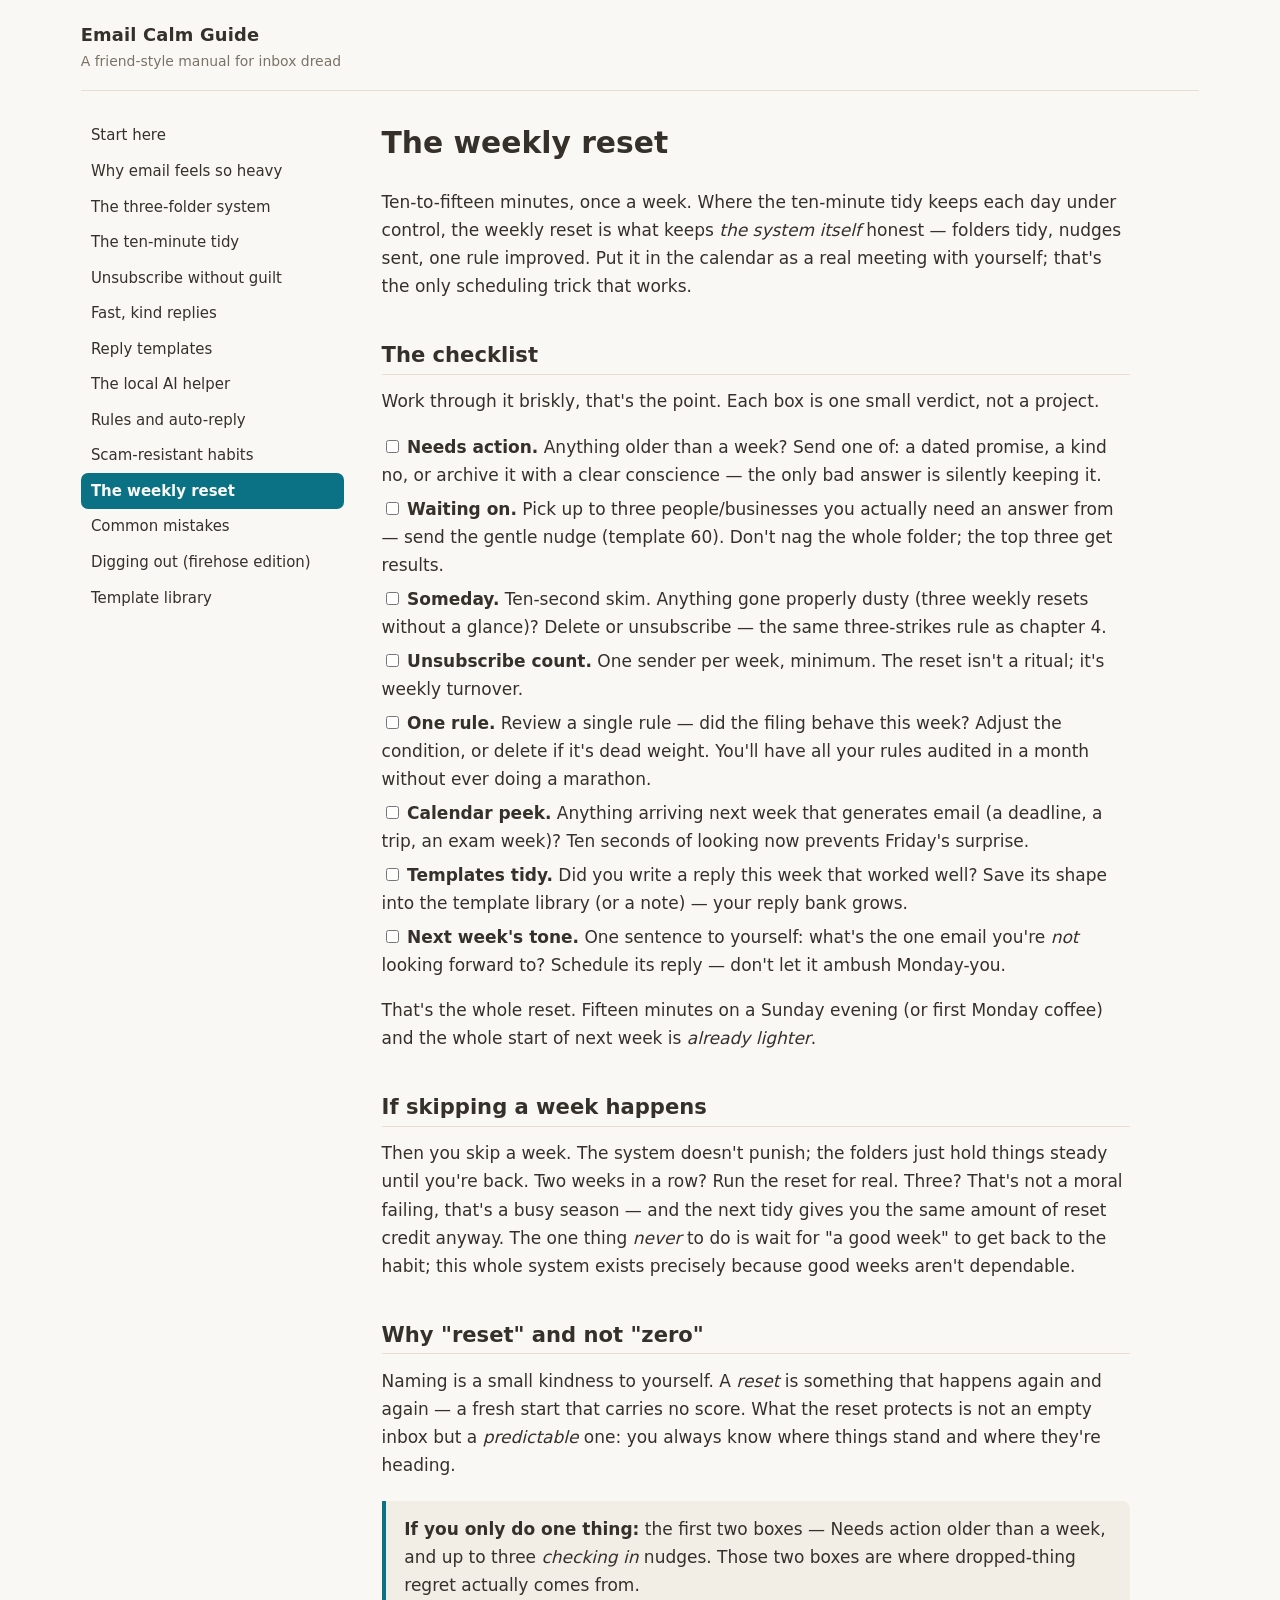
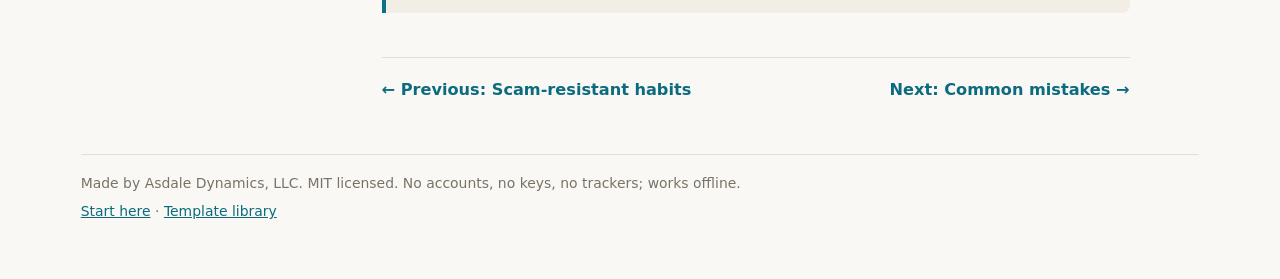
<file: site/10-the-weekly-reset.html>
<!doctype html>
<html lang="en">
<head>
<meta charset="utf-8">
<meta name="viewport" content="width=device-width, initial-scale=1">
<meta name="description" content="Ten-to-fifteen minutes, once a week. Where the ten-minute tidy keeps each day under control, the weekly reset is what keeps the system itself hones...">
<meta name="generator" content="build.py">
<link rel="stylesheet" href="style.css">
<link rel="icon" href="data:image/svg+xml,%3Csvg xmlns='http://www.w3.org/2000/svg' viewBox='0 0 100 100'%3E%3Crect width='100' height='100' rx='18' fill='%230b7285'/%3E%3Cpath d='M20 32h60v36H20z' fill='none' stroke='%23fbf9f6' stroke-width='7'/%3E%3Cpath d='M20 36l30 22 30-22' fill='none' stroke='%23fbf9f6' stroke-width='7'/%3E%3C/svg%3E">
<title>The weekly reset &middot; Email Calm Guide</title>
</head>
<body>
<input id="nav-toggle" class="nav-toggle" type="checkbox" tabindex="-1" aria-hidden="true">
<div class="wrap">
<header class="masthead">
  <p class="brand"><a href="index.html">Email Calm Guide</a><span class="tagline">A friend-style manual for inbox dread</span></p>
  <label class="menu" for="nav-toggle">Menu</label>
</header>
<div class="layout">
<nav class="chapternav" aria-label="Chapters">
<ol>
<li><a href="index.html">Start here</a></li>
<li><a href="01-why-email-feels-so-heavy.html">Why email feels so heavy</a></li>
<li><a href="02-the-three-folder-system.html">The three-folder system</a></li>
<li><a href="03-the-ten-minute-tidy.html">The ten-minute tidy</a></li>
<li><a href="04-unsubscribe-without-guilt.html">Unsubscribe without guilt</a></li>
<li><a href="05-fast-kind-replies.html">Fast, kind replies</a></li>
<li><a href="06-reply-templates.html">Reply templates</a></li>
<li><a href="07-the-local-ai-helper.html">The local AI helper</a></li>
<li><a href="08-rules-and-auto-reply.html">Rules and auto-reply</a></li>
<li><a href="09-scam-resistant-habits.html">Scam-resistant habits</a></li>
<li><a class="here" aria-current="page" href="10-the-weekly-reset.html">The weekly reset</a></li>
<li><a href="11-common-mistakes.html">Common mistakes</a></li>
<li><a href="12-digging-out.html">Digging out (firehose edition)</a></li>
<li><a href="templates.html">Template library</a></li>
</ol>
</nav>
<main class="content" id="main">
<h1 id="the-weekly-reset">The weekly reset</h1>
<p>Ten-to-fifteen minutes, once a week. Where the ten-minute tidy keeps each day under control, the weekly reset is what keeps <em>the system itself</em> honest — folders tidy, nudges sent, one rule improved. Put it in the calendar as a real meeting with yourself; that&#x27;s the only scheduling trick that works.</p>
<h2 id="the-checklist">The checklist</h2>
<p>Work through it briskly, that&#x27;s the point. Each box is one small verdict, not a project.</p>
<ul><li class="task"><input type="checkbox" aria-label="task"><strong>Needs action.</strong> Anything older than a week? Send one of: a dated promise, a kind no, or archive it with a clear conscience — the only bad answer is silently keeping it.</li><li class="task"><input type="checkbox" aria-label="task"><strong>Waiting on.</strong> Pick up to three people/businesses you actually need an answer from — send the gentle nudge (template 60). Don&#x27;t nag the whole folder; the top three get results.</li><li class="task"><input type="checkbox" aria-label="task"><strong>Someday.</strong> Ten-second skim. Anything gone properly dusty (three weekly resets without a glance)? Delete or unsubscribe — the same three-strikes rule as chapter 4.</li><li class="task"><input type="checkbox" aria-label="task"><strong>Unsubscribe count.</strong> One sender per week, minimum. The reset isn&#x27;t a ritual; it&#x27;s weekly turnover.</li><li class="task"><input type="checkbox" aria-label="task"><strong>One rule.</strong> Review a single rule — did the filing behave this week? Adjust the condition, or delete if it&#x27;s dead weight. You&#x27;ll have all your rules audited in a month without ever doing a marathon.</li><li class="task"><input type="checkbox" aria-label="task"><strong>Calendar peek.</strong> Anything arriving next week that generates email (a deadline, a trip, an exam week)? Ten seconds of looking now prevents Friday&#x27;s surprise.</li><li class="task"><input type="checkbox" aria-label="task"><strong>Templates tidy.</strong> Did you write a reply this week that worked well? Save its shape into the template library (or a note) — your reply bank grows.</li><li class="task"><input type="checkbox" aria-label="task"><strong>Next week&#x27;s tone.</strong> One sentence to yourself: what&#x27;s the one email you&#x27;re <em>not</em> looking forward to? Schedule its reply — don&#x27;t let it ambush Monday-you.</li></ul>
<p>That&#x27;s the whole reset. Fifteen minutes on a Sunday evening (or first Monday coffee) and the whole start of next week is <em>already lighter</em>.</p>
<h2 id="if-skipping-a-week-happens">If skipping a week happens</h2>
<p>Then you skip a week. The system doesn&#x27;t punish; the folders just hold things steady until you&#x27;re back. Two weeks in a row? Run the reset for real. Three? That&#x27;s not a moral failing, that&#x27;s a busy season — and the next tidy gives you the same amount of reset credit anyway. The one thing <em>never</em> to do is wait for &quot;a good week&quot; to get back to the habit; this whole system exists precisely because good weeks aren&#x27;t dependable.</p>
<h2 id="why-reset-and-not-zero">Why &quot;reset&quot; and not &quot;zero&quot;</h2>
<p>Naming is a small kindness to yourself. A <em>reset</em> is something that happens again and again — a fresh start that carries no score. What the reset protects is not an empty inbox but a <em>predictable</em> one: you always know where things stand and where they&#x27;re heading.</p>
<blockquote><p><strong>If you only do one thing:</strong> the first two boxes — Needs action older than a week, and up to three <em>checking in</em> nudges. Those two boxes are where dropped-thing regret actually comes from.</p></blockquote>
<nav class="pnav" aria-label="Adjacent pages"><a class="pnav-prev" href="09-scam-resistant-habits.html">&larr; Previous: Scam-resistant habits</a>
<a class="pnav-next" href="11-common-mistakes.html">Next: Common mistakes &rarr;</a></nav>
</main>
</div>
<footer class="pagefoot">
<p>Made by Asdale Dynamics, LLC. MIT licensed. No accounts, no keys, no trackers; works offline.</p>
<p><a href="index.html">Start here</a> &middot; <a href="templates.html">Template library</a></p>
</footer>
</div>

</body>
</html>
</file>
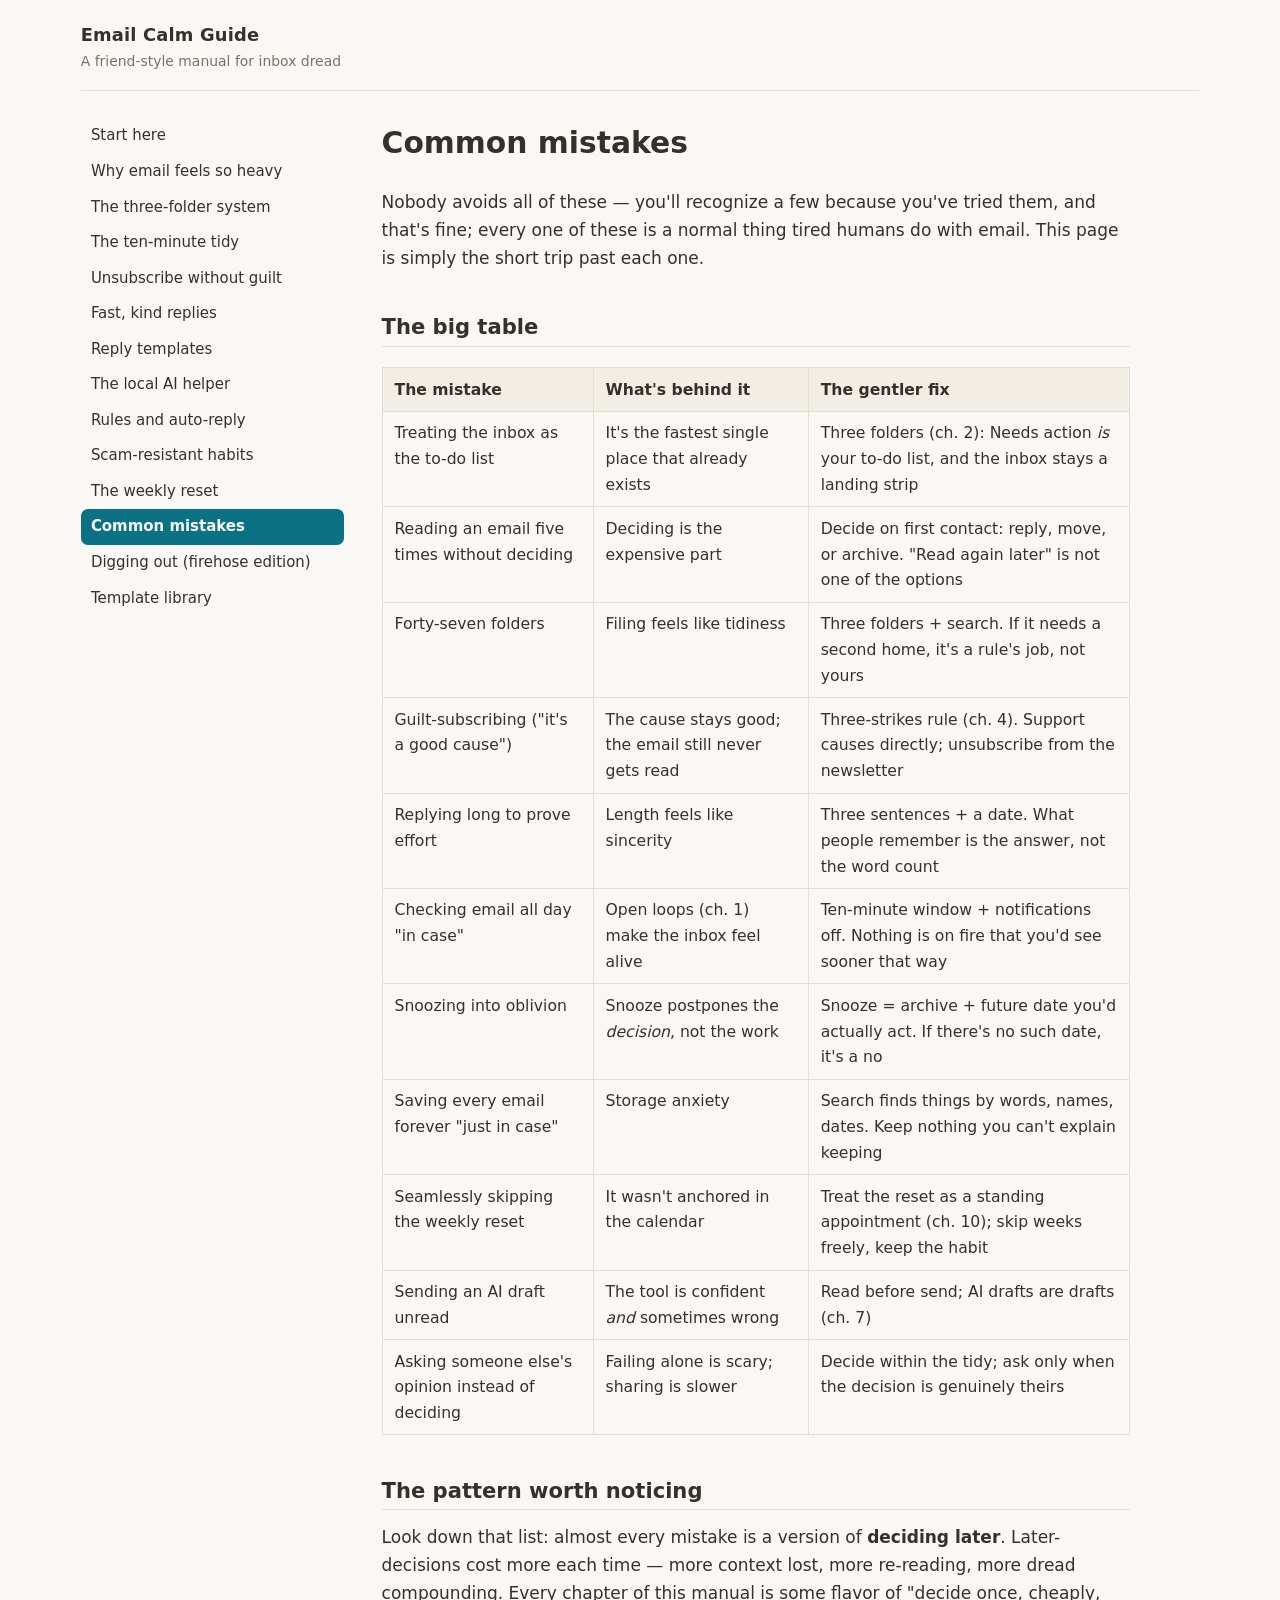
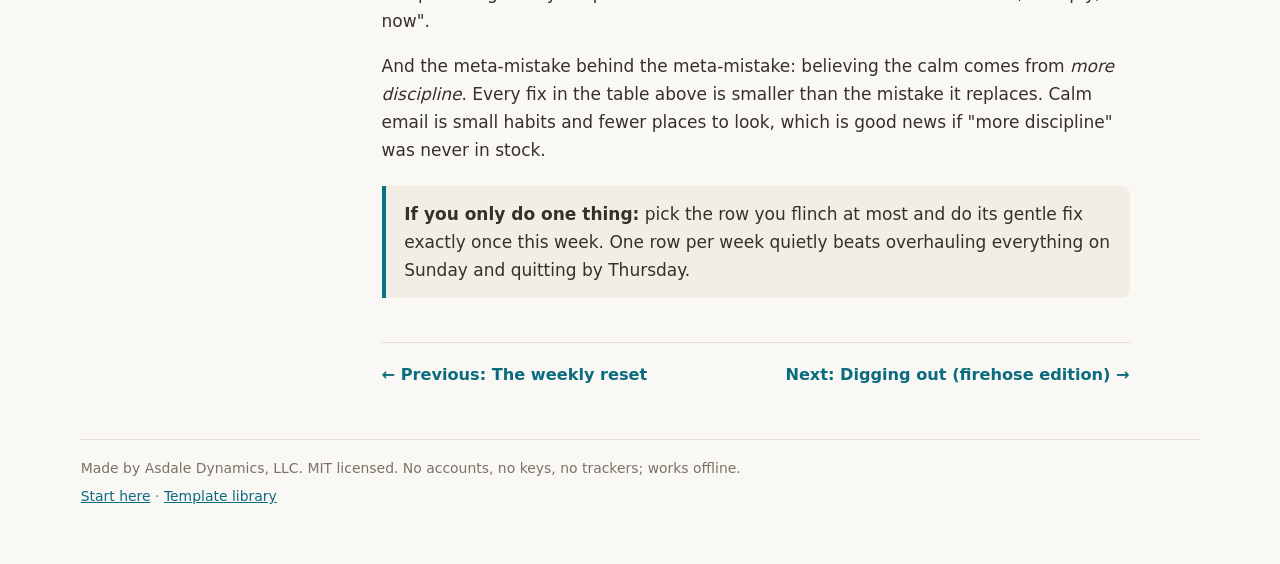
<file: site/11-common-mistakes.html>
<!doctype html>
<html lang="en">
<head>
<meta charset="utf-8">
<meta name="viewport" content="width=device-width, initial-scale=1">
<meta name="description" content="Nobody avoids all of these — you&#x27;ll recognize a few because you&#x27;ve tried them, and that&#x27;s fine; every one of these is a normal thing tired humans d...">
<meta name="generator" content="build.py">
<link rel="stylesheet" href="style.css">
<link rel="icon" href="data:image/svg+xml,%3Csvg xmlns='http://www.w3.org/2000/svg' viewBox='0 0 100 100'%3E%3Crect width='100' height='100' rx='18' fill='%230b7285'/%3E%3Cpath d='M20 32h60v36H20z' fill='none' stroke='%23fbf9f6' stroke-width='7'/%3E%3Cpath d='M20 36l30 22 30-22' fill='none' stroke='%23fbf9f6' stroke-width='7'/%3E%3C/svg%3E">
<title>Common mistakes &middot; Email Calm Guide</title>
</head>
<body>
<input id="nav-toggle" class="nav-toggle" type="checkbox" tabindex="-1" aria-hidden="true">
<div class="wrap">
<header class="masthead">
  <p class="brand"><a href="index.html">Email Calm Guide</a><span class="tagline">A friend-style manual for inbox dread</span></p>
  <label class="menu" for="nav-toggle">Menu</label>
</header>
<div class="layout">
<nav class="chapternav" aria-label="Chapters">
<ol>
<li><a href="index.html">Start here</a></li>
<li><a href="01-why-email-feels-so-heavy.html">Why email feels so heavy</a></li>
<li><a href="02-the-three-folder-system.html">The three-folder system</a></li>
<li><a href="03-the-ten-minute-tidy.html">The ten-minute tidy</a></li>
<li><a href="04-unsubscribe-without-guilt.html">Unsubscribe without guilt</a></li>
<li><a href="05-fast-kind-replies.html">Fast, kind replies</a></li>
<li><a href="06-reply-templates.html">Reply templates</a></li>
<li><a href="07-the-local-ai-helper.html">The local AI helper</a></li>
<li><a href="08-rules-and-auto-reply.html">Rules and auto-reply</a></li>
<li><a href="09-scam-resistant-habits.html">Scam-resistant habits</a></li>
<li><a href="10-the-weekly-reset.html">The weekly reset</a></li>
<li><a class="here" aria-current="page" href="11-common-mistakes.html">Common mistakes</a></li>
<li><a href="12-digging-out.html">Digging out (firehose edition)</a></li>
<li><a href="templates.html">Template library</a></li>
</ol>
</nav>
<main class="content" id="main">
<h1 id="common-mistakes">Common mistakes</h1>
<p>Nobody avoids all of these — you&#x27;ll recognize a few because you&#x27;ve tried them, and that&#x27;s fine; every one of these is a normal thing tired humans do with email. This page is simply the short trip past each one.</p>
<h2 id="the-big-table">The big table</h2>
<div class="tablewrap"><table>
<thead><tr><th>The mistake</th><th>What's behind it</th><th>The gentler fix</th></tr></thead>
<tbody>
<tr><td>Treating the inbox as the to-do list</td><td>It's the fastest single place that already exists</td><td>Three folders (ch. 2): Needs action <em>is</em> your to-do list, and the inbox stays a landing strip</td></tr>
<tr><td>Reading an email five times without deciding</td><td>Deciding is the expensive part</td><td>Decide on first contact: reply, move, or archive. "Read again later" is not one of the options</td></tr>
<tr><td>Forty-seven folders</td><td>Filing feels like tidiness</td><td>Three folders + search. If it needs a second home, it's a rule's job, not yours</td></tr>
<tr><td>Guilt-subscribing ("it's a good cause")</td><td>The cause stays good; the email still never gets read</td><td>Three-strikes rule (ch. 4). Support causes directly; unsubscribe from the newsletter</td></tr>
<tr><td>Replying long to prove effort</td><td>Length feels like sincerity</td><td>Three sentences + a date. What people remember is the answer, not the word count</td></tr>
<tr><td>Checking email all day "in case"</td><td>Open loops (ch. 1) make the inbox feel alive</td><td>Ten-minute window + notifications off. Nothing is on fire that you'd see sooner that way</td></tr>
<tr><td>Snoozing into oblivion</td><td>Snooze postpones the <em>decision</em>, not the work</td><td>Snooze = archive + future date you'd actually act. If there's no such date, it's a no</td></tr>
<tr><td>Saving every email forever "just in case"</td><td>Storage anxiety</td><td>Search finds things by words, names, dates. Keep nothing you can't explain keeping</td></tr>
<tr><td>Seamlessly skipping the weekly reset</td><td>It wasn't anchored in the calendar</td><td>Treat the reset as a standing appointment (ch. 10); skip weeks freely, keep the habit</td></tr>
<tr><td>Sending an AI draft unread</td><td>The tool is confident <em>and</em> sometimes wrong</td><td>Read before send; AI drafts are drafts (ch. 7)</td></tr>
<tr><td>Asking someone else's opinion instead of deciding</td><td>Failing alone is scary; sharing is slower</td><td>Decide within the tidy; ask only when the decision is genuinely theirs</td></tr>
</tbody>
</table></div>
<h2 id="the-pattern-worth-noticing">The pattern worth noticing</h2>
<p>Look down that list: almost every mistake is a version of <strong>deciding later</strong>. Later-decisions cost more each time — more context lost, more re-reading, more dread compounding. Every chapter of this manual is some flavor of &quot;decide once, cheaply, now&quot;.</p>
<p>And the meta-mistake behind the meta-mistake: believing the calm comes from <em>more discipline</em>. Every fix in the table above is smaller than the mistake it replaces. Calm email is small habits and fewer places to look, which is good news if &quot;more discipline&quot; was never in stock.</p>
<blockquote><p><strong>If you only do one thing:</strong> pick the row you flinch at most and do its gentle fix exactly once this week. One row per week quietly beats overhauling everything on Sunday and quitting by Thursday.</p></blockquote>
<nav class="pnav" aria-label="Adjacent pages"><a class="pnav-prev" href="10-the-weekly-reset.html">&larr; Previous: The weekly reset</a>
<a class="pnav-next" href="12-digging-out.html">Next: Digging out (firehose edition) &rarr;</a></nav>
</main>
</div>
<footer class="pagefoot">
<p>Made by Asdale Dynamics, LLC. MIT licensed. No accounts, no keys, no trackers; works offline.</p>
<p><a href="index.html">Start here</a> &middot; <a href="templates.html">Template library</a></p>
</footer>
</div>

</body>
</html>
</file>
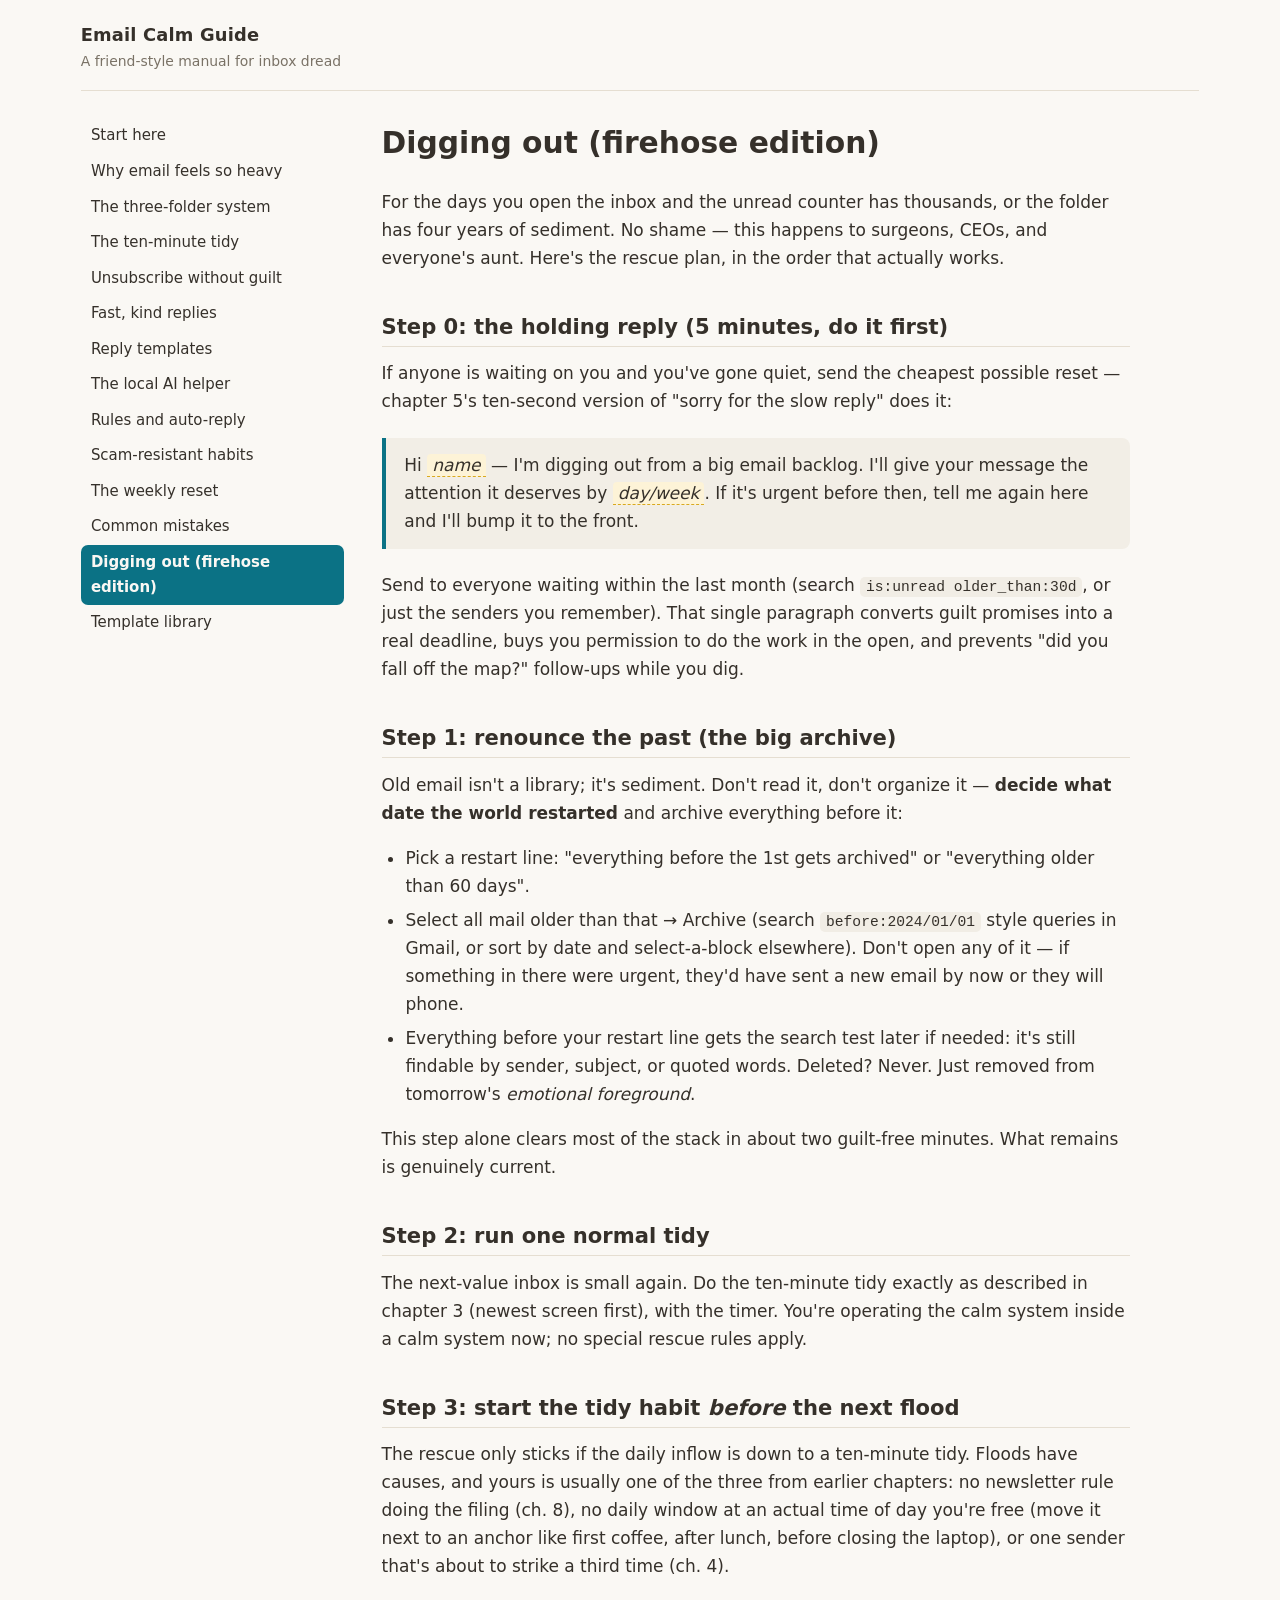
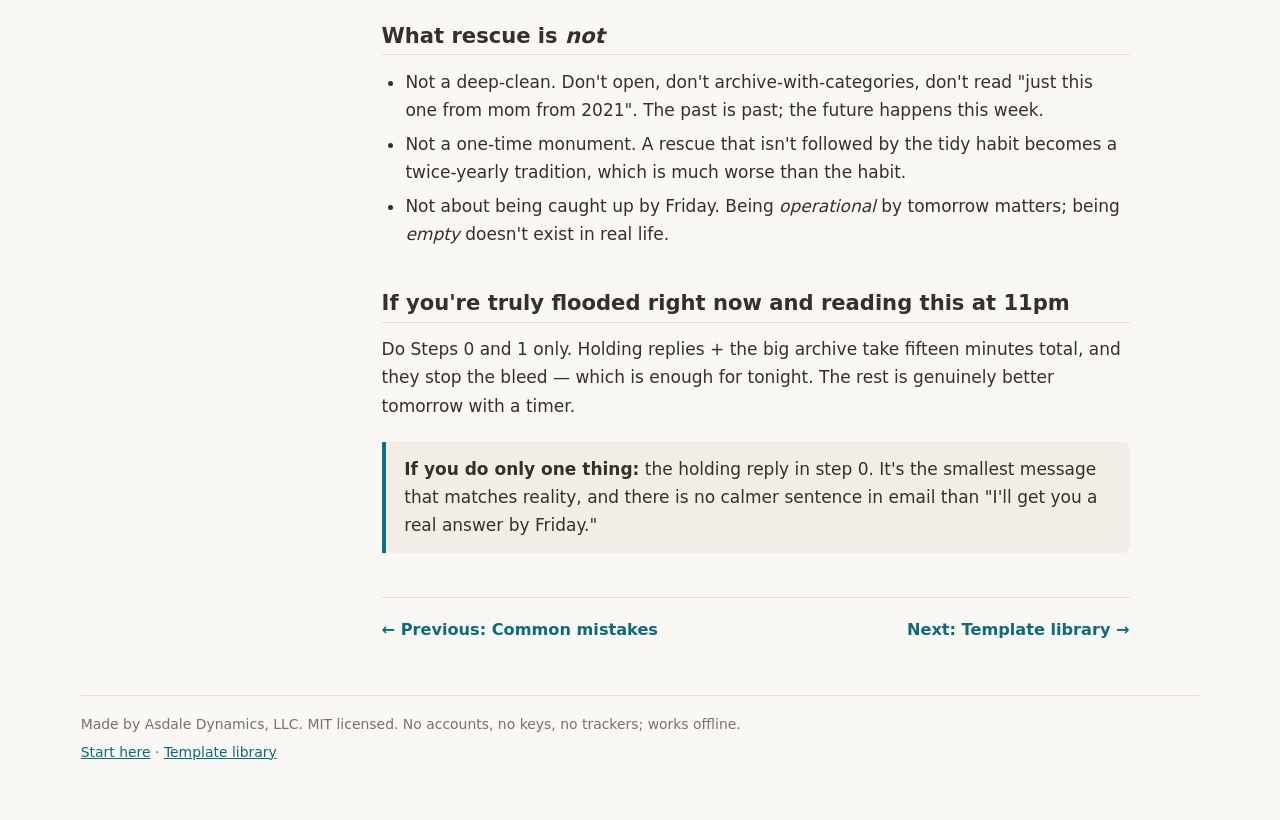
<file: site/12-digging-out.html>
<!doctype html>
<html lang="en">
<head>
<meta charset="utf-8">
<meta name="viewport" content="width=device-width, initial-scale=1">
<meta name="description" content="For the days you open the inbox and the unread counter has thousands, or the folder has four years of sediment. No shame — this happens to surgeons...">
<meta name="generator" content="build.py">
<link rel="stylesheet" href="style.css">
<link rel="icon" href="data:image/svg+xml,%3Csvg xmlns='http://www.w3.org/2000/svg' viewBox='0 0 100 100'%3E%3Crect width='100' height='100' rx='18' fill='%230b7285'/%3E%3Cpath d='M20 32h60v36H20z' fill='none' stroke='%23fbf9f6' stroke-width='7'/%3E%3Cpath d='M20 36l30 22 30-22' fill='none' stroke='%23fbf9f6' stroke-width='7'/%3E%3C/svg%3E">
<title>Digging out (firehose edition) &middot; Email Calm Guide</title>
</head>
<body>
<input id="nav-toggle" class="nav-toggle" type="checkbox" tabindex="-1" aria-hidden="true">
<div class="wrap">
<header class="masthead">
  <p class="brand"><a href="index.html">Email Calm Guide</a><span class="tagline">A friend-style manual for inbox dread</span></p>
  <label class="menu" for="nav-toggle">Menu</label>
</header>
<div class="layout">
<nav class="chapternav" aria-label="Chapters">
<ol>
<li><a href="index.html">Start here</a></li>
<li><a href="01-why-email-feels-so-heavy.html">Why email feels so heavy</a></li>
<li><a href="02-the-three-folder-system.html">The three-folder system</a></li>
<li><a href="03-the-ten-minute-tidy.html">The ten-minute tidy</a></li>
<li><a href="04-unsubscribe-without-guilt.html">Unsubscribe without guilt</a></li>
<li><a href="05-fast-kind-replies.html">Fast, kind replies</a></li>
<li><a href="06-reply-templates.html">Reply templates</a></li>
<li><a href="07-the-local-ai-helper.html">The local AI helper</a></li>
<li><a href="08-rules-and-auto-reply.html">Rules and auto-reply</a></li>
<li><a href="09-scam-resistant-habits.html">Scam-resistant habits</a></li>
<li><a href="10-the-weekly-reset.html">The weekly reset</a></li>
<li><a href="11-common-mistakes.html">Common mistakes</a></li>
<li><a class="here" aria-current="page" href="12-digging-out.html">Digging out (firehose edition)</a></li>
<li><a href="templates.html">Template library</a></li>
</ol>
</nav>
<main class="content" id="main">
<h1 id="digging-out-firehose-edition">Digging out (firehose edition)</h1>
<p>For the days you open the inbox and the unread counter has thousands, or the folder has four years of sediment. No shame — this happens to surgeons, CEOs, and everyone&#x27;s aunt. Here&#x27;s the rescue plan, in the order that actually works.</p>
<h2 id="step-0-the-holding-reply-5-minutes-do-it-first">Step 0: the holding reply (5 minutes, do it first)</h2>
<p>If anyone is waiting on you and you&#x27;ve gone quiet, send the cheapest possible reset — chapter 5&#x27;s ten-second version of &quot;sorry for the slow reply&quot; does it:</p>
<blockquote><p>Hi <span class="fill">name</span> — I&#x27;m digging out from a big email backlog. I&#x27;ll give your message the attention it deserves by <span class="fill">day/week</span>. If it&#x27;s urgent before then, tell me again here and I&#x27;ll bump it to the front.</p></blockquote>
<p>Send to everyone waiting within the last month (search <code>is:unread older_than:30d</code>, or just the senders you remember). That single paragraph converts guilt promises into a real deadline, buys you permission to do the work in the open, and prevents &quot;did you fall off the map?&quot; follow-ups while you dig.</p>
<h2 id="step-1-renounce-the-past-the-big-archive">Step 1: renounce the past (the big archive)</h2>
<p>Old email isn&#x27;t a library; it&#x27;s sediment. Don&#x27;t read it, don&#x27;t organize it — <strong>decide what date the world restarted</strong> and archive everything before it:</p>
<ul><li>Pick a restart line: &quot;everything before the 1st gets archived&quot; or &quot;everything older than 60 days&quot;.</li><li>Select all mail older than that → Archive (search <code>before:2024/01/01</code> style queries in Gmail, or sort by date and select-a-block elsewhere). Don&#x27;t open any of it — if something in there were urgent, they&#x27;d have sent a new email by now or they will phone.</li><li>Everything before your restart line gets the search test later if needed: it&#x27;s still findable by sender, subject, or quoted words. Deleted? Never. Just removed from tomorrow&#x27;s <em>emotional foreground</em>.</li></ul>
<p>This step alone clears most of the stack in about two guilt-free minutes. What remains is genuinely current.</p>
<h2 id="step-2-run-one-normal-tidy">Step 2: run one normal tidy</h2>
<p>The next-value inbox is small again. Do the ten-minute tidy exactly as described in chapter 3 (newest screen first), with the timer. You&#x27;re operating the calm system inside a calm system now; no special rescue rules apply.</p>
<h2 id="step-3-start-the-tidy-habit-before-the-next-flood">Step 3: start the tidy habit <em>before</em> the next flood</h2>
<p>The rescue only sticks if the daily inflow is down to a ten-minute tidy. Floods have causes, and yours is usually one of the three from earlier chapters: no newsletter rule doing the filing (ch. 8), no daily window at an actual time of day you&#x27;re free (move it next to an anchor like first coffee, after lunch, before closing the laptop), or one sender that&#x27;s about to strike a third time (ch. 4).</p>
<h2 id="what-rescue-is-not">What rescue is <em>not</em></h2>
<ul><li>Not a deep-clean. Don&#x27;t open, don&#x27;t archive-with-categories, don&#x27;t read &quot;just this one from mom from 2021&quot;. The past is past; the future happens this week.</li><li>Not a one-time monument. A rescue that isn&#x27;t followed by the tidy habit becomes a twice-yearly tradition, which is much worse than the habit.</li><li>Not about being caught up by Friday. Being <em>operational</em> by tomorrow matters; being <em>empty</em> doesn&#x27;t exist in real life.</li></ul>
<h2 id="if-you-re-truly-flooded-right-now-and-reading-this-at-11pm">If you&#x27;re truly flooded right now and reading this at 11pm</h2>
<p>Do Steps 0 and 1 only. Holding replies + the big archive take fifteen minutes total, and they stop the bleed — which is enough for tonight. The rest is genuinely better tomorrow with a timer.</p>
<blockquote><p><strong>If you do only one thing:</strong> the holding reply in step 0. It&#x27;s the smallest message that matches reality, and there is no calmer sentence in email than &quot;I&#x27;ll get you a real answer by Friday.&quot;</p></blockquote>
<nav class="pnav" aria-label="Adjacent pages"><a class="pnav-prev" href="11-common-mistakes.html">&larr; Previous: Common mistakes</a>
<a class="pnav-next" href="templates.html">Next: Template library &rarr;</a></nav>
</main>
</div>
<footer class="pagefoot">
<p>Made by Asdale Dynamics, LLC. MIT licensed. No accounts, no keys, no trackers; works offline.</p>
<p><a href="index.html">Start here</a> &middot; <a href="templates.html">Template library</a></p>
</footer>
</div>

</body>
</html>
</file>
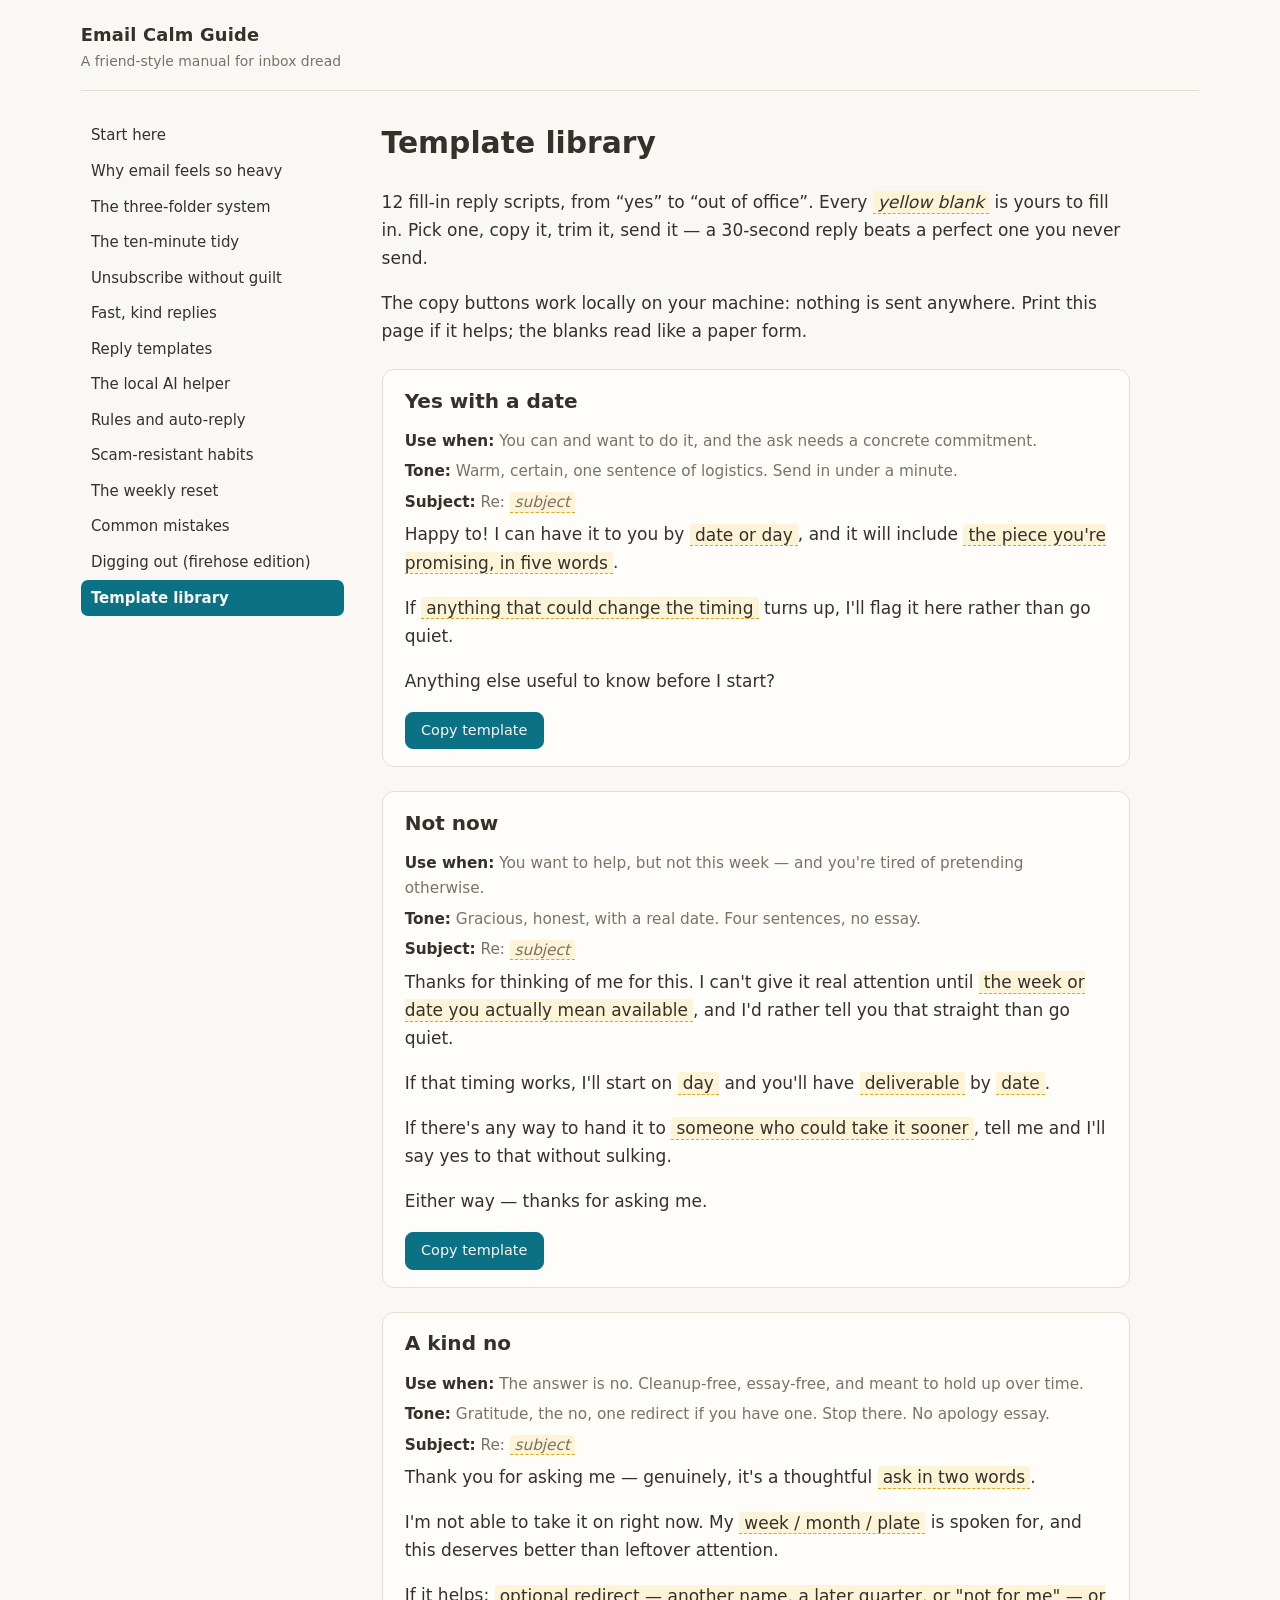
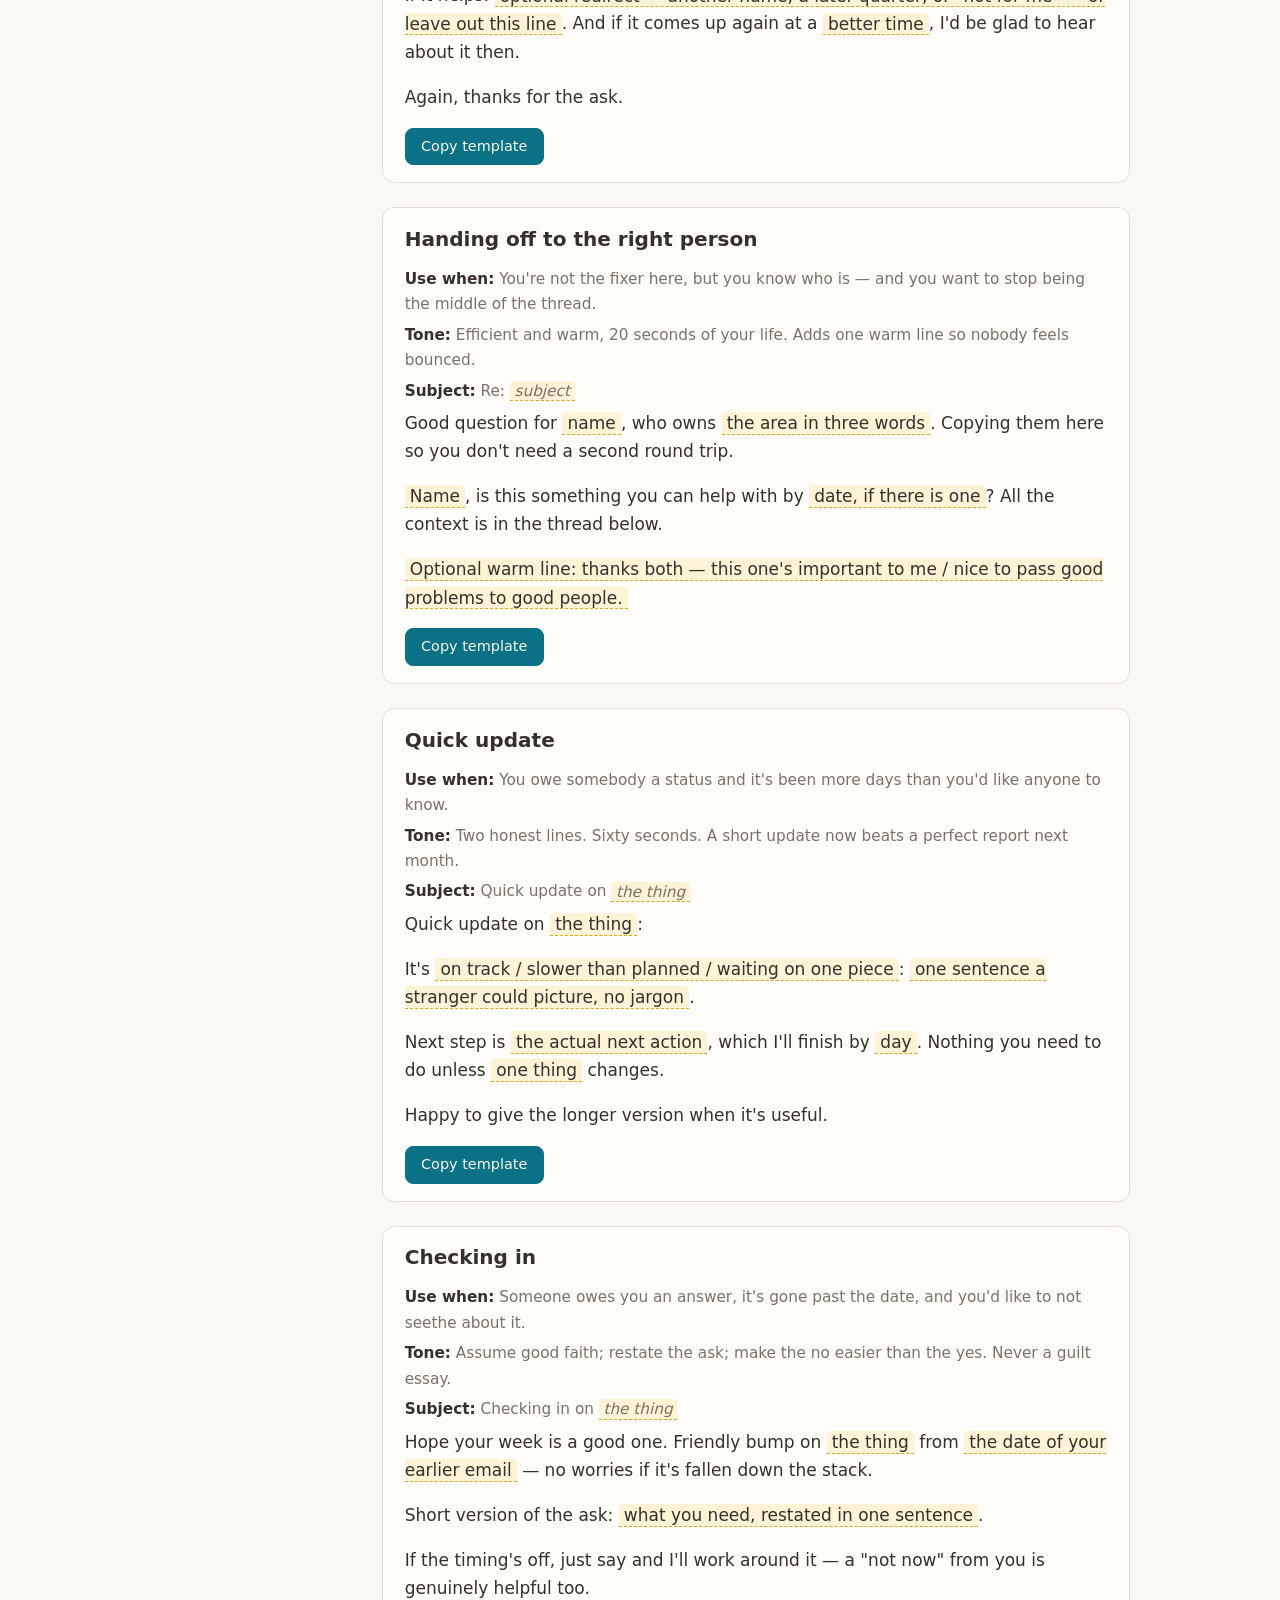
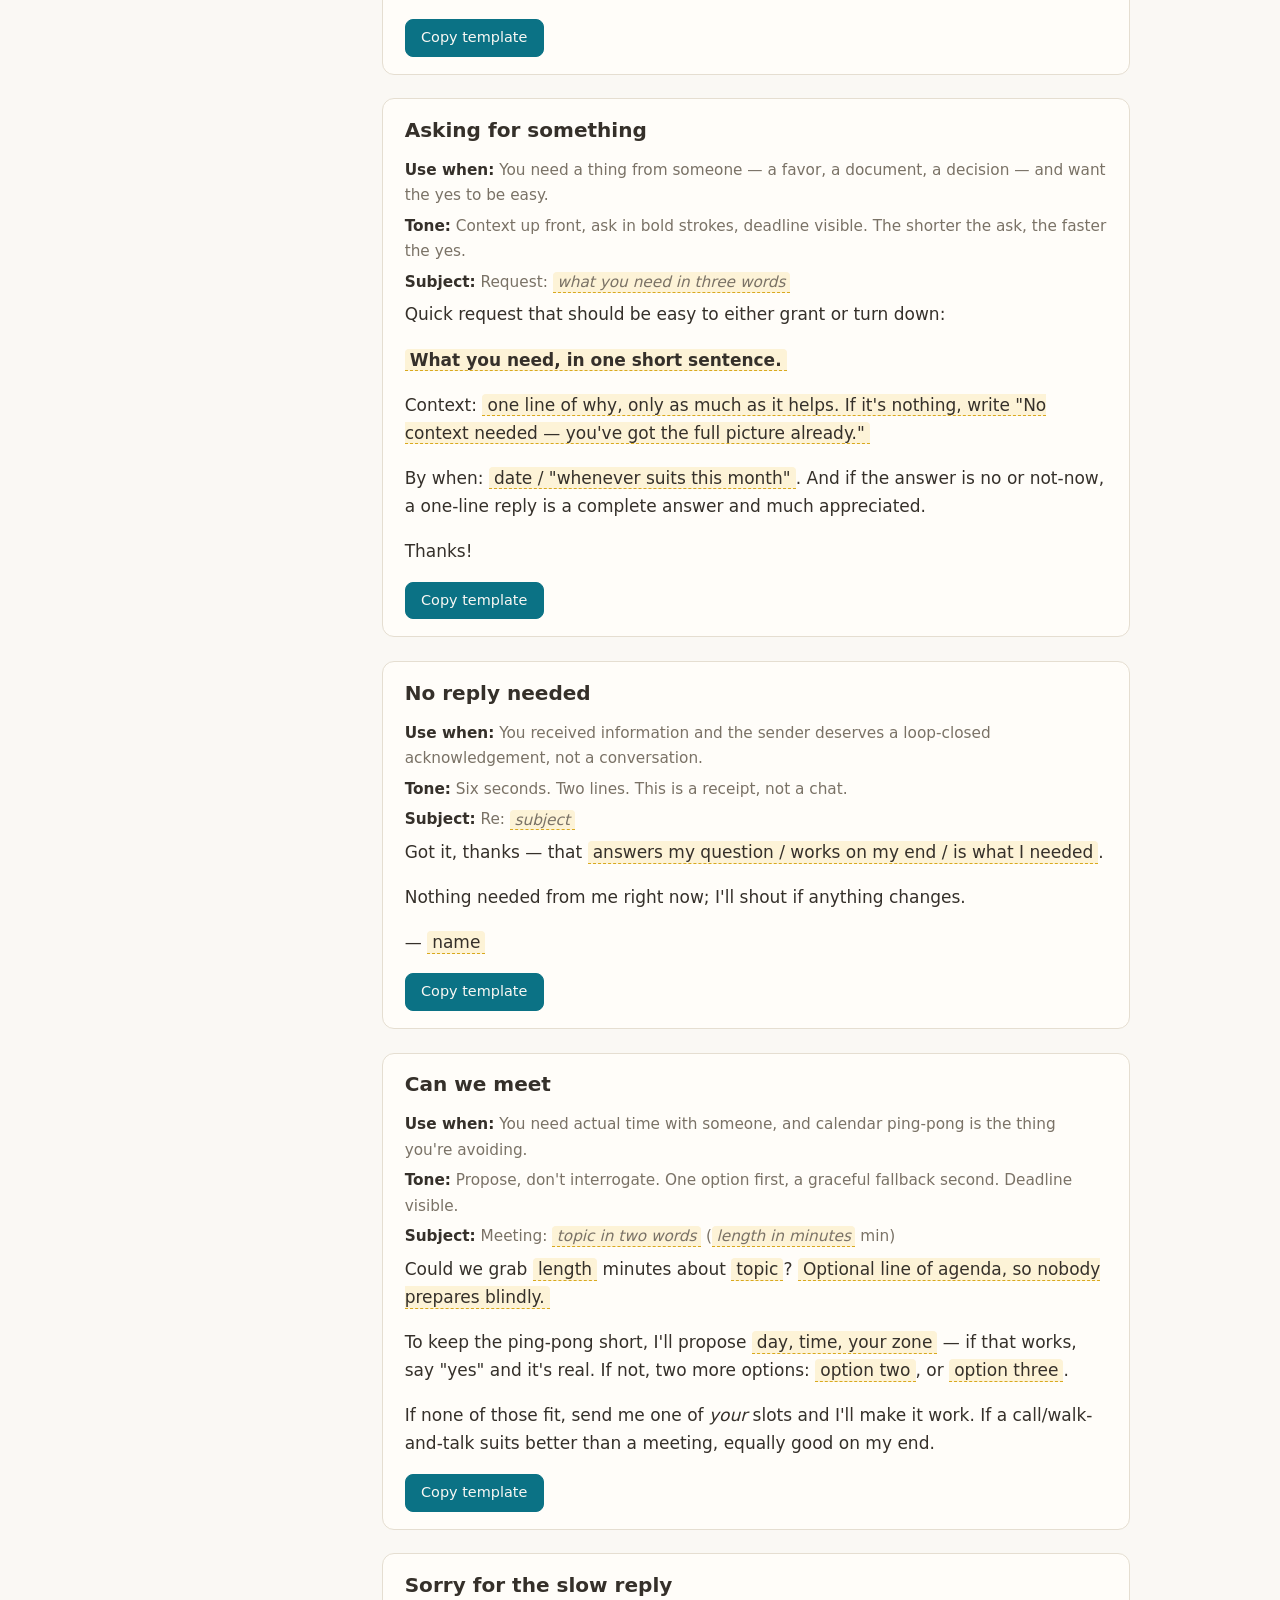
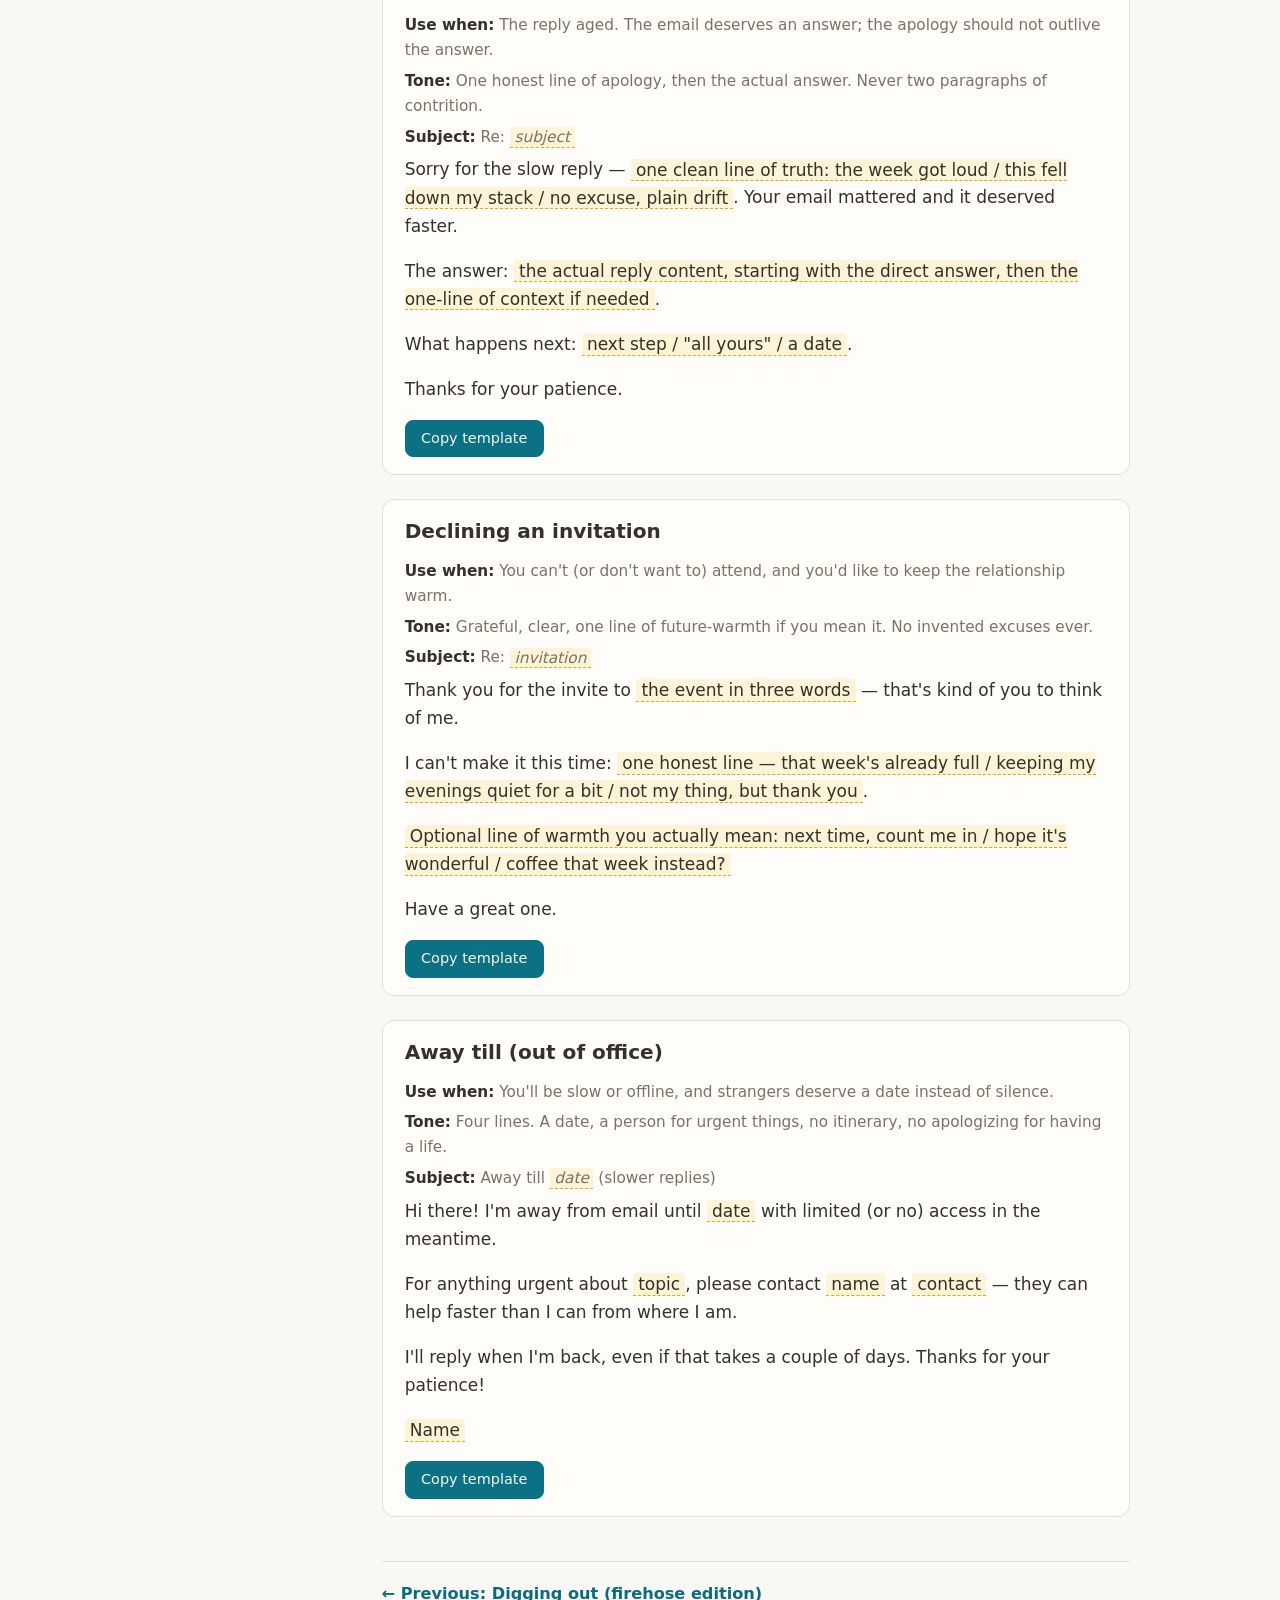
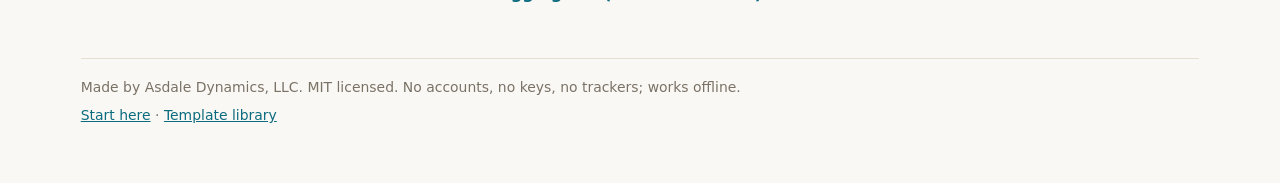
<file: site/templates.html>
<!doctype html>
<html lang="en">
<head>
<meta charset="utf-8">
<meta name="viewport" content="width=device-width, initial-scale=1">
<meta name="description" content="12 fill-in replies for awkward emails: yes, not now, a kind no, checking in, out of office, and more. Local only; nothing is sent anywhere.">
<meta name="generator" content="build.py">
<link rel="stylesheet" href="style.css">
<link rel="icon" href="data:image/svg+xml,%3Csvg xmlns='http://www.w3.org/2000/svg' viewBox='0 0 100 100'%3E%3Crect width='100' height='100' rx='18' fill='%230b7285'/%3E%3Cpath d='M20 32h60v36H20z' fill='none' stroke='%23fbf9f6' stroke-width='7'/%3E%3Cpath d='M20 36l30 22 30-22' fill='none' stroke='%23fbf9f6' stroke-width='7'/%3E%3C/svg%3E">
<title>Template library &middot; Email Calm Guide</title>
</head>
<body>
<input id="nav-toggle" class="nav-toggle" type="checkbox" tabindex="-1" aria-hidden="true">
<div class="wrap">
<header class="masthead">
  <p class="brand"><a href="index.html">Email Calm Guide</a><span class="tagline">A friend-style manual for inbox dread</span></p>
  <label class="menu" for="nav-toggle">Menu</label>
</header>
<div class="layout">
<nav class="chapternav" aria-label="Chapters">
<ol>
<li><a href="index.html">Start here</a></li>
<li><a href="01-why-email-feels-so-heavy.html">Why email feels so heavy</a></li>
<li><a href="02-the-three-folder-system.html">The three-folder system</a></li>
<li><a href="03-the-ten-minute-tidy.html">The ten-minute tidy</a></li>
<li><a href="04-unsubscribe-without-guilt.html">Unsubscribe without guilt</a></li>
<li><a href="05-fast-kind-replies.html">Fast, kind replies</a></li>
<li><a href="06-reply-templates.html">Reply templates</a></li>
<li><a href="07-the-local-ai-helper.html">The local AI helper</a></li>
<li><a href="08-rules-and-auto-reply.html">Rules and auto-reply</a></li>
<li><a href="09-scam-resistant-habits.html">Scam-resistant habits</a></li>
<li><a href="10-the-weekly-reset.html">The weekly reset</a></li>
<li><a href="11-common-mistakes.html">Common mistakes</a></li>
<li><a href="12-digging-out.html">Digging out (firehose edition)</a></li>
<li><a class="here" aria-current="page" href="templates.html">Template library</a></li>
</ol>
</nav>
<main class="content" id="main">
<h1>Template library</h1>
<p>12 fill-in reply scripts, from &ldquo;yes&rdquo; to &ldquo;out of office&rdquo;. Every <span class="fill">yellow blank</span> is yours to fill in. Pick one, copy it, trim it, send it &mdash; a 30-second reply beats a perfect one you never send.</p>
<p>The copy buttons work locally on your machine: nothing is sent anywhere. Print this page if it helps; the blanks read like a paper form.</p>

<section class="tpl" id="tpl-yes-with-a-date">
<h2>Yes with a date</h2>
<p class="tpl-meta"><strong>Use when:</strong> You can and want to do it, and the ask needs a concrete commitment.</p>
<p class="tpl-meta"><strong>Tone:</strong> Warm, certain, one sentence of logistics. Send in under a minute.</p>
<p class="tpl-meta tpl-subject"><strong>Subject:</strong> Re: <span class="fill">subject</span></p>
<div class="tpl-body"><p>Happy to! I can have it to you by <span class="fill">date or day</span>, and it will include <span class="fill">the piece you&#x27;re promising, in five words</span>.</p>
<p>If <span class="fill">anything that could change the timing</span> turns up, I&#x27;ll flag it here rather than go quiet.</p>
<p>Anything else useful to know before I start?</p></div>
<div class="tpl-actions"><button class="copy-btn" data-copy="#copy-1" type="button">Copy template</button></div>
<script type="text/plain" class="tpl-raw" id="copy-1">Subject: Re: __subject__

Happy to! I can have it to you by __date or day__, and it will include __the piece you're promising, in five words__.

If __anything that could change the timing__ turns up, I'll flag it here rather than go quiet.

Anything else useful to know before I start?
</script>
</section>

<section class="tpl" id="tpl-not-now">
<h2>Not now</h2>
<p class="tpl-meta"><strong>Use when:</strong> You want to help, but not this week — and you&#x27;re tired of pretending otherwise.</p>
<p class="tpl-meta"><strong>Tone:</strong> Gracious, honest, with a real date. Four sentences, no essay.</p>
<p class="tpl-meta tpl-subject"><strong>Subject:</strong> Re: <span class="fill">subject</span></p>
<div class="tpl-body"><p>Thanks for thinking of me for this. I can&#x27;t give it real attention until <span class="fill">the week or date you actually mean available</span>, and I&#x27;d rather tell you that straight than go quiet.</p>
<p>If that timing works, I&#x27;ll start on <span class="fill">day</span> and you&#x27;ll have <span class="fill">deliverable</span> by <span class="fill">date</span>.</p>
<p>If there&#x27;s any way to hand it to <span class="fill">someone who could take it sooner</span>, tell me and I&#x27;ll say yes to that without sulking.</p>
<p>Either way — thanks for asking me.</p></div>
<div class="tpl-actions"><button class="copy-btn" data-copy="#copy-2" type="button">Copy template</button></div>
<script type="text/plain" class="tpl-raw" id="copy-2">Subject: Re: __subject__

Thanks for thinking of me for this. I can't give it real attention until __the week or date you actually mean available__, and I'd rather tell you that straight than go quiet.

If that timing works, I'll start on __day__ and you'll have __deliverable__ by __date__.

If there's any way to hand it to __someone who could take it sooner__, tell me and I'll say yes to that without sulking.

Either way — thanks for asking me.
</script>
</section>

<section class="tpl" id="tpl-a-kind-no">
<h2>A kind no</h2>
<p class="tpl-meta"><strong>Use when:</strong> The answer is no. Cleanup-free, essay-free, and meant to hold up over time.</p>
<p class="tpl-meta"><strong>Tone:</strong> Gratitude, the no, one redirect if you have one. Stop there. No apology essay.</p>
<p class="tpl-meta tpl-subject"><strong>Subject:</strong> Re: <span class="fill">subject</span></p>
<div class="tpl-body"><p>Thank you for asking me — genuinely, it&#x27;s a thoughtful <span class="fill">ask in two words</span>.</p>
<p>I&#x27;m not able to take it on right now. My <span class="fill">week / month / plate</span> is spoken for, and this deserves better than leftover attention.</p>
<p>If it helps: <span class="fill">optional redirect — another name, a later quarter, or &quot;not for me&quot; — or leave out this line</span>. And if it comes up again at a <span class="fill">better time</span>, I&#x27;d be glad to hear about it then.</p>
<p>Again, thanks for the ask.</p></div>
<div class="tpl-actions"><button class="copy-btn" data-copy="#copy-3" type="button">Copy template</button></div>
<script type="text/plain" class="tpl-raw" id="copy-3">Subject: Re: __subject__

Thank you for asking me — genuinely, it's a thoughtful __ask in two words__.

I'm not able to take it on right now. My __week / month / plate__ is spoken for, and this deserves better than leftover attention.

If it helps: __optional redirect — another name, a later quarter, or "not for me" — or leave out this line__. And if it comes up again at a __better time__, I'd be glad to hear about it then.

Again, thanks for the ask.
</script>
</section>

<section class="tpl" id="tpl-handing-off-to-the-right-person">
<h2>Handing off to the right person</h2>
<p class="tpl-meta"><strong>Use when:</strong> You&#x27;re not the fixer here, but you know who is — and you want to stop being the middle of the thread.</p>
<p class="tpl-meta"><strong>Tone:</strong> Efficient and warm, 20 seconds of your life. Adds one warm line so nobody feels bounced.</p>
<p class="tpl-meta tpl-subject"><strong>Subject:</strong> Re: <span class="fill">subject</span></p>
<div class="tpl-body"><p>Good question for <span class="fill">name</span>, who owns <span class="fill">the area in three words</span>. Copying them here so you don&#x27;t need a second round trip.</p>
<p><span class="fill">Name</span>, is this something you can help with by <span class="fill">date, if there is one</span>? All the context is in the thread below.</p>
<p><span class="fill">Optional warm line: thanks both — this one&#x27;s important to me / nice to pass good problems to good people.</span></p></div>
<div class="tpl-actions"><button class="copy-btn" data-copy="#copy-4" type="button">Copy template</button></div>
<script type="text/plain" class="tpl-raw" id="copy-4">Subject: Re: __subject__

Good question for __name__, who owns __the area in three words__. Copying them here so you don't need a second round trip.

__Name__, is this something you can help with by __date, if there is one__? All the context is in the thread below.

__Optional warm line: thanks both — this one's important to me / nice to pass good problems to good people.__
</script>
</section>

<section class="tpl" id="tpl-quick-update">
<h2>Quick update</h2>
<p class="tpl-meta"><strong>Use when:</strong> You owe somebody a status and it&#x27;s been more days than you&#x27;d like anyone to know.</p>
<p class="tpl-meta"><strong>Tone:</strong> Two honest lines. Sixty seconds. A short update now beats a perfect report next month.</p>
<p class="tpl-meta tpl-subject"><strong>Subject:</strong> Quick update on <span class="fill">the thing</span></p>
<div class="tpl-body"><p>Quick update on <span class="fill">the thing</span>:</p>
<p>It&#x27;s <span class="fill">on track / slower than planned / waiting on one piece</span>: <span class="fill">one sentence a stranger could picture, no jargon</span>.</p>
<p>Next step is <span class="fill">the actual next action</span>, which I&#x27;ll finish by <span class="fill">day</span>. Nothing you need to do unless <span class="fill">one thing</span> changes.</p>
<p>Happy to give the longer version when it&#x27;s useful.</p></div>
<div class="tpl-actions"><button class="copy-btn" data-copy="#copy-5" type="button">Copy template</button></div>
<script type="text/plain" class="tpl-raw" id="copy-5">Subject: Quick update on __the thing__

Quick update on __the thing__:

It's __on track / slower than planned / waiting on one piece__: __one sentence a stranger could picture, no jargon__.

Next step is __the actual next action__, which I'll finish by __day__. Nothing you need to do unless __one thing__ changes.

Happy to give the longer version when it's useful.
</script>
</section>

<section class="tpl" id="tpl-checking-in">
<h2>Checking in</h2>
<p class="tpl-meta"><strong>Use when:</strong> Someone owes you an answer, it&#x27;s gone past the date, and you&#x27;d like to not seethe about it.</p>
<p class="tpl-meta"><strong>Tone:</strong> Assume good faith; restate the ask; make the no easier than the yes. Never a guilt essay.</p>
<p class="tpl-meta tpl-subject"><strong>Subject:</strong> Checking in on <span class="fill">the thing</span></p>
<div class="tpl-body"><p>Hope your week is a good one. Friendly bump on <span class="fill">the thing</span> from <span class="fill">the date of your earlier email</span> — no worries if it&#x27;s fallen down the stack.</p>
<p>Short version of the ask: <span class="fill">what you need, restated in one sentence</span>.</p>
<p>If the timing&#x27;s off, just say and I&#x27;ll work around it — a &quot;not now&quot; from you is genuinely helpful too.</p></div>
<div class="tpl-actions"><button class="copy-btn" data-copy="#copy-6" type="button">Copy template</button></div>
<script type="text/plain" class="tpl-raw" id="copy-6">Subject: Checking in on __the thing__

Hope your week is a good one. Friendly bump on __the thing__ from __the date of your earlier email__ — no worries if it's fallen down the stack.

Short version of the ask: __what you need, restated in one sentence__.

If the timing's off, just say and I'll work around it — a "not now" from you is genuinely helpful too.
</script>
</section>

<section class="tpl" id="tpl-asking-for-something">
<h2>Asking for something</h2>
<p class="tpl-meta"><strong>Use when:</strong> You need a thing from someone — a favor, a document, a decision — and want the yes to be easy.</p>
<p class="tpl-meta"><strong>Tone:</strong> Context up front, ask in bold strokes, deadline visible. The shorter the ask, the faster the yes.</p>
<p class="tpl-meta tpl-subject"><strong>Subject:</strong> Request: <span class="fill">what you need in three words</span></p>
<div class="tpl-body"><p>Quick request that should be easy to either grant or turn down:</p>
<p><strong><span class="fill">What you need, in one short sentence.</span></strong></p>
<p>Context: <span class="fill">one line of why, only as much as it helps. If it&#x27;s nothing, write &quot;No context needed — you&#x27;ve got the full picture already.&quot;</span></p>
<p>By when: <span class="fill">date / &quot;whenever suits this month&quot;</span>. And if the answer is no or not-now, a one-line reply is a complete answer and much appreciated.</p>
<p>Thanks!</p></div>
<div class="tpl-actions"><button class="copy-btn" data-copy="#copy-7" type="button">Copy template</button></div>
<script type="text/plain" class="tpl-raw" id="copy-7">Subject: Request: __what you need in three words__

Quick request that should be easy to either grant or turn down:

**__What you need, in one short sentence.__**

Context: __one line of why, only as much as it helps. If it's nothing, write "No context needed — you've got the full picture already."__

By when: __date / "whenever suits this month"__. And if the answer is no or not-now, a one-line reply is a complete answer and much appreciated.

Thanks!
</script>
</section>

<section class="tpl" id="tpl-no-reply-needed">
<h2>No reply needed</h2>
<p class="tpl-meta"><strong>Use when:</strong> You received information and the sender deserves a loop-closed acknowledgement, not a conversation.</p>
<p class="tpl-meta"><strong>Tone:</strong> Six seconds. Two lines. This is a receipt, not a chat.</p>
<p class="tpl-meta tpl-subject"><strong>Subject:</strong> Re: <span class="fill">subject</span></p>
<div class="tpl-body"><p>Got it, thanks — that <span class="fill">answers my question / works on my end / is what I needed</span>.</p>
<p>Nothing needed from me right now; I&#x27;ll shout if anything changes.</p>
<p>— <span class="fill">name</span></p></div>
<div class="tpl-actions"><button class="copy-btn" data-copy="#copy-8" type="button">Copy template</button></div>
<script type="text/plain" class="tpl-raw" id="copy-8">Subject: Re: __subject__

Got it, thanks — that __answers my question / works on my end / is what I needed__.

Nothing needed from me right now; I'll shout if anything changes.

— __name__
</script>
</section>

<section class="tpl" id="tpl-can-we-meet">
<h2>Can we meet</h2>
<p class="tpl-meta"><strong>Use when:</strong> You need actual time with someone, and calendar ping-pong is the thing you&#x27;re avoiding.</p>
<p class="tpl-meta"><strong>Tone:</strong> Propose, don&#x27;t interrogate. One option first, a graceful fallback second. Deadline visible.</p>
<p class="tpl-meta tpl-subject"><strong>Subject:</strong> Meeting: <span class="fill">topic in two words</span> (<span class="fill">length in minutes</span> min)</p>
<div class="tpl-body"><p>Could we grab <span class="fill">length</span> minutes about <span class="fill">topic</span>? <span class="fill">Optional line of agenda, so nobody prepares blindly.</span></p>
<p>To keep the ping-pong short, I&#x27;ll propose <span class="fill">day, time, your zone</span> — if that works, say &quot;yes&quot; and it&#x27;s real. If not, two more options: <span class="fill">option two</span>, or <span class="fill">option three</span>.</p>
<p>If none of those fit, send me one of <em>your</em> slots and I&#x27;ll make it work. If a call/walk-and-talk suits better than a meeting, equally good on my end.</p></div>
<div class="tpl-actions"><button class="copy-btn" data-copy="#copy-9" type="button">Copy template</button></div>
<script type="text/plain" class="tpl-raw" id="copy-9">Subject: Meeting: __topic in two words__ (__length in minutes__ min)

Could we grab __length__ minutes about __topic__? __Optional line of agenda, so nobody prepares blindly.__

To keep the ping-pong short, I'll propose __day, time, your zone__ — if that works, say "yes" and it's real. If not, two more options: __option two__, or __option three__.

If none of those fit, send me one of *your* slots and I'll make it work. If a call/walk-and-talk suits better than a meeting, equally good on my end.
</script>
</section>

<section class="tpl" id="tpl-sorry-for-the-slow-reply">
<h2>Sorry for the slow reply</h2>
<p class="tpl-meta"><strong>Use when:</strong> The reply aged. The email deserves an answer; the apology should not outlive the answer.</p>
<p class="tpl-meta"><strong>Tone:</strong> One honest line of apology, then the actual answer. Never two paragraphs of contrition.</p>
<p class="tpl-meta tpl-subject"><strong>Subject:</strong> Re: <span class="fill">subject</span></p>
<div class="tpl-body"><p>Sorry for the slow reply — <span class="fill">one clean line of truth: the week got loud / this fell down my stack / no excuse, plain drift</span>. Your email mattered and it deserved faster.</p>
<p>The answer: <span class="fill">the actual reply content, starting with the direct answer, then the one-line of context if needed</span>.</p>
<p>What happens next: <span class="fill">next step / &quot;all yours&quot; / a date</span>.</p>
<p>Thanks for your patience.</p></div>
<div class="tpl-actions"><button class="copy-btn" data-copy="#copy-10" type="button">Copy template</button></div>
<script type="text/plain" class="tpl-raw" id="copy-10">Subject: Re: __subject__

Sorry for the slow reply — __one clean line of truth: the week got loud / this fell down my stack / no excuse, plain drift__. Your email mattered and it deserved faster.

The answer: __the actual reply content, starting with the direct answer, then the one-line of context if needed__.

What happens next: __next step / "all yours" / a date__.

Thanks for your patience.
</script>
</section>

<section class="tpl" id="tpl-declining-an-invitation">
<h2>Declining an invitation</h2>
<p class="tpl-meta"><strong>Use when:</strong> You can&#x27;t (or don&#x27;t want to) attend, and you&#x27;d like to keep the relationship warm.</p>
<p class="tpl-meta"><strong>Tone:</strong> Grateful, clear, one line of future-warmth if you mean it. No invented excuses ever.</p>
<p class="tpl-meta tpl-subject"><strong>Subject:</strong> Re: <span class="fill">invitation</span></p>
<div class="tpl-body"><p>Thank you for the invite to <span class="fill">the event in three words</span> — that&#x27;s kind of you to think of me.</p>
<p>I can&#x27;t make it this time: <span class="fill">one honest line — that week&#x27;s already full / keeping my evenings quiet for a bit / not my thing, but thank you</span>.</p>
<p><span class="fill">Optional line of warmth you actually mean: next time, count me in / hope it&#x27;s wonderful / coffee that week instead?</span></p>
<p>Have a great one.</p></div>
<div class="tpl-actions"><button class="copy-btn" data-copy="#copy-11" type="button">Copy template</button></div>
<script type="text/plain" class="tpl-raw" id="copy-11">Subject: Re: __invitation__

Thank you for the invite to __the event in three words__ — that's kind of you to think of me.

I can't make it this time: __one honest line — that week's already full / keeping my evenings quiet for a bit / not my thing, but thank you__.

__Optional line of warmth you actually mean: next time, count me in / hope it's wonderful / coffee that week instead?__

Have a great one.
</script>
</section>

<section class="tpl" id="tpl-away-till-out-of-office">
<h2>Away till (out of office)</h2>
<p class="tpl-meta"><strong>Use when:</strong> You&#x27;ll be slow or offline, and strangers deserve a date instead of silence.</p>
<p class="tpl-meta"><strong>Tone:</strong> Four lines. A date, a person for urgent things, no itinerary, no apologizing for having a life.</p>
<p class="tpl-meta tpl-subject"><strong>Subject:</strong> Away till <span class="fill">date</span> (slower replies)</p>
<div class="tpl-body"><p>Hi there! I&#x27;m away from email until <span class="fill">date</span> with limited (or no) access in the meantime.</p>
<p>For anything urgent about <span class="fill">topic</span>, please contact <span class="fill">name</span> at <span class="fill">contact</span> — they can help faster than I can from where I am.</p>
<p>I&#x27;ll reply when I&#x27;m back, even if that takes a couple of days. Thanks for your patience!</p>
<p><span class="fill">Name</span></p></div>
<div class="tpl-actions"><button class="copy-btn" data-copy="#copy-12" type="button">Copy template</button></div>
<script type="text/plain" class="tpl-raw" id="copy-12">Subject: Away till __date__ (slower replies)

Hi there! I'm away from email until __date__ with limited (or no) access in the meantime.

For anything urgent about __topic__, please contact __name__ at __contact__ — they can help faster than I can from where I am.

I'll reply when I'm back, even if that takes a couple of days. Thanks for your patience!

__Name__
</script>
</section>
<nav class="pnav" aria-label="Adjacent pages"><a class="pnav-prev" href="12-digging-out.html">&larr; Previous: Digging out (firehose edition)</a></nav>
</main>
</div>
<footer class="pagefoot">
<p>Made by Asdale Dynamics, LLC. MIT licensed. No accounts, no keys, no trackers; works offline.</p>
<p><a href="index.html">Start here</a> &middot; <a href="templates.html">Template library</a></p>
</footer>
</div>
<script>
document.addEventListener('click', function (e) {
  var btn = e.target.closest('.copy-btn');
  if (!btn) { return; }
  var host = document.querySelector(btn.getAttribute('data-copy'));
  var text = host ? host.textContent : '';
  function done() {
    btn.textContent = 'Copied';
    setTimeout(function () { btn.textContent = 'Copy template'; }, 1600);
  }
  function fallback() {
    var ta = document.createElement('textarea');
    ta.value = text;
    ta.style.position = 'fixed';
    ta.style.opacity = '0';
    document.body.appendChild(ta);
    ta.select();
    var ok = false;
    try { ok = document.execCommand('copy'); } catch (err) {}
    document.body.removeChild(ta);
    return ok;
  }
  if (navigator.clipboard && navigator.clipboard.writeText) {
    navigator.clipboard.writeText(text).then(done, function () {
      if (fallback()) { done(); }
    });
  } else if (fallback()) { done(); }
});
</script>
</body>
</html>
</file>
<file: site/style.css>
/* Email Calm Guide — warm, calm, zero-dependency styles. Local only. */

:root {
  --bg: #faf8f4;
  --ink: #35302a;
  --muted: #7a7266;
  --panel: #f2eee6;
  --line: #e5ded1;
  --link: #0b6b7f;
  --accent: #0b7285;
  --fill: #fdf3d7;
  --fill-line: #d9a91f;
  --card: #fffdf9;
  --code: #f1ede5;
}

@media (prefers-color-scheme: dark) {
  :root {
    --bg: #181b1e;
    --ink: #d9d4cb;
    --muted: #97918a;
    --panel: #212428;
    --line: #343a40;
    --link: #7ec8d8;
    --accent: #7ec8d8;
    --fill: #4d4322;
    --fill-line: #8d7a2b;
    --card: #1f2125;
    --code: #23272c;
  }
}

* { box-sizing: border-box; }

html {
  font-size: 17px;
  -webkit-text-size-adjust: 100%;
}

body {
  margin: 0;
  background: var(--bg);
  color: var(--ink);
  font-family: ui-sans-serif, system-ui, -apple-system, "Segoe UI", Roboto,
    "Helvetica Neue", Arial, sans-serif;
  line-height: 1.65;
}

a { color: var(--link); }
a:hover { text-decoration-thickness: 2px; }

.wrap {
  max-width: 68rem;
  margin: 0 auto;
  padding: 0 1.1rem 3rem;
}

/* masthead */
.masthead {
  display: flex;
  align-items: baseline;
  justify-content: space-between;
  gap: 1rem;
  padding: 1.2rem 0 1rem;
  border-bottom: 1px solid var(--line);
  margin-bottom: 1.6rem;
}
.brand { margin: 0; font-size: 1.05rem; }
.brand a { color: var(--ink); text-decoration: none; font-weight: 700; letter-spacing: 0.01em; }
.brand a:hover { color: var(--accent); }
.tagline { display: block; color: var(--muted); font-size: 0.82rem; font-weight: 400; }
.menu {
  display: none;
  border: 1px solid var(--line);
  border-radius: 8px;
  padding: 0.3rem 0.8rem;
  font-size: 0.85rem;
  color: var(--link);
  cursor: pointer;
  user-select: none;
}
.nav-toggle { position: absolute; left: -9999px; }

/* layout: chapter rail + content */
.layout { display: flex; gap: 2.2rem; align-items: flex-start; }
.chapternav {
  flex: 0 0 15.5rem;
  position: sticky;
  top: 1rem;
  font-size: 0.88rem;
}
.chapternav ol { list-style: none; margin: 0; padding: 0; }
.chapternav li { margin: 0; }
.chapternav a {
  display: block;
  padding: 0.32rem 0.6rem;
  border-radius: 7px;
  color: var(--ink);
  text-decoration: none;
}
.chapternav a:hover { background: var(--panel); }
.chapternav a.here {
  background: var(--accent);
  color: var(--bg);
  font-weight: 600;
}

.content { flex: 1; min-width: 0; max-width: 44rem; }

/* prose */
h1, h2, h3, h4 { line-height: 1.25; color: var(--ink); }
h1 { font-size: 1.75rem; margin: 0.2em 0 0.9em; }
h2 {
  font-size: 1.24rem;
  margin: 2em 0 0.6em;
  padding-bottom: 0.25em;
  border-bottom: 1px solid var(--line);
}
h3 { font-size: 1.02rem; margin: 1.6em 0 0.4em; }
p, li { overflow-wrap: break-word; }
p { margin: 0 0 1em; }
strong { font-weight: 650; }

li { margin: 0 0 0.35em; }
ul, ol { padding-left: 1.4rem; margin: 0 0 1em; }

li.task { list-style: none; margin-left: -1.4rem; }
li.task input[type="checkbox"] { margin-right: 0.5rem; accent-color: var(--accent); }

/* callouts */
blockquote {
  margin: 1.3em 0;
  padding: 0.8rem 1.1rem;
  border-left: 4px solid var(--accent);
  border-radius: 0 8px 8px 0;
  background: var(--panel);
  color: var(--ink);
}
blockquote p { margin: 0; }
blockquote p + p { margin-top: 0.6em; }

/* code */
code {
  font-family: ui-monospace, SFMono-Regular, Menlo, Consolas, monospace;
  font-size: 0.86em;
  background: var(--code);
  padding: 0.12em 0.4em;
  border-radius: 5px;
  overflow-wrap: break-word;
}
pre {
  margin: 1.2em 0;
  padding: 0.9rem 1.1rem;
  background: var(--code);
  border: 1px solid var(--line);
  border-radius: 10px;
  overflow-x: auto;
  line-height: 1.5;
}
pre code { background: none; padding: 0; font-size: 0.84rem; }

/* tables */
.tablewrap { overflow-x: auto; margin: 1.2em 0; }
table { border-collapse: collapse; width: 100%; font-size: 0.92rem; }
th, td {
  text-align: left;
  vertical-align: top;
  border: 1px solid var(--line);
  padding: 0.5rem 0.7rem;
}
th { background: var(--panel); font-weight: 650; }

/* fancy details */
hr.rule { border: 0; border-top: 1px solid var(--line); margin: 2.2rem 0; }

/* fill-in blanks */
.fill {
  background: var(--fill);
  border-bottom: 1.5px dashed var(--fill-line);
  border-radius: 4px 4px 0 0;
  padding: 0.05em 0.3em;
  font-style: italic;
}

/* template cards */
.tpl {
  background: var(--card);
  border: 1px solid var(--line);
  border-radius: 12px;
  padding: 1.1rem 1.3rem 1rem;
  margin: 1.4em 0;
}
.tpl h2 { margin: 0 0 0.5em; border-bottom: 0; font-size: 1.18rem; }
.tpl-config { border-bottom: 0; }
.tpl-meta { color: var(--muted); font-size: 0.9rem; margin: 0 0 0.35em; }
.tpl-meta strong { color: var(--ink); font-weight: 600; }
.tpl-body .fill { font-style: normal; }
.tpl-actions { margin-top: 0.8rem; }
.copy-btn {
  border: 1px solid var(--accent);
  background: var(--accent);
  color: var(--bg);
  font: inherit;
  font-size: 0.85rem;
  padding: 0.35rem 0.9rem;
  border-radius: 8px;
  cursor: pointer;
}
.copy-btn:hover { filter: brightness(1.08); }
.copy-btn:active { transform: translateY(1px); }
.tpl-raw { display: none; }

/* prev / next */
.pnav {
  display: flex;
  justify-content: space-between;
  gap: 1rem;
  margin-top: 2.6rem;
  padding-top: 1.1rem;
  border-top: 1px solid var(--line);
  font-size: 0.95rem;
}
.pnav a { text-decoration: none; font-weight: 600; }
.pnav a:hover { text-decoration: underline; }

/* footer */
.pagefoot {
  margin-top: 3rem;
  padding-top: 1rem;
  border-top: 1px solid var(--line);
  color: var(--muted);
  font-size: 0.82rem;
}
.pagefoot p { margin: 0 0 0.3rem; }

/* small screens */
@media (max-width: 56rem) {
  .layout { display: block; }
  .menu { display: inline-block; }
  .chapternav { display: none; margin: 0 0 1.4rem; position: static; flex: none; }
  .chapternav a { padding: 0.45rem 0.7rem; }
  #nav-toggle:checked ~ .wrap .chapternav { display: block; }
  h1 { font-size: 1.5rem; }
}

/* print */
@media print {
  .chapternav, .pnav, .menu, .copy-btn { display: none !important; }
  body { background: #fff; }
  .wrap { max-width: none; padding: 0; }
  .content { max-width: none; }
  .tpl { break-inside: avoid; border: 1px solid #ccc; }
  h2 { break-after: avoid; }
  .fill { background: #ffe9a8; }
}
</file>
